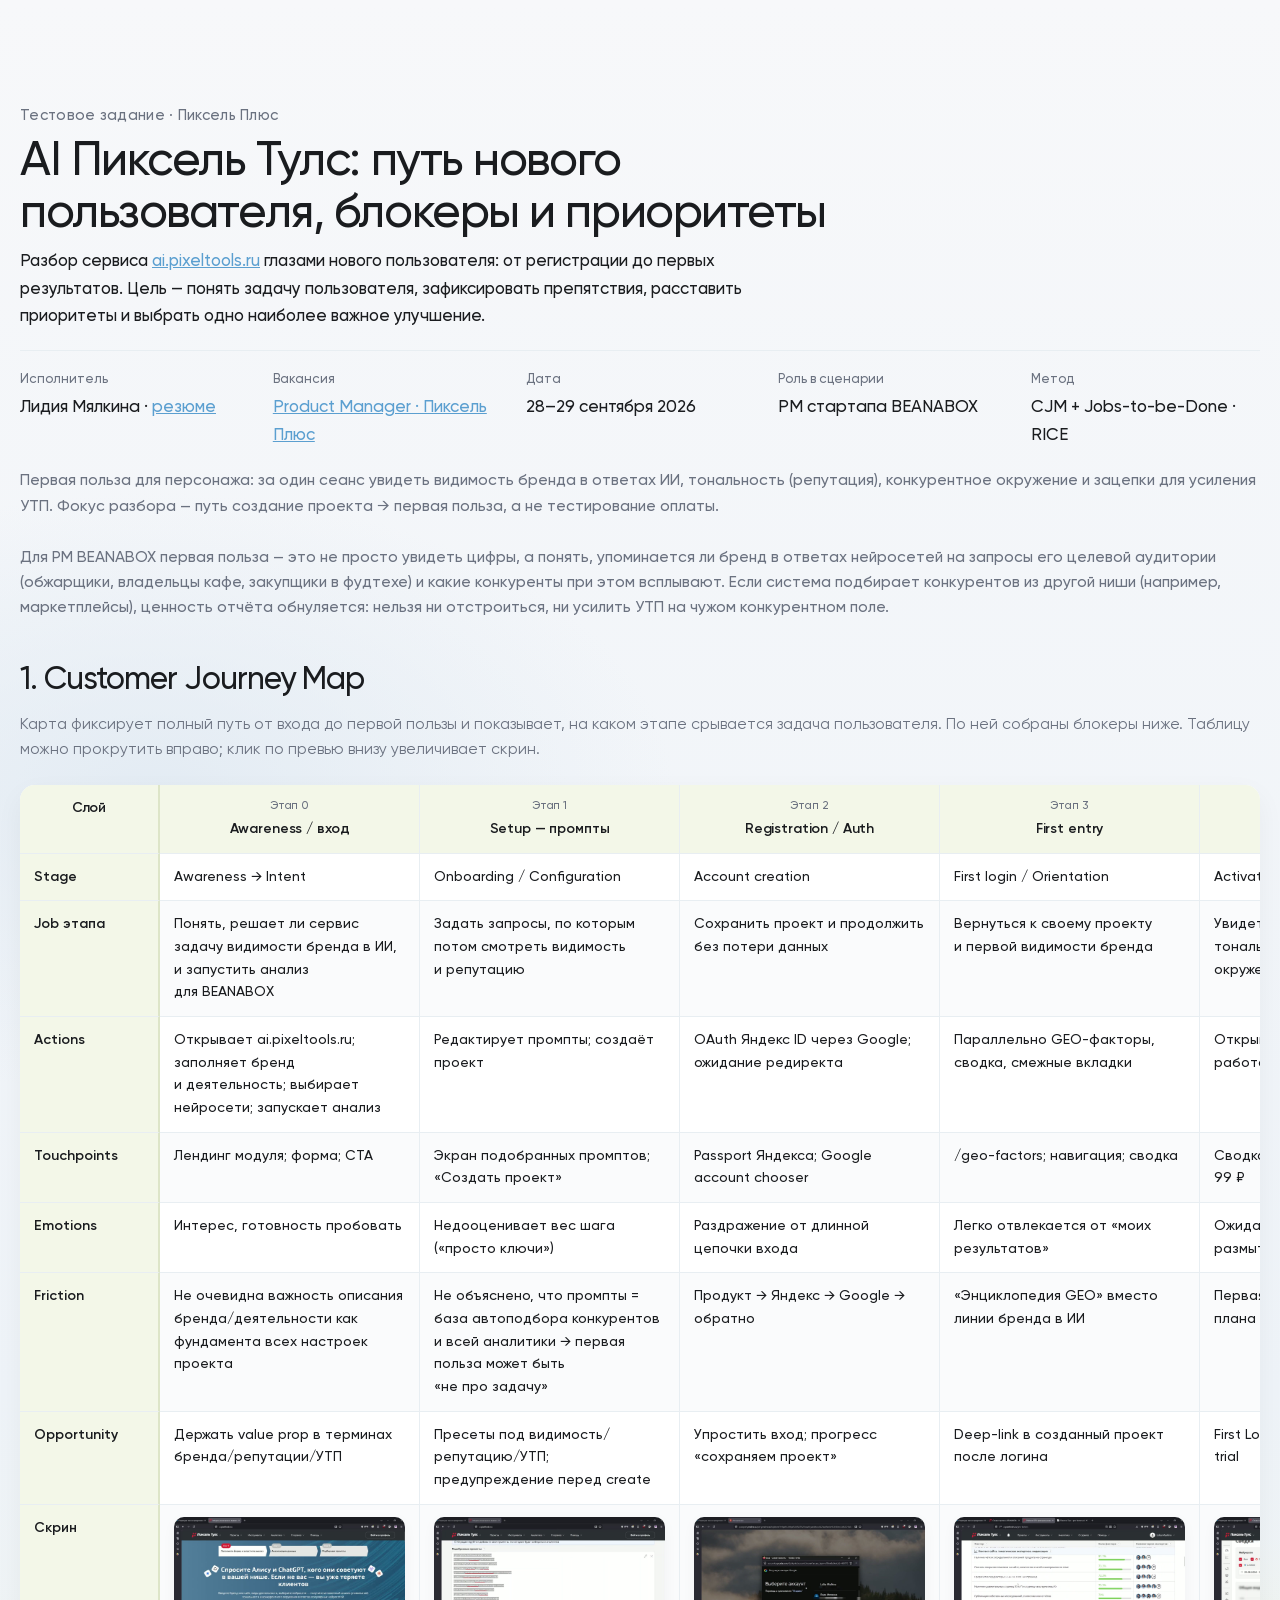
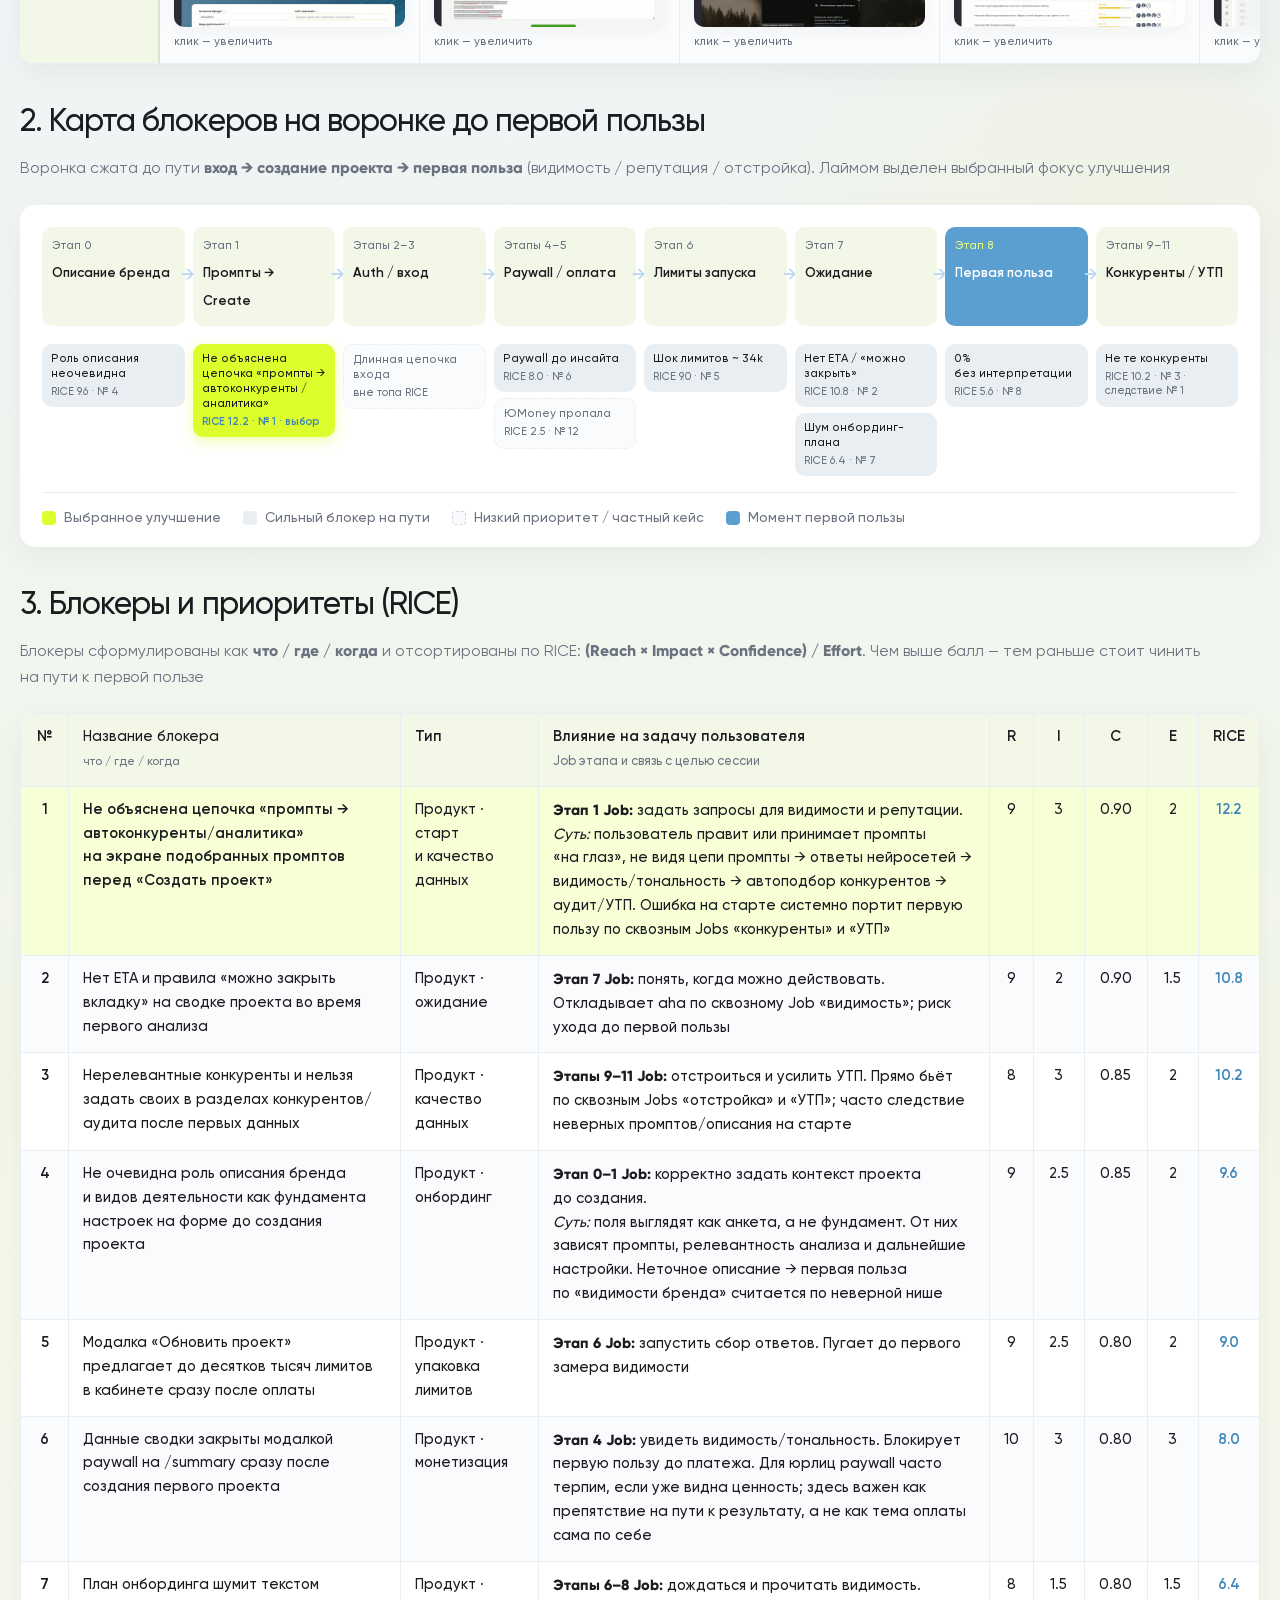
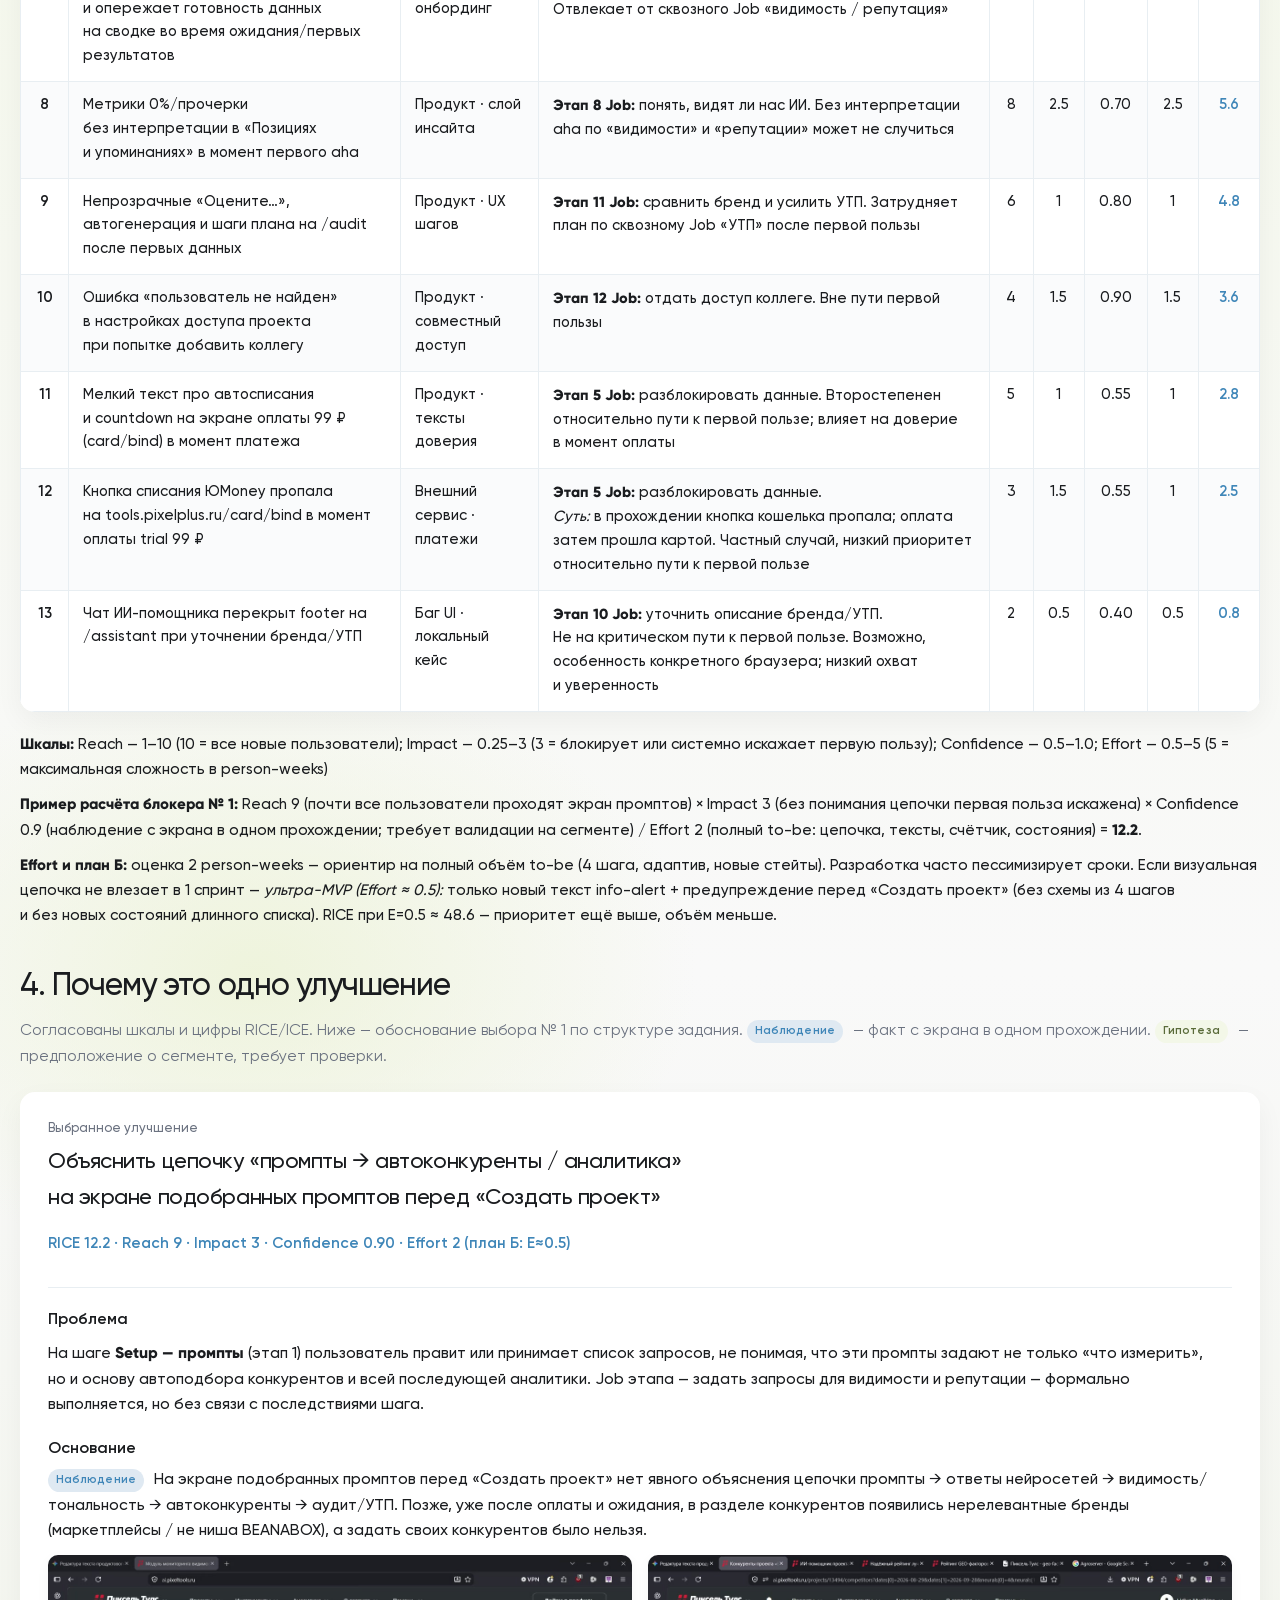
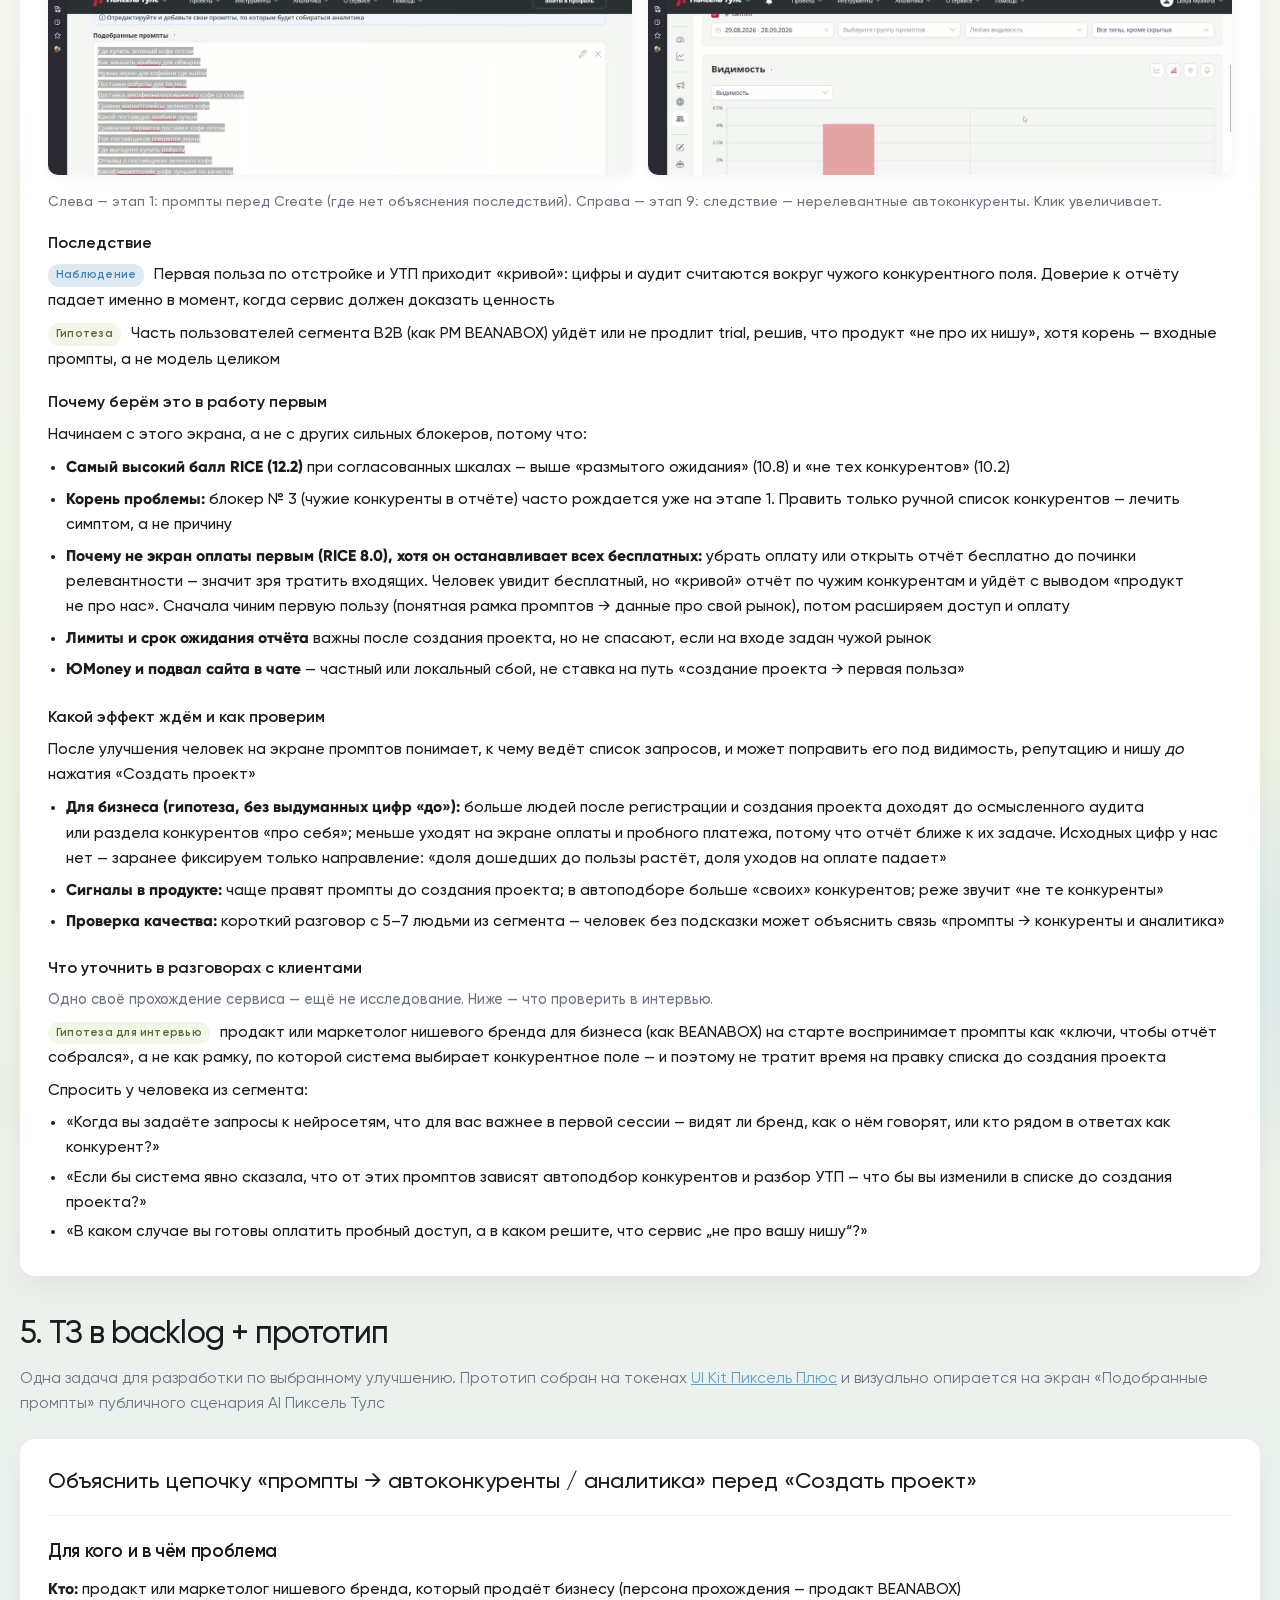
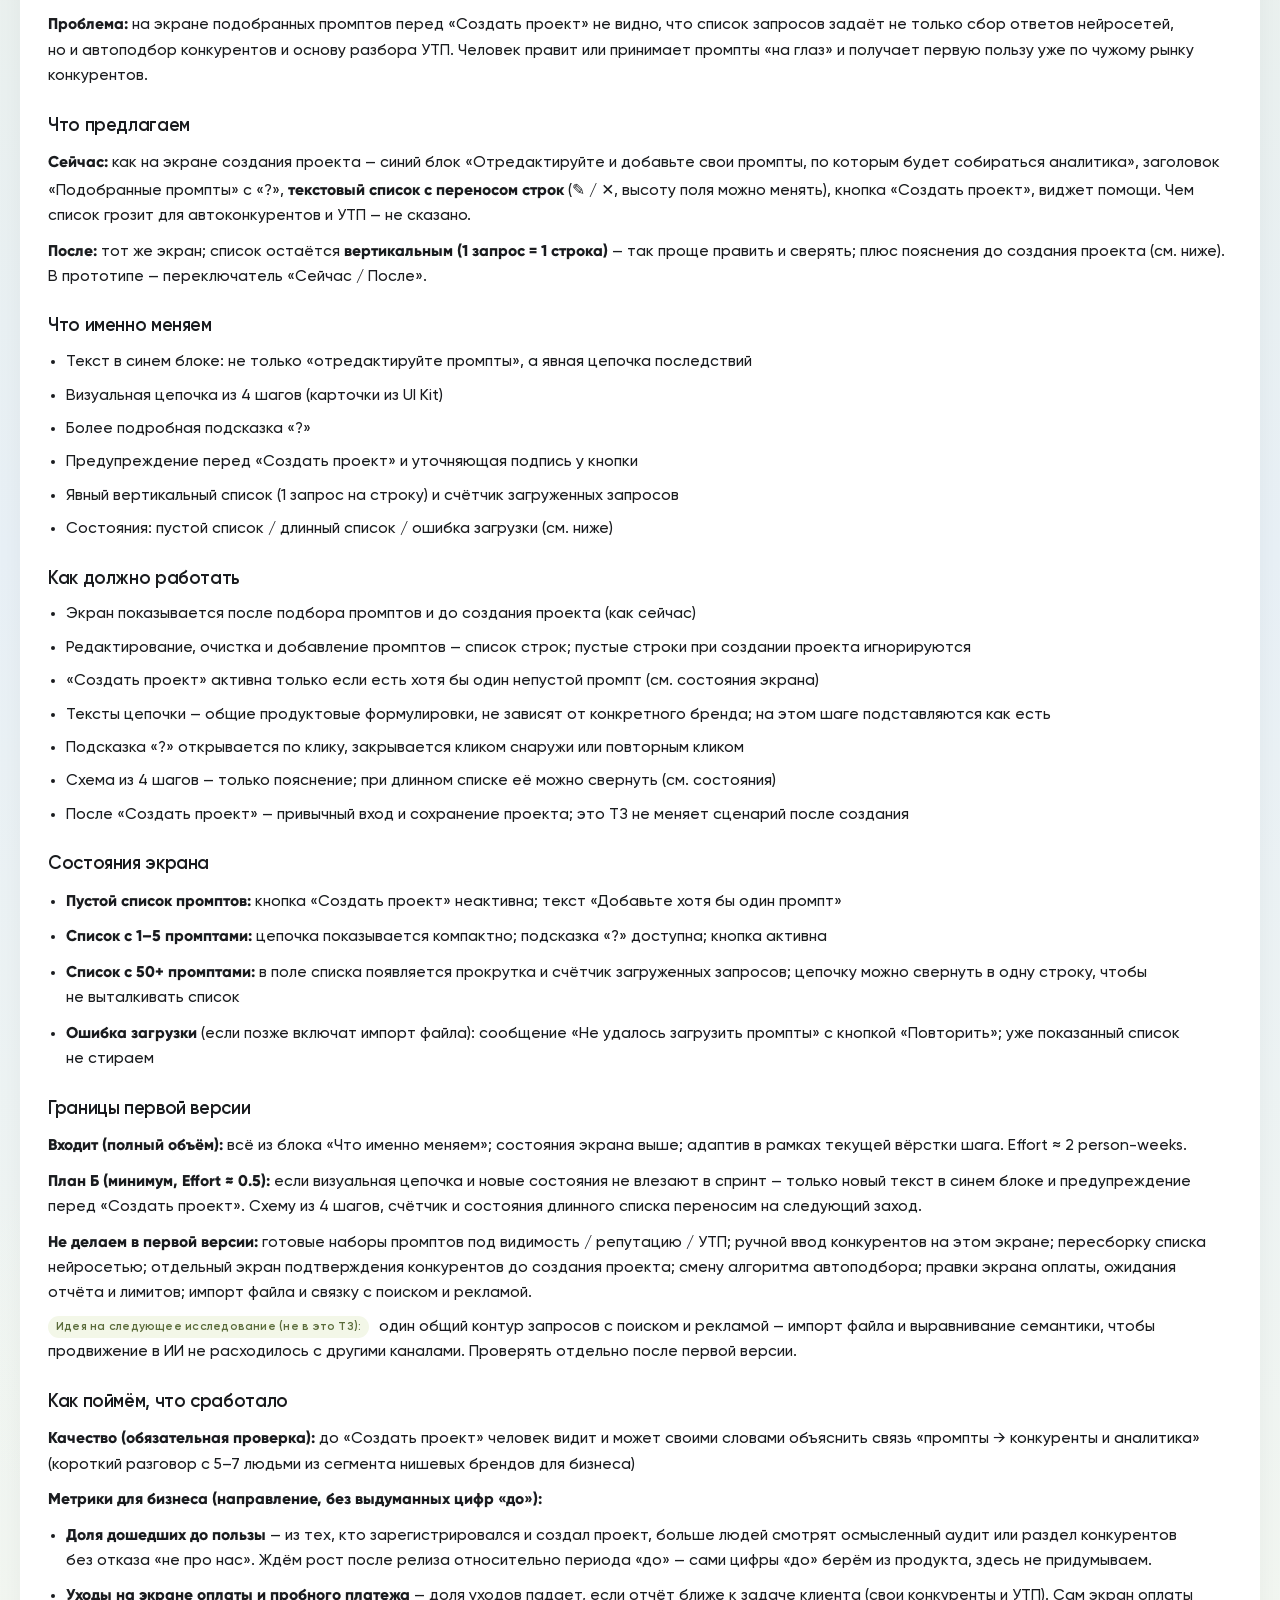
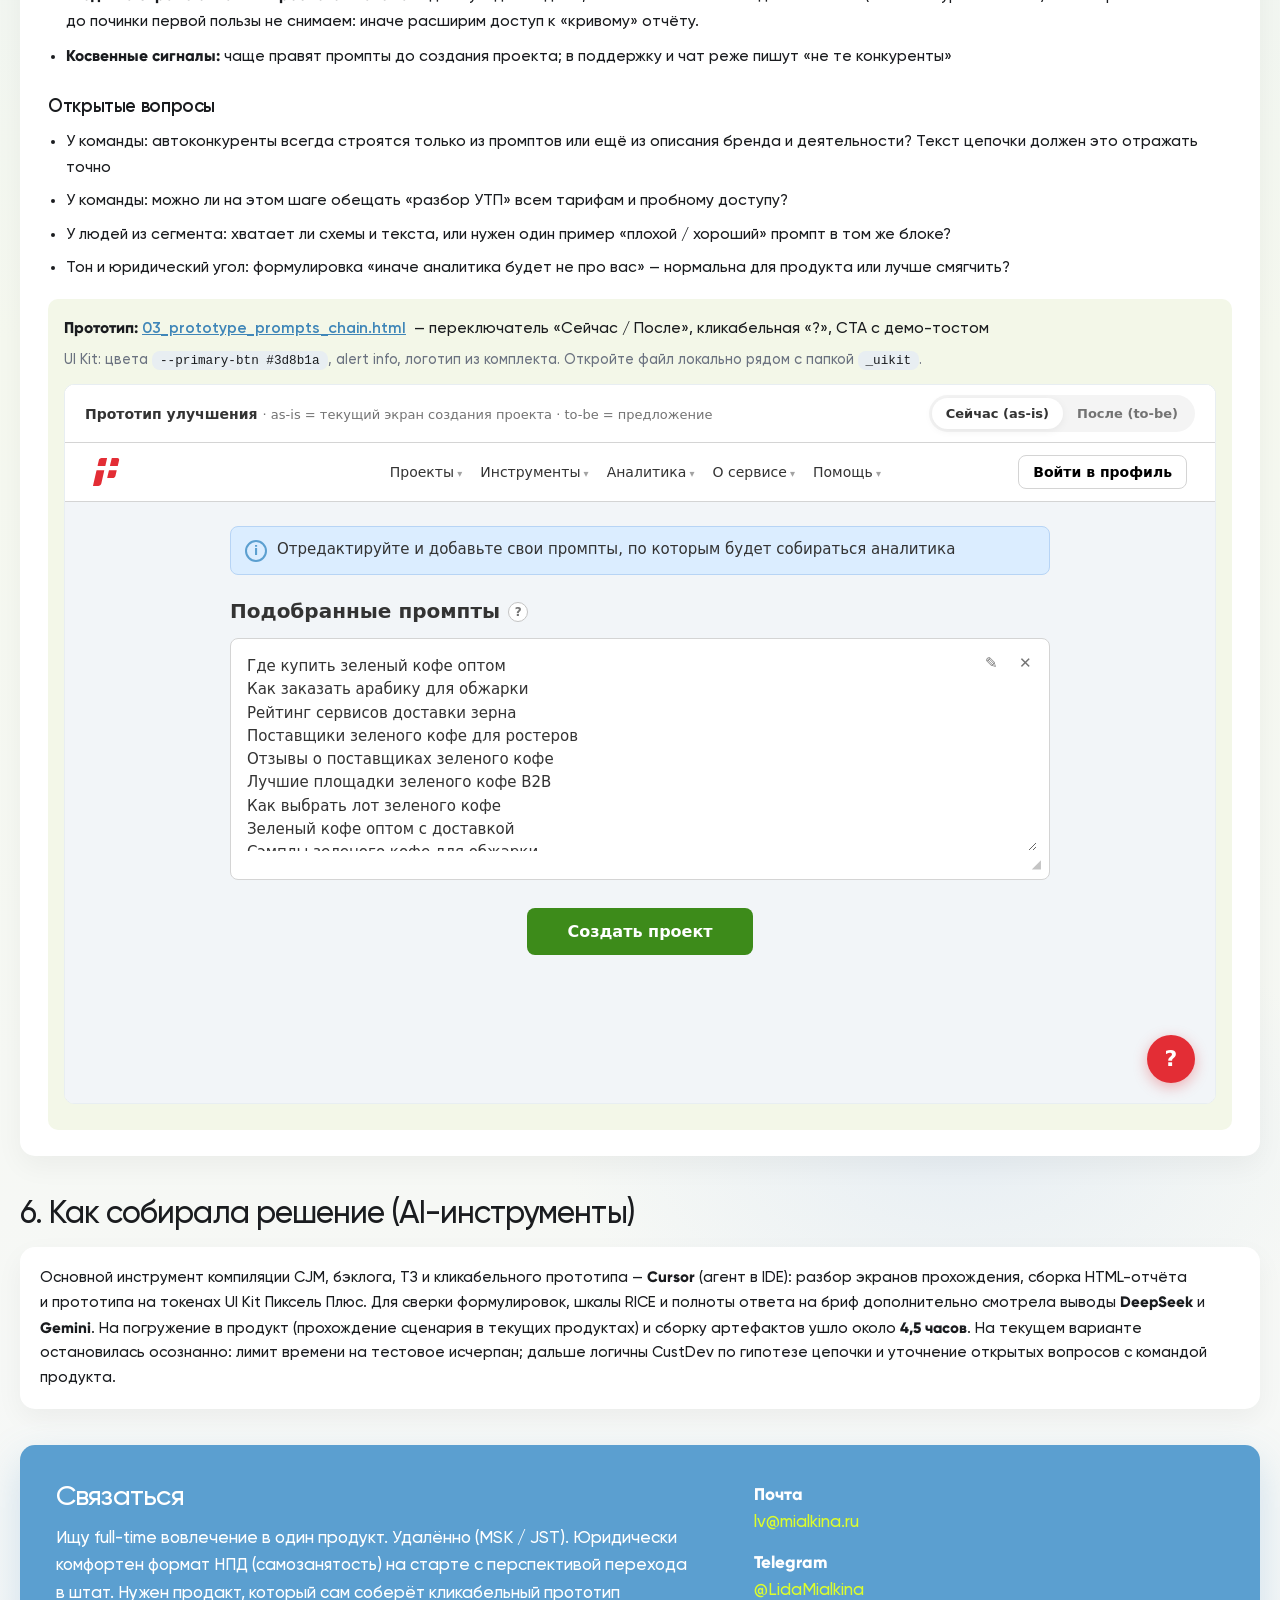
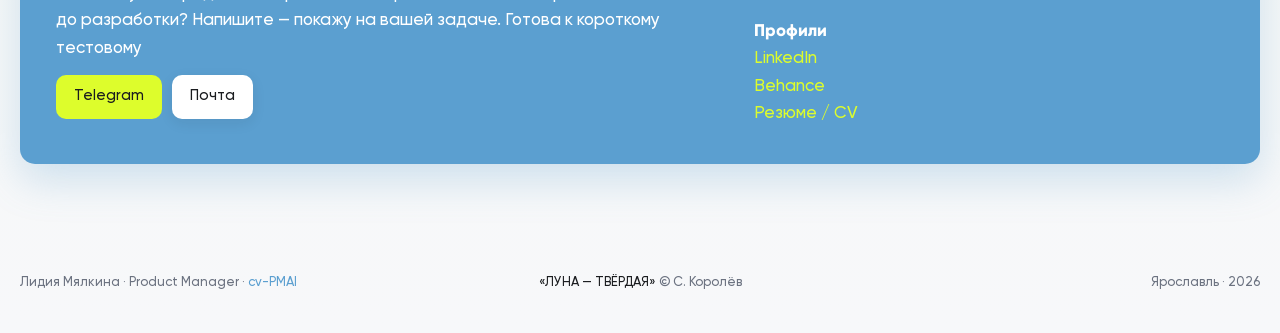
<file: index.html>
<!DOCTYPE html>
<html lang="ru">
<head>
<meta charset="utf-8"/>
<meta name="viewport" content="width=device-width, initial-scale=1"/>
<meta name="theme-color" content="#5b9fd0"/>
<meta name="color-scheme" content="light"/>
<title>Тестовое Пиксель Плюс: CJM и ТЗ AI Пиксель Тулс — Лидия Мялкина</title>
<meta name="description" content="Тестовое на вакансию Product Manager Пиксель Плюс: CJM, блокеры RICE, обоснование и ТЗ с прототипом цепочки промптов. Исполнитель — Лидия Мялкина."/>
<meta name="author" content="Лидия Мялкина"/>
<meta name="robots" content="noindex, nofollow"/>
<meta name="googlebot" content="noindex, nofollow"/>
<link rel="canonical" href="https://lidee4ka.github.io/cv-PMAI/"/>
<link rel="alternate" hreflang="ru-RU" href="https://lidee4ka.github.io/cv-PMAI/"/>
<link rel="alternate" hreflang="x-default" href="https://lidee4ka.github.io/cv-PMAI/"/>

<meta property="og:type" content="article"/>
<meta property="og:locale" content="ru_RU"/>
<meta property="og:site_name" content="Лидия Мялкина · Product Manager"/>
<meta property="og:title" content="Тестовое Пиксель Плюс: CJM и ТЗ AI Пиксель Тулс — Лидия Мялкина"/>
<meta property="og:description" content="CJM, приоритет блокеров RICE и ТЗ с прототипом улучшения экрана промптов для AI Пиксель Тулс. Вакансия Product Manager в B2B SaaS."/>
<meta property="og:url" content="https://lidee4ka.github.io/cv-PMAI/"/>
<meta property="og:image" content="https://lidee4ka.github.io/cv-PMAI/og-cover-ru.jpg?v=6"/>
<meta property="og:image:alt" content="Лидия Мялкина — продакт-менеджер, UX/UI, vibe-coding"/>

<meta name="twitter:card" content="summary_large_image"/>
<meta name="twitter:title" content="Тестовое Пиксель Плюс: CJM и ТЗ — Лидия Мялкина"/>
<meta name="twitter:description" content="CJM, RICE и ТЗ с прототипом для AI Пиксель Тулс. Product Manager, B2B SaaS."/>
<meta name="twitter:image" content="https://lidee4ka.github.io/cv-PMAI/og-cover-ru.jpg?v=6"/>
<meta name="twitter:image:alt" content="Лидия Мялкина — продакт-менеджер, UX/UI, vibe-coding"/>

<script type="application/ld+json">
{
  "@context": "https://schema.org",
  "@type": "Article",
  "inLanguage": "ru-RU",
  "headline": "Тестовое задание Пиксель Плюс: CJM, блокеры RICE и ТЗ с прототипом",
  "description": "Разбор AI Пиксель Тулс глазами нового пользователя: CJM, приоритезация блокеров и ТЗ улучшения экрана промптов.",
  "datePublished": "2026-09-28",
  "dateModified": "2026-09-29",
  "author": {
    "@type": "Person",
    "name": "Лидия Мялкина",
    "url": "https://lidee4ka.github.io/cv-PMAI/",
    "email": "lv@mialkina.ru"
  },
  "about": {
    "@type": "JobPosting",
    "title": "Продуктовый менеджер / Product Manager в B2B SaaS — Discovery и AI-прототипирование",
    "url": "https://hh.ru/vacancy/136839649",
    "hiringOrganization": {
      "@type": "Organization",
      "name": "Пиксель Плюс"
    }
  },
  "isPartOf": {
    "@type": "WebSite",
    "name": "Резюме Лидии Мялкиной",
    "url": "https://lidee4ka.github.io/cv-PMAI/"
  }
}
</script>

<link rel="preconnect" href="https://fonts.googleapis.com"/>
<link rel="preconnect" href="https://fonts.gstatic.com" crossorigin/>
<link href="https://fonts.googleapis.com/css2?family=Plus+Jakarta+Sans:wght@400;500;600;700;800&display=swap" rel="stylesheet"/>
<style>
  @font-face {
    font-family: "Gilroy";
    src: url("fonts/Gilroy-Light.woff") format("woff");
    font-weight: 300;
    font-style: normal;
    font-display: swap;
  }
  @font-face {
    font-family: "Gilroy";
    src: url("fonts/Gilroy-Regular.woff") format("woff");
    font-weight: 400;
    font-style: normal;
    font-display: swap;
  }
  @font-face {
    font-family: "Gilroy";
    src: url("fonts/Gilroy-Medium.woff") format("woff");
    font-weight: 500;
    font-style: normal;
    font-display: swap;
  }
  @font-face {
    font-family: "Gilroy";
    src: url("fonts/Gilroy-Semibold.woff") format("woff");
    font-weight: 600;
    font-style: normal;
    font-display: swap;
  }
  @font-face {
    font-family: "Gilroy";
    src: url("fonts/Gilroy-ExtraBold.woff") format("woff");
    font-weight: 800;
    font-style: normal;
    font-display: swap;
  }

  /* Live theme from https://lidee4ka.github.io/cv-PMAI/ */
  :root {
    --navy: #5b9fd0;
    --navy-ink: #3f86b8;
    --burgundy: #6b7280;
    --gold: #DDFD2C;
    --gold-soft: #e8ff7a;
    --paper: #f9f9f9;
    --paper-2: #f3f7e8;
    --white: #fff;
    --ink: #1a1c1f;
    --muted: #6b7280;
    --line: #e8eef2;
    --blue: #5b9fd0;
    --peach: #bad8f3;
    --lime: #DDFD2C;
    --violet: #5b9fd0;
    --shadow: 0 12px 32px #1a1c1f10;
    --radius: 10px;
    --link: #5b9fd0;
    --cta: #DDFD2C;
    --sans: "Gilroy", "Plus Jakarta Sans", "Segoe UI", system-ui, sans-serif;
    --max: 1400px;
    --th: #f3f7e8;
  }

  * { box-sizing: border-box; }

  body {
    margin: 0;
    color: var(--ink);
    font: 500 17px/1.62 var(--sans);
    letter-spacing: 0;
    text-rendering: optimizeLegibility;
    background-color: #f9f9f9;
    background-image:
      radial-gradient(900px 520px at 12% 8%, #dfe9f2cc 0%, transparent 58%),
      radial-gradient(820px 480px at 88% 18%, #eff2e1cc 0%, transparent 55%),
      radial-gradient(760px 520px at 20% 42%, #ebf2d3c2 0%, transparent 58%),
      radial-gradient(700px 460px at 82% 58%, #bad8f399 0%, transparent 55%),
      radial-gradient(780px 500px at 30% 78%, #f6faedb8 0%, transparent 58%),
      radial-gradient(720px 440px at 75% 92%, #e1eaf3b0 0%, transparent 55%),
      linear-gradient(180deg, #f7f8fa 0%, #eef3f8 14%, #f3f7e8 28%, #f9f9f9 42%, #eef2e4 56%, #e8f0f6 70%, #f5f8ef 84%, #f7f8fa 100%);
  }

  .doc-header {
    background: transparent;
    border-radius: 0;
    padding: 0;
    margin-bottom: 20px;
    box-shadow: none;
  }
  .doc-header .kicker { margin-bottom: 10px; }
  .doc-header h1 { margin-bottom: 8px; }
  .doc-lead {
    color: var(--ink);
    font-size: 1.05rem;
    max-width: 48rem;
    margin: 0 0 20px;
  }
  .doc-facts {
    display: grid;
    grid-template-columns: repeat(auto-fit, minmax(180px, 1fr));
    gap: 14px 24px;
    margin: 0;
    padding: 18px 0 0;
    border-top: 1px solid var(--line);
  }
  .doc-facts dt {
    margin: 0;
    color: var(--muted);
    font-size: 0.82rem;
    font-weight: 500;
  }
  .doc-facts dd {
    margin: 4px 0 0;
    color: var(--ink);
    font-weight: 500;
  }
  .doc-facts a { font-weight: 500; }

  .note {
    background: transparent;
    border: 0;
    border-radius: 0;
    padding: 0;
    font-size: 0.98rem;
    margin: 0 0 28px;
    box-shadow: none;
    color: var(--muted);
    font-weight: 500;
  }
  .note strong {
    color: var(--muted);
    font-weight: 500;
  }

  .wrap {
    width: min(var(--max), calc(100% - 40px));
    margin-inline: auto;
    padding: 40px 0 72px;
  }

  h1, h2, h3 {
    font-family: var(--sans);
    color: #1a1c1f;
    font-weight: 500;
    letter-spacing: -0.03em;
    text-wrap: balance;
    margin: 0;
  }
  h1 {
    font-size: clamp(32px, 5vw, 48px);
    line-height: 1.08;
    margin-bottom: 10px;
  }
  h2 {
    font-size: clamp(24px, 3vw, 32px);
    line-height: 1.15;
    margin: 40px 0 14px;
  }

  .kicker {
    color: #6b7280;
    letter-spacing: 0.02em;
    margin: 0 0 14px;
    font-size: 15px;
    font-weight: 500;
    line-height: 1.45;
  }

  .meta {
    color: var(--muted);
    font-size: 0.98rem;
    margin: 0 0 22px;
    font-weight: 400;
  }

  .card {
    background: var(--white);
    border-radius: 15px;
    padding: 18px;
    border: 0;
    box-shadow: 0 10px 28px #1a1c1f0c;
  }

  .cjm-scroll {
    overflow-x: auto;
    overflow-y: hidden;
    -webkit-overflow-scrolling: touch;
    border: 0;
    border-radius: 15px;
    background: var(--white);
    box-shadow: 0 10px 28px #1a1c1f0c;
  }
  .cjm-scroll::-webkit-scrollbar { height: 10px; }
  .cjm-scroll::-webkit-scrollbar-thumb {
    background: #5b9fd0;
    border-radius: 8px;
  }
  .cjm-scroll::-webkit-scrollbar-track {
    background: #e8eef2;
    border-radius: 8px;
  }

  table.cjm {
    border-collapse: separate;
    border-spacing: 0;
    min-width: max-content;
    font-size: 0.875rem;
  }
  table.cjm th, table.cjm td {
    border-right: 1px solid var(--line);
    border-bottom: 1px solid var(--line);
    padding: 12px 14px;
    vertical-align: top;
    min-width: 220px;
    max-width: 260px;
  }
  table.cjm th.row-label, table.cjm td.row-label {
    position: sticky;
    left: 0;
    z-index: 3;
    background: #f3f7e8;
    min-width: 140px;
    max-width: 160px;
    font-weight: 600;
    color: #1a1c1f;
    border-right: 2px solid #dde5c8;
  }
  table.cjm thead th {
    background: #f3f7e8;
    color: #1a1c1f;
    font-weight: 600;
    position: sticky;
    top: 0;
    z-index: 2;
    letter-spacing: -0.01em;
    white-space: nowrap;
  }
  table.cjm thead th.row-label {
    z-index: 4;
    background: #f3f7e8;
    color: #1a1c1f;
  }
  table.cjm tbody tr:nth-child(even) td:not(.row-label) { background: #fafbfc; }
  table.cjm tbody tr:nth-child(odd) td:not(.row-label) { background: var(--white); }

  .stage-num {
    display: block;
    font-size: 0.72rem;
    font-weight: 500;
    color: var(--muted);
    margin-bottom: 2px;
  }

  .thumb {
    display: block;
    width: 100%;
    height: 110px;
    object-fit: cover;
    object-position: top;
    border-radius: 10px;
    border: 0;
    cursor: zoom-in;
    background: #e8eef2;
    box-shadow: 0 4px 14px #1a1c1f0a;
    transition: transform 0.15s ease, box-shadow 0.15s ease;
  }
  .thumb:hover {
    transform: translateY(-1px);
    box-shadow: 0 8px 20px #1a1c1f14;
  }
  .thumb-hint { color: var(--muted); font-size: 0.72rem; margin-top: 6px; }

  .blockers-wrap {
    overflow-x: auto;
    border-radius: 15px;
    border: 0;
    background: var(--white);
    box-shadow: 0 10px 28px #1a1c1f0c;
  }
  table.blockers {
    width: 100%;
    border-collapse: collapse;
    font-size: 0.92rem;
    background: var(--white);
  }
  table.blockers th, table.blockers td {
    border: 1px solid var(--line);
    padding: 12px 14px;
    vertical-align: top;
    text-align: left;
  }
  table.blockers thead th {
    background: #f3f7e8;
    color: #1a1c1f;
    font-weight: 600;
    white-space: nowrap;
  }
  table.blockers thead th span { color: var(--muted) !important; font-weight: 500; }
  table.blockers tbody tr:nth-child(even) td { background: #fafbfc; }
  table.blockers tbody tr.is-pick td {
    background: #f6ffd6;
  }
  table.blockers tbody tr.is-pick td.name {
    font-weight: 600;
  }
  table.blockers .num {
    width: 48px;
    text-align: center;
    font-weight: 600;
    color: #1a1c1f;
  }
  table.blockers .rice {
    font-weight: 600;
    color: #3f86b8;
    white-space: nowrap;
  }
  table.blockers .metric { text-align: center; white-space: nowrap; }
  table.blockers .name { min-width: 260px; font-weight: 500; }
  table.blockers .jtbd { min-width: 280px; color: var(--ink); }

  .type-tag {
    display: inline;
    padding: 0;
    border-radius: 0;
    background: transparent;
    color: var(--ink);
    border: 0;
    font-size: inherit;
    font-weight: 500;
    box-shadow: none;
  }

  .scales {
    font-size: 0.95rem;
    color: var(--muted);
    margin: 8px 0 16px;
  }
  .scales strong { color: var(--ink); font-weight: 600; }

  code {
    font-family: ui-monospace, "Cascadia Code", Consolas, monospace;
    font-size: 0.88em;
    background: #e8eef2;
    border: 0;
    border-radius: 8px;
    padding: 2px 8px;
    color: #1a1c1f;
  }

  a { color: var(--link); }
  a:hover { color: var(--navy-ink); }

  .lightbox {
    display: none;
    position: fixed;
    inset: 0;
    background: rgba(26, 28, 31, 0.88);
    z-index: 1000;
    align-items: center;
    justify-content: center;
    padding: 24px;
    cursor: zoom-out;
  }
  .lightbox.open { display: flex; }
  .lightbox img {
    max-width: min(96vw, 1400px);
    max-height: 92vh;
    border-radius: 15px;
    box-shadow: 0 16px 40px rgba(0, 0, 0, 0.35);
  }


  /* Funnel map */
  .funnel {
    background: var(--white);
    border-radius: 15px;
    box-shadow: 0 10px 28px #1a1c1f0c;
    padding: 22px 22px 18px;
    margin: 0 0 8px;
  }
  .funnel-track {
    display: grid;
    grid-template-columns: repeat(8, minmax(0, 1fr));
    gap: 8px;
    align-items: stretch;
    margin-bottom: 18px;
  }
  .funnel-stage {
    background: #f3f7e8;
    border-radius: 10px;
    padding: 10px 10px 12px;
    min-height: 72px;
    position: relative;
  }
  .funnel-stage::after {
    content: "→";
    position: absolute;
    right: -10px;
    top: 50%;
    transform: translateY(-50%);
    color: #bad8f3;
    font-weight: 600;
    z-index: 1;
  }
  .funnel-stage:last-child::after { content: none; }
  .funnel-stage .fs-num {
    display: block;
    color: var(--muted);
    font-size: 0.72rem;
    font-weight: 500;
    margin-bottom: 4px;
  }
  .funnel-stage .fs-title {
    color: var(--ink);
    font-size: 0.82rem;
    font-weight: 600;
    line-height: 1.25;
  }
  .funnel-stage.is-aha {
    background: #5b9fd0;
  }
  .funnel-stage.is-aha .fs-num { color: #e8ff7a; }
  .funnel-stage.is-aha .fs-title { color: #fff; }

  .funnel-blockers {
    display: grid;
    grid-template-columns: repeat(8, minmax(0, 1fr));
    gap: 8px;
  }
  .fb-col {
    display: flex;
    flex-direction: column;
    gap: 6px;
    min-height: 1px;
  }
  .fb {
    border-radius: 10px;
    padding: 8px 9px;
    font-size: 0.72rem;
    line-height: 1.3;
    font-weight: 500;
    background: #e8eef2;
    color: var(--ink);
  }
  .fb .fb-rice {
    display: block;
    color: var(--muted);
    font-size: 0.68rem;
    margin-top: 3px;
  }
  .fb.is-pick {
    background: #DDFD2C;
    color: #1a1c1f;
    box-shadow: 0 4px 14px #DDFD2C66;
  }
  .fb.is-pick .fb-rice { color: #3f86b8; font-weight: 600; }
  .fb.is-low {
    background: #fafbfc;
    color: var(--muted);
    border: 1px dashed var(--line);
  }
  .funnel-legend {
    display: flex;
    flex-wrap: wrap;
    gap: 14px 22px;
    margin-top: 16px;
    padding-top: 14px;
    border-top: 1px solid var(--line);
    color: var(--muted);
    font-size: 0.85rem;
  }
  .funnel-legend span {
    display: inline-flex;
    align-items: center;
    gap: 8px;
  }
  .funnel-legend i {
    width: 14px;
    height: 14px;
    border-radius: 4px;
    display: inline-block;
  }
  .lg-pick { background: #DDFD2C; }
  .lg-mid { background: #e8eef2; }
  .lg-low { background: #fafbfc; border: 1px dashed #cfd8e0; }
  .lg-aha { background: #5b9fd0; }

  @media (max-width: 1100px) {
    .funnel-track, .funnel-blockers {
      grid-template-columns: repeat(4, minmax(0, 1fr));
    }
    .funnel-stage:nth-child(4)::after { content: none; }
  }
  @media (max-width: 720px) {
    .funnel-track, .funnel-blockers {
      grid-template-columns: 1fr 1fr;
    }
    .funnel-stage:nth-child(even)::after { content: none; }
  }

  /* Choice / rationale */
  .choice {
    background: var(--white);
    border-radius: 15px;
    box-shadow: 0 10px 28px #1a1c1f0c;
    padding: 26px 28px;
    margin: 8px 0 28px;
  }
  .choice-pick {
    margin: 0 0 20px;
    padding-bottom: 16px;
    border-bottom: 1px solid var(--line);
  }
  .choice-pick .label {
    color: var(--muted);
    font-size: 0.82rem;
    font-weight: 500;
    margin: 0 0 6px;
  }
  .choice-pick h3 {
    font-size: clamp(18px, 2.2vw, 22px);
    font-weight: 500;
    margin: 0 0 8px;
    letter-spacing: -0.02em;
  }
  .choice-pick .rice-line {
    color: #3f86b8;
    font-weight: 600;
    font-size: 0.95rem;
  }
  .choice-grid {
    display: grid;
    gap: 18px;
  }
  .choice-item h4 {
    margin: 0 0 6px;
    font-size: 1rem;
    font-weight: 600;
    color: var(--ink);
  }
  .choice-item p, .choice-item li {
    margin: 0;
    color: var(--ink);
    font-size: 0.98rem;
  }
  .choice-item ul {
    margin: 6px 0 0;
    padding-left: 1.15rem;
  }
  .choice-item li { margin: 4px 0; }
  .tag-obs, .tag-hyp {
    display: inline-block;
    font-size: 0.72rem;
    font-weight: 600;
    letter-spacing: 0.02em;
    border-radius: 999px;
    padding: 2px 8px;
    margin-right: 6px;
    vertical-align: 1px;
  }
  .tag-obs { background: #dfe9f2; color: #3f86b8; }
  .tag-hyp { background: #f3f7e8; color: #5a6b3a; }
  .choice-shot {
    margin-top: 10px;
    display: grid;
    grid-template-columns: 1fr 1fr;
    gap: 16px;
    align-items: start;
  }
  .choice-shot img {
    width: 100%;
    height: auto;
    max-height: 220px;
    object-fit: cover;
    object-position: top;
    border-radius: 10px;
    cursor: zoom-in;
    box-shadow: 0 4px 14px #1a1c1f0a;
  }
  .choice-shot .shot-cap {
    color: var(--muted);
    font-size: 0.88rem;
  }
  @media (max-width: 720px) {
    .choice { padding: 20px 18px; }
    .choice-shot { grid-template-columns: 1fr; }
  }


  /* TZ block */
  .tz {
    background: var(--white);
    border-radius: 15px;
    box-shadow: 0 10px 28px #1a1c1f0c;
    padding: 26px 28px;
    margin: 8px 0 28px;
  }
  .tz h3 {
    font-size: 1.15rem;
    font-weight: 600;
    margin: 22px 0 8px;
    letter-spacing: -0.02em;
  }
  .tz h3:first-child { margin-top: 0; }
  .tz p, .tz li { margin: 0 0 8px; font-size: 0.98rem; }
  .tz ul { margin: 6px 0 10px; padding-left: 1.15rem; }
  .tz .tz-title {
    font-size: clamp(18px, 2.2vw, 22px);
    font-weight: 500;
    margin: 0 0 14px;
    padding-bottom: 14px;
    border-bottom: 1px solid var(--line);
  }
  .tz-proto {
    margin-top: 18px;
    padding: 16px;
    background: #f3f7e8;
    border-radius: 10px;
  }
  .tz-proto a {
    color: #3f86b8;
    font-weight: 600;
  }
  .tz-iframe {
    width: 100%;
    height: 720px;
    border: 1px solid var(--line);
    border-radius: 10px;
    margin-top: 12px;
    background: #fff;
  }
  .rice-box {
    background: transparent;
    border: 0;
    box-shadow: none;
    border-radius: 0;
    padding: 12px 0 0;
    margin: 8px 0 28px;
    font-size: 0.95rem;
  }
  .ai-tools {
    background: var(--white);
    border-radius: 15px;
    box-shadow: 0 10px 28px #1a1c1f0c;
    padding: 18px 20px;
    margin: 0 0 20px;
    font-size: 0.95rem;
  }
  .rice-box p, .ai-tools p { margin: 0 0 10px; }
  .rice-box p:last-child, .ai-tools p:last-child { margin-bottom: 0; }

  .btn {
    display: inline-flex;
    align-items: center;
    justify-content: center;
    min-height: 44px;
    padding: 0 18px;
    border-radius: 10px;
    font-weight: 500;
    font-size: 15px;
    text-decoration: none;
    border: 0;
    cursor: pointer;
  }
  .btn-primary {
    background: #5b9fd0;
    color: #fff;
    box-shadow: 0 6px 18px #5b9fd044;
  }
  .btn-primary:hover, .btn-primary:focus-visible { background: #3f86b8; color: #fff; }
  .btn-ghost {
    background: var(--white);
    color: #1a1c1f;
    box-shadow: 0 4px 14px #1a1c1f12;
  }
  .btn-ghost:hover, .btn-ghost:focus-visible { background: #f3f7e8; color: #1a1c1f; }

  .contacts {
    display: grid;
    grid-template-columns: 1.4fr 1fr;
    gap: 28px 40px;
    background: #5b9fd0;
    color: #fff;
    border-radius: 15px;
    padding: 36px;
    box-shadow: 0 16px 40px #5b9fd044;
    margin: 8px 0 0;
  }
  .contacts h2 {
    color: #fff;
    font-size: clamp(22px, 3vw, 28px);
    margin: 0 0 12px;
  }
  .contacts p, .contacts b { color: #fff; margin: 0 0 12px; }
  .contacts p:last-child { margin-bottom: 0; }
  .contacts a { color: #DDFD2C; text-decoration: none; }
  .contacts a:hover { color: #e8ff7a; }
  .contacts .btn-primary,
  .contacts .btn-primary:hover {
    background: #DDFD2C;
    color: #1a1c1f;
    box-shadow: none;
  }
  .contacts .btn-ghost,
  .contacts .btn-ghost:hover,
  .contacts .btn-ghost:focus-visible {
    background: #fff;
    color: #1a1c1f;
    box-shadow: 0 4px 14px #1a1c1f14;
  }
  .contact-actions {
    display: flex;
    flex-wrap: wrap;
    gap: 10px;
    margin: 18px 0 0;
  }
  .contact-actions .btn { margin: 0; }

  .site-footer {
    margin-top: 8px;
    padding: 28px 0 40px;
    font-size: 13px;
    color: var(--muted);
  }
  .site-footer .wrap {
    padding: 0;
    display: grid;
    grid-template-columns: minmax(0, 1fr) auto minmax(0, 1fr);
    align-items: baseline;
    gap: 12px 24px;
  }
  .site-footer .foot-left {
    justify-self: start;
    text-align: left;
  }
  .site-footer .foot-right {
    justify-self: end;
    text-align: right;
  }
  .site-footer a {
    color: var(--link);
    text-decoration: none;
    font-weight: 500;
  }
  .site-footer a:hover { color: var(--navy-ink); }
  .site-footer .slogan {
    margin: 0;
    justify-self: center;
    text-align: center;
    font-weight: 500;
    color: var(--ink);
  }
  .site-footer .slogan cite {
    font-style: normal;
    color: var(--muted);
    font-weight: 500;
  }

  @media (max-width: 720px) {
    .contacts {
      grid-template-columns: 1fr;
      padding: 20px 16px;
      border-radius: 12px;
      gap: 20px;
    }
    .contact-actions { gap: 8px; }
    .contact-actions .btn {
      min-height: 42px;
      padding: 0 14px;
      font-size: 13px;
      width: 100%;
    }
    .site-footer { padding: 20px 0 36px; font-size: 12px; }
    .site-footer .wrap {
      grid-template-columns: 1fr;
      justify-items: center;
      text-align: center;
      gap: 8px;
    }
    .site-footer .foot-left,
    .site-footer .foot-right,
    .site-footer .slogan {
      justify-self: center;
      text-align: center;
    }
  }

  @media (max-width: 720px) {
    .tz { padding: 20px 18px; }
    .tz-iframe { height: 640px; }
  }


  .site-nav {
    position: sticky;
    top: 0;
    z-index: 50;
    background: #fffffff5;
    -webkit-backdrop-filter: blur(12px);
    backdrop-filter: blur(12px);
    border-bottom: 1px solid var(--line);
    box-shadow: 0 8px 24px #1a1c1f0a;
    transform: translateY(-110%);
    opacity: 0;
    pointer-events: none;
    transition: transform 0.22s ease, opacity 0.22s ease;
  }
  .site-nav.is-visible {
    transform: translateY(0);
    opacity: 1;
    pointer-events: auto;
  }
  .site-nav-inner {
    width: min(var(--max), calc(100% - 40px));
    margin-inline: auto;
    min-height: 64px;
    display: flex;
    align-items: center;
    justify-content: space-between;
    gap: 16px;
  }
  .site-nav-brand {
    display: flex;
    flex-direction: column;
    text-decoration: none;
    color: var(--ink);
    flex-shrink: 0;
  }
  .site-nav-brand b { font-size: 15px; font-weight: 600; line-height: 1.2; }
  .site-nav-brand span { font-size: 12px; color: var(--muted); font-weight: 500; }
  .site-nav-links {
    display: flex;
    flex-wrap: wrap;
    gap: 4px 2px;
    font-size: 14px;
    font-weight: 500;
  }
  .site-nav-links a {
    color: var(--ink);
    text-decoration: none;
    padding: 8px 10px;
    border-radius: 10px;
  }
  .site-nav-links a:hover,
  .site-nav-links a:focus-visible,
  .site-nav-links a.is-active {
    background: var(--white);
    box-shadow: 0 4px 14px #1a1c1f12;
    color: #1a1c1f;
  }
  .nav-toggle {
    display: none;
    width: 44px;
    height: 44px;
    border: 1px solid var(--line);
    border-radius: 10px;
    background: var(--white);
    cursor: pointer;
    position: relative;
    flex-shrink: 0;
    padding: 0;
  }
  .nav-toggle span {
    position: absolute;
    left: 12px;
    right: 12px;
    height: 2px;
    background: var(--ink);
    border-radius: 1px;
    transition: transform .2s, opacity .2s, top .2s;
  }
  .nav-toggle span:nth-child(1) { top: 15px; }
  .nav-toggle span:nth-child(2) { top: 21px; }
  .nav-toggle span:nth-child(3) { top: 27px; }
  .nav-toggle[aria-expanded="true"] span:nth-child(1) {
    top: 21px;
    transform: rotate(45deg);
  }
  .nav-toggle[aria-expanded="true"] span:nth-child(2) { opacity: 0; }
  .nav-toggle[aria-expanded="true"] span:nth-child(3) {
    top: 21px;
    transform: rotate(-45deg);
  }
  @media (max-width: 900px) {
    .nav-toggle { display: block; }
    .site-nav-inner { position: relative; }
    .site-nav-links {
      display: none;
      position: absolute;
      top: calc(100% + 8px);
      left: 0;
      right: 0;
      flex-direction: column;
      gap: 4px;
      padding: 10px;
      background: #fff;
      border: 1px solid var(--line);
      border-radius: 12px;
      box-shadow: 0 12px 32px #1a1c1f14;
    }
    .site-nav.is-open .site-nav-links { display: flex; }
    .site-nav-links a {
      padding: 12px 14px;
      border-radius: 10px;
    }
  }

  @media (max-width: 720px) {
    .wrap { width: calc(100% - 24px); padding-top: 28px; }
    h1 { font-size: 28px; }
    .site-nav-inner { width: calc(100% - 24px); }
  }
</style>
</head>
<body id="top">

<nav class="site-nav" id="site-nav" aria-label="Разделы отчёта">
  <div class="site-nav-inner">
    <a class="site-nav-brand" href="#top">
      <b>Лидия Мялкина</b>
      <span>Тестовое · Пиксель Плюс</span>
    </a>
    <div class="site-nav-links" id="site-nav-links">
      <a href="#cjm">CJM</a>
      <a href="#funnel">Воронка</a>
      <a href="#blockers">Блокеры</a>
      <a href="#choice">Выбор</a>
      <a href="#tz">ТЗ</a>
      <a href="#ai-tools">AI</a>
      <a href="#kontakty">Связаться</a>
    </div>
    <button class="nav-toggle" id="nav-toggle" type="button" aria-label="Открыть меню" aria-controls="site-nav-links" aria-expanded="false">
      <span></span><span></span><span></span>
    </button>
  </div>
</nav>

<div class="wrap">
  <header class="doc-header">
    <p class="kicker">Тестовое задание · Пиксель Плюс</p>
    <h1>AI Пиксель Тулс: путь нового пользователя, блокеры и приоритеты</h1>
    <p class="doc-lead">
      Разбор сервиса <a href="https://ai.pixeltools.ru/" target="_blank" rel="noopener">ai.pixeltools.ru</a>
      глазами нового пользователя: от&nbsp;регистрации до&nbsp;первых результатов.
      Цель&nbsp;— понять задачу пользователя, зафиксировать препятствия, расставить приоритеты
      и&nbsp;выбрать одно наиболее важное улучшение.
    </p>
    <dl class="doc-facts">
      <div>
        <dt>Исполнитель</dt>
        <dd>Лидия Мялкина · <a href="https://lidee4ka.github.io/cv-PMAI/" target="_blank" rel="noopener">резюме</a></dd>
      </div>
      <div>
        <dt>Вакансия</dt>
        <dd><a href="https://hh.ru/vacancy/136839649" target="_blank" rel="noopener">Product Manager · Пиксель Плюс</a></dd>
      </div>
      <div>
        <dt>Дата</dt>
        <dd>28–29 сентября 2026</dd>
      </div>
      <div>
        <dt>Роль в сценарии</dt>
        <dd>PM стартапа BEANABOX</dd>
      </div>
      <div>
        <dt>Метод</dt>
        <dd>CJM + Jobs-to-be-Done · RICE</dd>
      </div>
    </dl>
  </header>

  <div class="note">
    <strong>Первая польза для&nbsp;персонажа:</strong> за&nbsp;один сеанс увидеть видимость бренда в&nbsp;ответах ИИ,
    тональность (репутация), конкурентное окружение и&nbsp;зацепки для&nbsp;усиления УТП.
    Фокус разбора&nbsp;— путь <strong>создание проекта → первая польза</strong>, а&nbsp;не&nbsp;тестирование оплаты.
    <br/><br/>
    Для&nbsp;PM BEANABOX первая польза&nbsp;— это не&nbsp;просто увидеть цифры, а&nbsp;понять, упоминается ли&nbsp;бренд в&nbsp;ответах нейросетей
    на&nbsp;запросы его целевой аудитории (обжарщики, владельцы кафе, закупщики в&nbsp;фудтехе) и&nbsp;какие конкуренты при&nbsp;этом всплывают.
    Если система подбирает конкурентов из&nbsp;другой ниши (например, маркетплейсы), ценность отчёта обнуляется:
    нельзя ни&nbsp;отстроиться, ни&nbsp;усилить УТП на&nbsp;чужом конкурентном поле.
  </div>

  <h2 id="cjm">1. Customer Journey Map</h2>
  <p class="meta">
    Карта фиксирует полный путь от&nbsp;входа до&nbsp;первой пользы и&nbsp;показывает,
    на&nbsp;каком этапе срывается задача пользователя. По&nbsp;ней собраны блокеры ниже.
    Таблицу можно прокрутить вправо; клик по&nbsp;превью внизу увеличивает скрин.
  </p>

  <div class="cjm-scroll card" style="padding:0">
    <table class="cjm">
      <thead>
        <tr>
          <th class="row-label">Слой</th>
          <th><span class="stage-num">Этап 0</span>Awareness / вход</th>
          <th><span class="stage-num">Этап 1</span>Setup — промпты</th>
          <th><span class="stage-num">Этап 2</span>Registration / Auth</th>
          <th><span class="stage-num">Этап 3</span>First entry</th>
          <th><span class="stage-num">Этап 4</span>Paywall / сводка</th>
          <th><span class="stage-num">Этап 5</span>Payment 99 ₽</th>
          <th><span class="stage-num">Этап 6</span>First run / лимиты</th>
          <th><span class="stage-num">Этап 7</span>Waiting</th>
          <th><span class="stage-num">Этап 8</span>First insight</th>
          <th><span class="stage-num">Этап 9</span>Competitors</th>
          <th><span class="stage-num">Этап 10</span>ИИ-помощник</th>
          <th><span class="stage-num">Этап 11</span>Audit / УТП</th>
          <th><span class="stage-num">Этап 12</span>Next / access</th>
        </tr>
      </thead>
      <tbody>
        <tr>
          <td class="row-label">Stage</td>
          <td>Awareness → Intent</td>
          <td>Onboarding / Configuration</td>
          <td>Account creation</td>
          <td>First login / Orientation</td>
          <td>Activation / Paywall</td>
          <td>Conversion / Payment</td>
          <td>First value attempt</td>
          <td>Processing / Waiting</td>
          <td>Aha / First insight</td>
          <td>Analysis / Competitive framing</td>
          <td>Guided interpretation</td>
          <td>Synthesis / Audit</td>
          <td>Retention / Collaboration</td>
        </tr>
        <tr>
          <td class="row-label">Job этапа</td>
          <td>Понять, решает ли&nbsp;сервис задачу видимости бренда в&nbsp;ИИ, и&nbsp;запустить анализ для&nbsp;BEANABOX</td>
          <td>Задать запросы, по&nbsp;которым потом смотреть видимость и&nbsp;репутацию</td>
          <td>Сохранить проект и&nbsp;продолжить без&nbsp;потери данных</td>
          <td>Вернуться к&nbsp;своему проекту и&nbsp;первой видимости бренда</td>
          <td>Увидеть видимость, тональность и&nbsp;конкурентное окружение</td>
          <td>Разблокировать данные и&nbsp;перейти к&nbsp;видимости бренда</td>
          <td>Запустить сбор ответов нейросетей по&nbsp;своим промптам</td>
          <td>Понять, когда можно действовать и&nbsp;можно ли&nbsp;уйти со&nbsp;страницы</td>
          <td>Понять, видят ли&nbsp;нас ИИ и&nbsp;как говорят о&nbsp;бренде</td>
          <td>Понять, с&nbsp;кем нас сравнивают нейросети, и&nbsp;отстроиться</td>
          <td>Уточнить описание бренда/УТП и&nbsp;спросить про&nbsp;видимость</td>
          <td>Сравнить бренд с&nbsp;правильными конкурентами по&nbsp;продуктам, ЦА, ценам, УТП</td>
          <td>Понять «что дальше» и&nbsp;при&nbsp;необходимости отдать доступ коллеге</td>
        </tr>
        <tr>
          <td class="row-label">Actions</td>
          <td>Открывает ai.pixeltools.ru; заполняет бренд и&nbsp;деятельность; выбирает нейросети; запускает анализ</td>
          <td>Редактирует промпты; создаёт проект</td>
          <td>OAuth Яндекс ID через Google; ожидание редиректа</td>
          <td>Параллельно GEO-факторы, сводка, смежные вкладки</td>
          <td>Открывает сводку; пытается работать с&nbsp;фильтрами</td>
          <td>Уходит на&nbsp;tools.pixelplus.ru; пробует ЮMoney; оплачивает картой 99&nbsp;₽</td>
          <td>Нажимает «Обновить весь проект»</td>
          <td>Смотрит прогресс ~&nbsp;48–51%, шапку отчёта, план шагов</td>
          <td>Смотрит позиции/упоминания; читает тональность и&nbsp;ответы</td>
          <td>Смотрит график; сверяет «конкурентов»; пытается сменить набор</td>
          <td>Пишет вопрос про&nbsp;описание бренда; пытается пользоваться чатом</td>
          <td>Выбирает конкурентов; генерирует аудит; пробует автогенерацию</td>
          <td>Рекомендации; гостевые ссылки; добавление доступа; события</td>
        </tr>
        <tr>
          <td class="row-label">Touchpoints</td>
          <td>Лендинг модуля; форма; CTA</td>
          <td>Экран подобранных промптов; «Создать проект»</td>
          <td>Passport Яндекса; Google account chooser</td>
          <td>/geo-factors; навигация; сводка</td>
          <td>Сводка; баннер демо; модалка 99&nbsp;₽</td>
          <td>card/bind; ЮMoney/ЮKassa; форма карты</td>
          <td>Модалка лимитов (~&nbsp;34k)</td>
          <td>Прогресс-бар; онбординг-план</td>
          <td>Таблица позиций и&nbsp;упоминаний</td>
          <td>Раздел конкурентов; барчарт</td>
          <td>/assistant; footer</td>
          <td>/audit; SWOT; степпер</td>
          <td>Настройки доступа; события</td>
        </tr>
        <tr>
          <td class="row-label">Emotions</td>
          <td>Интерес, готовность пробовать</td>
          <td>Недооценивает вес шага («просто ключи»)</td>
          <td>Раздражение от&nbsp;длинной цепочки входа</td>
          <td>Легко отвлекается от&nbsp;«моих результатов»</td>
          <td>Ожидал инсайт&nbsp;— видит размытые данные</td>
          <td>Готов платить; бесит нестабильный UI кошелька</td>
          <td>Sticker shock по&nbsp;лимитам</td>
          <td>Неопределённость, тревога закрыть вкладку</td>
          <td>Интерес; нули без&nbsp;пояснения сбивают</td>
          <td>Потеря доверия к&nbsp;нерелевантному набору</td>
          <td>Ожидал переводчика данных&nbsp;— баг UI</td>
          <td>Текст местами полезен, входной набор подрывает доверие</td>
          <td>Collaboration неочевидна</td>
        </tr>
        <tr>
          <td class="row-label">Friction</td>
          <td>Не&nbsp;очевидна важность описания бренда/деятельности как фундамента всех настроек проекта</td>
          <td>Не&nbsp;объяснено, что промпты = база автоподбора конкурентов и&nbsp;всей аналитики → первая польза может быть «не&nbsp;про&nbsp;задачу»</td>
          <td>Продукт → Яндекс → Google → обратно</td>
          <td>«Энциклопедия GEO» вместо линии бренда в&nbsp;ИИ</td>
          <td>Первая польза не&nbsp;выдана; шаг 1 плана = оплата</td>
          <td>Кнопка ЮMoney пропала (частный случай); оплата картой; автосписания</td>
          <td>Неясна цена первого ответа на&nbsp;Job</td>
          <td>Нет ETA; нет «можно закрыть»; CTA опережает данные</td>
          <td>«Что значит 0%?»; нет моста к&nbsp;действию</td>
          <td>Не&nbsp;те конкуренты; нельзя задать своих</td>
          <td>Footer поверх чата (возможен локальный баг; не&nbsp;first value)</td>
          <td>Неясно «Оцените…»; автогенерация непрозрачна</td>
          <td>«Пользователь не&nbsp;найден» без&nbsp;правила про&nbsp;регистрацию</td>
        </tr>
        <tr>
          <td class="row-label">Opportunity</td>
          <td>Держать value prop в&nbsp;терминах бренда/репутации/УТП</td>
          <td>Пресеты под&nbsp;видимость/репутацию/УТП; предупреждение перед create</td>
          <td>Упростить вход; прогресс «сохраняем проект»</td>
          <td>Deep-link в&nbsp;созданный проект после логина</td>
          <td>First Look / preview до&nbsp;полного trial</td>
          <td>Оплата&nbsp;— вне фокуса тестового; note в&nbsp;бэклоге</td>
          <td>Safe defaults первого прогона</td>
          <td>ETA, «можно закрыть», уведомления</td>
          <td>Insight-слой + 1–2 CTA</td>
          <td>Ручной/подтверждённый список конкурентов</td>
          <td>Низкий приоритет; проверить на&nbsp;других браузерах</td>
          <td>Аудит только по&nbsp;подтверждённым конкурентам</td>
          <td>Invite-flow с&nbsp;копирайтом; явный next step</td>
        </tr>
        <tr>
          <td class="row-label">Скрин</td>
          <td><img class="thumb" src="cjm_screens/00_landing_form.jpg" alt="Этап 0" data-full="cjm_screens/00_landing_form.jpg"/><div class="thumb-hint">клик&nbsp;— увеличить</div></td>
          <td><img class="thumb" src="cjm_screens/01_prompts_create.jpg" alt="Этап 1" data-full="cjm_screens/01_prompts_create.jpg"/><div class="thumb-hint">клик&nbsp;— увеличить</div></td>
          <td><img class="thumb" src="cjm_screens/02_auth_yandex_google.jpg" alt="Этап 2" data-full="cjm_screens/02_auth_yandex_google.jpg"/><div class="thumb-hint">клик&nbsp;— увеличить</div></td>
          <td><img class="thumb" src="cjm_screens/03_geo_after_login.jpg" alt="Этап 3" data-full="cjm_screens/03_geo_after_login.jpg"/><div class="thumb-hint">клик&nbsp;— увеличить</div></td>
          <td><img class="thumb" src="cjm_screens/04_summary_paywall.jpg" alt="Этап 4" data-full="cjm_screens/04_summary_paywall.jpg"/><div class="thumb-hint">клик&nbsp;— увеличить</div></td>
          <td><img class="thumb" src="cjm_screens/05_payment_card_bind.jpg" alt="Этап 5" data-full="cjm_screens/05_payment_card_bind.jpg"/><div class="thumb-hint">клик&nbsp;— увеличить</div></td>
          <td><img class="thumb" src="cjm_screens/06_limits_update_modal.jpg" alt="Этап 6" data-full="cjm_screens/06_limits_update_modal.jpg"/><div class="thumb-hint">клик&nbsp;— увеличить</div></td>
          <td><img class="thumb" src="cjm_screens/07_waiting_progress.jpg" alt="Этап 7" data-full="cjm_screens/07_waiting_progress.jpg"/><div class="thumb-hint">клик&nbsp;— увеличить</div></td>
          <td><img class="thumb" src="cjm_screens/08_positions_mentions.jpg" alt="Этап 8" data-full="cjm_screens/08_positions_mentions.jpg"/><div class="thumb-hint">клик&nbsp;— увеличить</div></td>
          <td><img class="thumb" src="cjm_screens/09_competitors.jpg" alt="Этап 9" data-full="cjm_screens/09_competitors.jpg"/><div class="thumb-hint">клик&nbsp;— увеличить</div></td>
          <td><img class="thumb" src="cjm_screens/10_assistant_footer.jpg" alt="Этап 10" data-full="cjm_screens/10_assistant_footer.jpg"/><div class="thumb-hint">клик&nbsp;— увеличить</div></td>
          <td><img class="thumb" src="cjm_screens/11_audit_swot.jpg" alt="Этап 11" data-full="cjm_screens/11_audit_swot.jpg"/><div class="thumb-hint">клик&nbsp;— увеличить</div></td>
          <td><img class="thumb" src="cjm_screens/12_access_settings.jpg" alt="Этап 12" data-full="cjm_screens/12_access_settings.jpg"/><div class="thumb-hint">клик&nbsp;— увеличить</div></td>
        </tr>
      </tbody>
    </table>
  </div>


  <h2 id="funnel">2. Карта блокеров на воронке до первой пользы</h2>
  <p class="meta">
    Воронка сжата до&nbsp;пути <strong>вход → создание проекта → первая польза</strong>
    (видимость / репутация / отстройка). Лаймом выделен выбранный фокус улучшения
  </p>

  <div class="funnel" aria-label="Карта блокеров на воронке">
    <div class="funnel-track">
      <div class="funnel-stage"><span class="fs-num">Этап 0</span><span class="fs-title">Описание бренда</span></div>
      <div class="funnel-stage"><span class="fs-num">Этап 1</span><span class="fs-title">Промпты → Create</span></div>
      <div class="funnel-stage"><span class="fs-num">Этапы 2–3</span><span class="fs-title">Auth / вход</span></div>
      <div class="funnel-stage"><span class="fs-num">Этапы 4–5</span><span class="fs-title">Paywall / оплата</span></div>
      <div class="funnel-stage"><span class="fs-num">Этап 6</span><span class="fs-title">Лимиты запуска</span></div>
      <div class="funnel-stage"><span class="fs-num">Этап 7</span><span class="fs-title">Ожидание</span></div>
      <div class="funnel-stage is-aha"><span class="fs-num">Этап 8</span><span class="fs-title">Первая польза</span></div>
      <div class="funnel-stage"><span class="fs-num">Этапы 9–11</span><span class="fs-title">Конкуренты / УТП</span></div>
    </div>
    <div class="funnel-blockers">
      <div class="fb-col">
        <div class="fb">Роль описания неочевидна<span class="fb-rice">RICE 9.6 · №&nbsp;4</span></div>
      </div>
      <div class="fb-col">
        <div class="fb is-pick">Не&nbsp;объяснена цепочка «промпты → автоконкуренты / аналитика»<span class="fb-rice">RICE 12.2 · №&nbsp;1 · выбор</span></div>
      </div>
      <div class="fb-col">
        <div class="fb is-low">Длинная цепочка входа<span class="fb-rice">вне топа RICE</span></div>
      </div>
      <div class="fb-col">
        <div class="fb">Paywall до&nbsp;инсайта<span class="fb-rice">RICE 8.0 · №&nbsp;6</span></div>
        <div class="fb is-low">ЮMoney пропала<span class="fb-rice">RICE 2.5 · №&nbsp;12</span></div>
      </div>
      <div class="fb-col">
        <div class="fb">Шок лимитов ~&nbsp;34k<span class="fb-rice">RICE 9.0 · №&nbsp;5</span></div>
      </div>
      <div class="fb-col">
        <div class="fb">Нет ETA / «можно закрыть»<span class="fb-rice">RICE 10.8 · №&nbsp;2</span></div>
        <div class="fb">Шум онбординг-плана<span class="fb-rice">RICE 6.4 · №&nbsp;7</span></div>
      </div>
      <div class="fb-col">
        <div class="fb">0% без&nbsp;интерпретации<span class="fb-rice">RICE 5.6 · №&nbsp;8</span></div>
      </div>
      <div class="fb-col">
        <div class="fb">Не&nbsp;те конкуренты<span class="fb-rice">RICE 10.2 · №&nbsp;3 · следствие №&nbsp;1</span></div>
      </div>
    </div>
    <div class="funnel-legend">
      <span><i class="lg-pick"></i>Выбранное улучшение</span>
      <span><i class="lg-mid"></i>Сильный блокер на пути</span>
      <span><i class="lg-low"></i>Низкий приоритет / частный кейс</span>
      <span><i class="lg-aha"></i>Момент первой пользы</span>
    </div>
  </div>

  <h2 id="blockers">3. Блокеры и приоритеты (RICE)</h2>
  <p class="meta">
    Блокеры сформулированы как <strong>что / где / когда</strong> и&nbsp;отсортированы по&nbsp;RICE:
    <strong>(Reach × Impact × Confidence) / Effort</strong>.
    Чем выше балл&nbsp;— тем раньше стоит чинить на&nbsp;пути к&nbsp;первой пользе
  </p>

  <div class="blockers-wrap card" style="padding:0">
    <table class="blockers" id="blockers">
      <thead>
        <tr>
          <th class="num">№</th>
          <th class="name">Название блокера<br/><span style="font-weight:500;font-size:.75rem">что / где / когда</span></th>
          <th>Тип</th>
          <th class="jtbd">Влияние на задачу пользователя<br/><span style="font-weight:500;font-size:.78rem">Job этапа и связь с целью сессии</span></th>
          <th class="metric">R</th>
          <th class="metric">I</th>
          <th class="metric">C</th>
          <th class="metric">E</th>
          <th class="metric">RICE</th>
        </tr>
      </thead>
                  <tbody>
        <tr class="is-pick">
          <td class="num">1</td>
          <td class="name">Не&nbsp;объяснена цепочка «промпты → автоконкуренты/аналитика» на&nbsp;экране подобранных промптов перед «Создать проект»</td>
          <td><span class="type-tag">Продукт · старт и&nbsp;качество данных</span></td>
          <td class="jtbd"><strong>Этап 1 Job:</strong> задать запросы для&nbsp;видимости и&nbsp;репутации. <br/><em>Суть:</em> пользователь правит или&nbsp;принимает промпты «на&nbsp;глаз», не&nbsp;видя цепи промпты → ответы нейросетей → видимость/тональность → автоподбор конкурентов → аудит/УТП. Ошибка на&nbsp;старте системно портит первую пользу по&nbsp;сквозным Jobs «конкуренты» и&nbsp;«УТП»</td>
          <td class="metric">9</td>
          <td class="metric">3</td>
          <td class="metric">0.90</td>
          <td class="metric">2</td>
          <td class="metric rice">12.2</td>
        </tr>
        <tr>
          <td class="num">2</td>
          <td class="name">Нет ETA и&nbsp;правила «можно закрыть вкладку» на&nbsp;сводке проекта во&nbsp;время первого анализа</td>
          <td><span class="type-tag">Продукт · ожидание</span></td>
          <td class="jtbd"><strong>Этап 7 Job:</strong> понять, когда можно действовать. Откладывает aha по&nbsp;сквозному Job «видимость»; риск ухода до&nbsp;первой пользы</td>
          <td class="metric">9</td>
          <td class="metric">2</td>
          <td class="metric">0.90</td>
          <td class="metric">1.5</td>
          <td class="metric rice">10.8</td>
        </tr>
        <tr>
          <td class="num">3</td>
          <td class="name">Нерелевантные конкуренты и&nbsp;нельзя задать своих в&nbsp;разделах конкурентов/аудита после первых данных</td>
          <td><span class="type-tag">Продукт · качество данных</span></td>
          <td class="jtbd"><strong>Этапы 9–11 Job:</strong> отстроиться и&nbsp;усилить УТП. Прямо бьёт по&nbsp;сквозным Jobs «отстройка» и&nbsp;«УТП»; часто следствие неверных промптов/описания на&nbsp;старте</td>
          <td class="metric">8</td>
          <td class="metric">3</td>
          <td class="metric">0.85</td>
          <td class="metric">2</td>
          <td class="metric rice">10.2</td>
        </tr>
        <tr>
          <td class="num">4</td>
          <td class="name">Не&nbsp;очевидна роль описания бренда и&nbsp;видов деятельности как фундамента настроек на&nbsp;форме до&nbsp;создания проекта</td>
          <td><span class="type-tag">Продукт · онбординг</span></td>
          <td class="jtbd"><strong>Этап 0–1 Job:</strong> корректно задать контекст проекта до&nbsp;создания. <br/><em>Суть:</em> поля выглядят как анкета, а&nbsp;не&nbsp;фундамент. От&nbsp;них зависят промпты, релевантность анализа и&nbsp;дальнейшие настройки. Неточное описание → первая польза по&nbsp;«видимости бренда» считается по&nbsp;неверной нише</td>
          <td class="metric">9</td>
          <td class="metric">2.5</td>
          <td class="metric">0.85</td>
          <td class="metric">2</td>
          <td class="metric rice">9.6</td>
        </tr>
        <tr>
          <td class="num">5</td>
          <td class="name">Модалка «Обновить проект» предлагает до&nbsp;десятков тысяч лимитов в&nbsp;кабинете сразу после оплаты</td>
          <td><span class="type-tag">Продукт · упаковка лимитов</span></td>
          <td class="jtbd"><strong>Этап 6 Job:</strong> запустить сбор ответов. Пугает до&nbsp;первого замера видимости</td>
          <td class="metric">9</td>
          <td class="metric">2.5</td>
          <td class="metric">0.80</td>
          <td class="metric">2</td>
          <td class="metric rice">9.0</td>
        </tr>
        <tr>
          <td class="num">6</td>
          <td class="name">Данные сводки закрыты модалкой paywall на /summary сразу после создания первого проекта</td>
          <td><span class="type-tag">Продукт · монетизация</span></td>
          <td class="jtbd"><strong>Этап 4 Job:</strong> увидеть видимость/тональность. Блокирует первую пользу до&nbsp;платежа. Для&nbsp;юрлиц paywall часто терпим, если уже видна ценность; здесь важен как препятствие на&nbsp;пути к&nbsp;результату, а&nbsp;не&nbsp;как тема оплаты сама по&nbsp;себе</td>
          <td class="metric">10</td>
          <td class="metric">3</td>
          <td class="metric">0.80</td>
          <td class="metric">3</td>
          <td class="metric rice">8.0</td>
        </tr>
        <tr>
          <td class="num">7</td>
          <td class="name">План онбординга шумит текстом и&nbsp;опережает готовность данных на&nbsp;сводке во&nbsp;время ожидания/первых результатов</td>
          <td><span class="type-tag">Продукт · онбординг</span></td>
          <td class="jtbd"><strong>Этапы 6–8 Job:</strong> дождаться и&nbsp;прочитать видимость. Отвлекает от&nbsp;сквозного Job «видимость / репутация»</td>
          <td class="metric">8</td>
          <td class="metric">1.5</td>
          <td class="metric">0.80</td>
          <td class="metric">1.5</td>
          <td class="metric rice">6.4</td>
        </tr>
        <tr>
          <td class="num">8</td>
          <td class="name">Метрики 0%/прочерки без&nbsp;интерпретации в&nbsp;«Позициях и&nbsp;упоминаниях» в&nbsp;момент первого aha</td>
          <td><span class="type-tag">Продукт · слой инсайта</span></td>
          <td class="jtbd"><strong>Этап 8 Job:</strong> понять, видят ли&nbsp;нас ИИ. Без&nbsp;интерпретации aha по&nbsp;«видимости» и&nbsp;«репутации» может не&nbsp;случиться</td>
          <td class="metric">8</td>
          <td class="metric">2.5</td>
          <td class="metric">0.70</td>
          <td class="metric">2.5</td>
          <td class="metric rice">5.6</td>
        </tr>
        <tr>
          <td class="num">9</td>
          <td class="name">Непрозрачные «Оцените…», автогенерация и&nbsp;шаги плана на /audit после первых данных</td>
          <td><span class="type-tag">Продукт · UX шагов</span></td>
          <td class="jtbd"><strong>Этап 11 Job:</strong> сравнить бренд и&nbsp;усилить УТП. Затрудняет план по&nbsp;сквозному Job «УТП» после первой пользы</td>
          <td class="metric">6</td>
          <td class="metric">1</td>
          <td class="metric">0.80</td>
          <td class="metric">1</td>
          <td class="metric rice">4.8</td>
        </tr>
        <tr>
          <td class="num">10</td>
          <td class="name">Ошибка «пользователь не&nbsp;найден» в&nbsp;настройках доступа проекта при&nbsp;попытке добавить коллегу</td>
          <td><span class="type-tag">Продукт · совместный доступ</span></td>
          <td class="jtbd"><strong>Этап 12 Job:</strong> отдать доступ коллеге. Вне пути первой пользы</td>
          <td class="metric">4</td>
          <td class="metric">1.5</td>
          <td class="metric">0.90</td>
          <td class="metric">1.5</td>
          <td class="metric rice">3.6</td>
        </tr>
        <tr>
          <td class="num">11</td>
          <td class="name">Мелкий текст про&nbsp;автосписания и&nbsp;countdown на&nbsp;экране оплаты 99&nbsp;₽ (card/bind) в&nbsp;момент платежа</td>
          <td><span class="type-tag">Продукт · тексты доверия</span></td>
          <td class="jtbd"><strong>Этап 5 Job:</strong> разблокировать данные. Второстепенен относительно пути к&nbsp;первой пользе; влияет на&nbsp;доверие в&nbsp;момент оплаты</td>
          <td class="metric">5</td>
          <td class="metric">1</td>
          <td class="metric">0.55</td>
          <td class="metric">1</td>
          <td class="metric rice">2.8</td>
        </tr>
        <tr>
          <td class="num">12</td>
          <td class="name">Кнопка списания ЮMoney пропала на&nbsp;tools.pixelplus.ru/card/bind в&nbsp;момент оплаты trial 99&nbsp;₽</td>
          <td><span class="type-tag">Внешний сервис · платежи</span></td>
          <td class="jtbd"><strong>Этап 5 Job:</strong> разблокировать данные. <br/><em>Суть:</em> в&nbsp;прохождении кнопка кошелька пропала; оплата затем прошла картой. Частный случай, низкий приоритет относительно пути к&nbsp;первой пользе</td>
          <td class="metric">3</td>
          <td class="metric">1.5</td>
          <td class="metric">0.55</td>
          <td class="metric">1</td>
          <td class="metric rice">2.5</td>
        </tr>
        <tr>
          <td class="num">13</td>
          <td class="name">Чат ИИ-помощника перекрыт footer на /assistant при&nbsp;уточнении бренда/УТП</td>
          <td><span class="type-tag">Баг UI · локальный кейс</span></td>
          <td class="jtbd"><strong>Этап 10 Job:</strong> уточнить описание бренда/УТП. Не&nbsp;на&nbsp;критическом пути к&nbsp;первой пользе. Возможно, особенность конкретного браузера; низкий охват и&nbsp;уверенность</td>
          <td class="metric">2</td>
          <td class="metric">0.5</td>
          <td class="metric">0.40</td>
          <td class="metric">0.5</td>
          <td class="metric rice">0.8</td>
        </tr>
      </tbody>
    </table>
  </div>

  <div class="rice-box">
    <p><strong>Шкалы:</strong>
      Reach&nbsp;— 1–10 (10 = все новые пользователи);
      Impact&nbsp;— 0.25–3 (3 = блокирует или&nbsp;системно искажает первую пользу);
      Confidence&nbsp;— 0.5–1.0;
      Effort&nbsp;— 0.5–5 (5 = максимальная сложность в&nbsp;person-weeks)
    </p>
    <p><strong>Пример расчёта блокера №&nbsp;1:</strong>
      Reach 9 (почти все пользователи проходят экран промптов)
      × Impact 3 (без&nbsp;понимания цепочки первая польза искажена)
      × Confidence 0.9 (наблюдение с&nbsp;экрана в&nbsp;одном прохождении; требует валидации на&nbsp;сегменте)
      / Effort 2 (полный to-be: цепочка, тексты, счётчик, состояния)
      = <strong>12.2</strong>.
    </p>
    <p>
      <strong>Effort и&nbsp;план Б:</strong> оценка 2&nbsp;person-weeks&nbsp;— ориентир на&nbsp;полный объём to-be (4 шага, адаптив, новые стейты).
      Разработка часто пессимизирует сроки. Если визуальная цепочка не&nbsp;влезает в&nbsp;1 спринт —
      <em>ультра-MVP (Effort ≈ 0.5):</em> только новый текст info-alert + предупреждение перед «Создать проект»
      (без&nbsp;схемы из&nbsp;4 шагов и&nbsp;без&nbsp;новых состояний длинного списка). RICE при&nbsp;E=0.5 ≈ 48.6&nbsp;— приоритет ещё выше, объём меньше.
    </p>
  </div>


  <h2 id="choice">4. Почему это одно улучшение</h2>
  <p class="meta">
    Согласованы шкалы и&nbsp;цифры RICE/ICE. Ниже&nbsp;— обоснование выбора №&nbsp;1 по&nbsp;структуре задания.
    <span class="tag-obs">Наблюдение</span>&nbsp;— факт с&nbsp;экрана в&nbsp;одном прохождении.
    <span class="tag-hyp">Гипотеза</span>&nbsp;— предположение о&nbsp;сегменте, требует проверки.
  </p>

  <div class="choice">
    <div class="choice-pick">
      <p class="label">Выбранное улучшение</p>
      <h3>Объяснить цепочку «промпты → автоконкуренты / аналитика» на&nbsp;экране подобранных промптов перед «Создать проект»</h3>
      <p class="rice-line">RICE 12.2 · Reach 9 · Impact 3 · Confidence 0.90 · Effort 2 (план Б: E≈0.5)</p>
    </div>

    <div class="choice-grid">
      <div class="choice-item">
        <h4>Проблема</h4>
        <p>
          На&nbsp;шаге <strong>Setup&nbsp;— промпты</strong> (этап 1) пользователь правит или&nbsp;принимает список запросов,
          не&nbsp;понимая, что эти промпты задают не&nbsp;только «что измерить», но&nbsp;и&nbsp;основу автоподбора конкурентов
          и&nbsp;всей последующей аналитики. Job этапа&nbsp;— задать запросы для&nbsp;видимости и&nbsp;репутации&nbsp;— формально выполняется,
          но&nbsp;без&nbsp;связи с&nbsp;последствиями шага.
        </p>
      </div>

      <div class="choice-item">
        <h4>Основание</h4>
        <p>
          <span class="tag-obs">Наблюдение</span>
          На&nbsp;экране подобранных промптов перед «Создать проект» нет явного объяснения цепочки
          промпты → ответы нейросетей → видимость/тональность → автоконкуренты → аудит/УТП.
          Позже, уже после оплаты и&nbsp;ожидания, в&nbsp;разделе конкурентов появились нерелевантные бренды
          (маркетплейсы / не&nbsp;ниша BEANABOX), а&nbsp;задать своих конкурентов было нельзя.
        </p>
        <div class="choice-shot">
          <img class="thumb" src="cjm_screens/01_prompts_create.jpg" alt="Экран подобранных промптов перед Создать проект" data-full="cjm_screens/01_prompts_create.jpg"/>
          <img class="thumb" src="cjm_screens/09_competitors.jpg" alt="Нерелевантные конкуренты после первого прогона" data-full="cjm_screens/09_competitors.jpg"/>
          <div class="shot-cap" style="grid-column:1/-1">
            Слева — этап 1: промпты перед Create (где нет объяснения последствий).
            Справа — этап 9: следствие — нерелевантные автоконкуренты. Клик увеличивает.
          </div>
        </div>
      </div>

      <div class="choice-item">
        <h4>Последствие</h4>
        <p>
          <span class="tag-obs">Наблюдение</span>
          Первая польза по&nbsp;отстройке и&nbsp;УТП приходит «кривой»: цифры и&nbsp;аудит считаются вокруг чужого конкурентного поля.
          Доверие к&nbsp;отчёту падает именно в&nbsp;момент, когда сервис должен доказать ценность
        </p>
        <p style="margin-top:8px">
          <span class="tag-hyp">Гипотеза</span>
          Часть пользователей сегмента B2B (как PM BEANABOX) уйдёт или&nbsp;не&nbsp;продлит trial, решив, что продукт
          «не&nbsp;про&nbsp;их нишу», хотя корень&nbsp;— входные промпты, а&nbsp;не&nbsp;модель целиком
        </p>
      </div>

      <div class="choice-item">
        <h4>Почему берём это в&nbsp;работу первым</h4>
        <p>Начинаем с&nbsp;этого экрана, а&nbsp;не&nbsp;с&nbsp;других сильных блокеров, потому что:</p>
        <ul>
          <li><strong>Самый высокий балл RICE (12.2)</strong> при&nbsp;согласованных шкалах&nbsp;— выше «размытого ожидания» (10.8) и&nbsp;«не&nbsp;тех конкурентов» (10.2)</li>
          <li><strong>Корень проблемы:</strong> блокер №&nbsp;3 (чужие конкуренты в&nbsp;отчёте) часто рождается уже на&nbsp;этапе&nbsp;1. Править только ручной список конкурентов&nbsp;— лечить симптом, а&nbsp;не&nbsp;причину</li>
          <li><strong>Почему не&nbsp;экран оплаты первым (RICE 8.0), хотя он останавливает всех бесплатных:</strong> убрать оплату или&nbsp;открыть отчёт бесплатно до&nbsp;починки релевантности&nbsp;— значит зря тратить входящих. Человек увидит бесплатный, но&nbsp;«кривой» отчёт по&nbsp;чужим конкурентам и&nbsp;уйдёт с&nbsp;выводом «продукт не&nbsp;про&nbsp;нас». Сначала чиним первую пользу (понятная рамка промптов → данные про&nbsp;свой рынок), потом расширяем доступ и&nbsp;оплату</li>
          <li><strong>Лимиты и&nbsp;срок ожидания отчёта</strong> важны после создания проекта, но&nbsp;не&nbsp;спасают, если на&nbsp;входе задан чужой рынок</li>
          <li><strong>ЮMoney и&nbsp;подвал сайта в&nbsp;чате</strong>&nbsp;— частный или&nbsp;локальный сбой, не&nbsp;ставка на&nbsp;путь «создание проекта → первая польза»</li>
        </ul>
      </div>

      <div class="choice-item">
        <h4>Какой эффект ждём и&nbsp;как проверим</h4>
        <p>После улучшения человек на&nbsp;экране промптов понимает, к&nbsp;чему ведёт список запросов, и&nbsp;может поправить его под&nbsp;видимость, репутацию и&nbsp;нишу <em>до</em> нажатия «Создать проект»</p>
        <ul>
          <li><strong>Для бизнеса (гипотеза, без&nbsp;выдуманных цифр «до»):</strong> больше людей после регистрации и&nbsp;создания проекта доходят до&nbsp;осмысленного аудита или&nbsp;раздела конкурентов «про&nbsp;себя»; меньше уходят на&nbsp;экране оплаты и&nbsp;пробного платежа, потому что отчёт ближе к&nbsp;их задаче. Исходных цифр у&nbsp;нас нет&nbsp;— заранее фиксируем только направление: «доля дошедших до&nbsp;пользы растёт, доля уходов на&nbsp;оплате падает»</li>
          <li><strong>Сигналы в&nbsp;продукте:</strong> чаще правят промпты до&nbsp;создания проекта; в&nbsp;автоподборе больше «своих» конкурентов; реже звучит «не&nbsp;те конкуренты»</li>
          <li><strong>Проверка качества:</strong> короткий разговор с&nbsp;5–7&nbsp;людьми из&nbsp;сегмента&nbsp;— человек без&nbsp;подсказки может объяснить связь «промпты → конкуренты и&nbsp;аналитика»</li>
        </ul>
      </div>

      <div class="choice-item">
        <h4>Что уточнить в&nbsp;разговорах с&nbsp;клиентами</h4>
        <p style="margin:0 0 8px;color:var(--muted);font-size:.9rem">Одно своё прохождение сервиса&nbsp;— ещё не&nbsp;исследование. Ниже&nbsp;— что проверить в&nbsp;интервью.</p>
        <p>
          <span class="tag-hyp">Гипотеза для&nbsp;интервью</span>
          продакт или&nbsp;маркетолог нишевого бренда для&nbsp;бизнеса (как BEANABOX) на&nbsp;старте воспринимает промпты как «ключи, чтобы отчёт собрался»,
          а&nbsp;не&nbsp;как рамку, по&nbsp;которой система выбирает конкурентное поле&nbsp;— и&nbsp;поэтому не&nbsp;тратит время на&nbsp;правку списка до&nbsp;создания проекта
        </p>
        <p style="margin-top:8px">Спросить у&nbsp;человека из&nbsp;сегмента:</p>
        <ul>
          <li>«Когда вы задаёте запросы к&nbsp;нейросетям, что для&nbsp;вас важнее в&nbsp;первой сессии&nbsp;— видят&nbsp;ли бренд, как о&nbsp;нём говорят, или&nbsp;кто рядом в&nbsp;ответах как конкурент?»</li>
          <li>«Если&nbsp;бы система явно сказала, что от&nbsp;этих промптов зависят автоподбор конкурентов и&nbsp;разбор УТП&nbsp;— что&nbsp;бы вы изменили в&nbsp;списке до&nbsp;создания проекта?»</li>
          <li>«В&nbsp;каком случае вы готовы оплатить пробный доступ, а&nbsp;в&nbsp;каком решите, что сервис „не&nbsp;про&nbsp;вашу нишу“?»</li>
        </ul>
      </div>
    </div>
  </div>


  <h2 id="tz">5. ТЗ в backlog + прототип</h2>
  <p class="meta">
    Одна задача для&nbsp;разработки по&nbsp;выбранному улучшению.
    Прототип собран на&nbsp;токенах <a href="https://disk.yandex.ru/d/x5dlITdq4gUQMw" target="_blank" rel="noopener">UI Kit Пиксель Плюс</a>
    и&nbsp;визуально опирается на&nbsp;экран «Подобранные промпты» публичного сценария AI Пиксель Тулс
  </p>

  <div class="tz">
    <p class="tz-title">Объяснить цепочку «промпты → автоконкуренты / аналитика» перед «Создать проект»</p>

    <h3>Для кого и&nbsp;в&nbsp;чём проблема</h3>
    <p><strong>Кто:</strong> продакт или&nbsp;маркетолог нишевого бренда, который продаёт бизнесу (персона прохождения&nbsp;— продакт BEANABOX)</p>
    <p><strong>Проблема:</strong> на&nbsp;экране подобранных промптов перед «Создать проект» не&nbsp;видно, что список запросов задаёт не&nbsp;только сбор ответов нейросетей, но&nbsp;и&nbsp;автоподбор конкурентов и&nbsp;основу разбора УТП. Человек правит или&nbsp;принимает промпты «на&nbsp;глаз» и&nbsp;получает первую пользу уже по&nbsp;чужому рынку конкурентов.</p>

    <h3>Что предлагаем</h3>
    <p><strong>Сейчас:</strong> как на&nbsp;экране создания проекта&nbsp;— синий блок «Отредактируйте и&nbsp;добавьте свои промпты, по&nbsp;которым будет собираться аналитика», заголовок «Подобранные промпты» с&nbsp;«?», <strong>текстовый список с&nbsp;переносом строк</strong> (✎ / ✕, высоту поля можно менять), кнопка «Создать проект», виджет помощи. Чем список грозит для&nbsp;автоконкурентов и&nbsp;УТП&nbsp;— не&nbsp;сказано.</p>
    <p><strong>После:</strong> тот&nbsp;же экран; список остаётся <strong>вертикальным (1 запрос = 1 строка)</strong>&nbsp;— так проще править и&nbsp;сверять; плюс пояснения до&nbsp;создания проекта (см.&nbsp;ниже). В&nbsp;прототипе&nbsp;— переключатель «Сейчас / После».</p>

    <h3>Что именно меняем</h3>
    <ul>
      <li>Текст в&nbsp;синем блоке: не&nbsp;только «отредактируйте промпты», а&nbsp;явная цепочка последствий</li>
      <li>Визуальная цепочка из&nbsp;4 шагов (карточки из&nbsp;UI Kit)</li>
      <li>Более подробная подсказка «?»</li>
      <li>Предупреждение перед «Создать проект» и&nbsp;уточняющая подпись у&nbsp;кнопки</li>
      <li>Явный вертикальный список (1 запрос на&nbsp;строку) и&nbsp;счётчик загруженных запросов</li>
      <li>Состояния: пустой список / длинный список / ошибка загрузки (см.&nbsp;ниже)</li>
    </ul>

    <h3>Как должно работать</h3>
    <ul>
      <li>Экран показывается после подбора промптов и&nbsp;до&nbsp;создания проекта (как сейчас)</li>
      <li>Редактирование, очистка и&nbsp;добавление промптов&nbsp;— список строк; пустые строки при&nbsp;создании проекта игнорируются</li>
      <li>«Создать проект» активна только если есть хотя&nbsp;бы один непустой промпт (см.&nbsp;состояния экрана)</li>
      <li>Тексты цепочки&nbsp;— общие продуктовые формулировки, не&nbsp;зависят от&nbsp;конкретного бренда; на&nbsp;этом шаге подставляются как есть</li>
      <li>Подсказка «?» открывается по&nbsp;клику, закрывается кликом снаружи или&nbsp;повторным кликом</li>
      <li>Схема из&nbsp;4 шагов&nbsp;— только пояснение; при&nbsp;длинном списке её можно свернуть (см.&nbsp;состояния)</li>
      <li>После «Создать проект»&nbsp;— привычный вход и&nbsp;сохранение проекта; это ТЗ не&nbsp;меняет сценарий после создания</li>
    </ul>

    <h3>Состояния экрана</h3>
    <ul>
      <li><strong>Пустой список промптов:</strong> кнопка «Создать проект» неактивна; текст «Добавьте хотя бы&nbsp;один промпт»</li>
      <li><strong>Список с&nbsp;1–5 промптами:</strong> цепочка показывается компактно; подсказка «?» доступна; кнопка активна</li>
      <li><strong>Список с&nbsp;50+ промптами:</strong> в&nbsp;поле списка появляется прокрутка и&nbsp;счётчик загруженных запросов; цепочку можно свернуть в&nbsp;одну строку, чтобы не&nbsp;выталкивать список</li>
      <li><strong>Ошибка загрузки</strong> (если позже включат импорт файла): сообщение «Не&nbsp;удалось загрузить промпты» с&nbsp;кнопкой «Повторить»; уже показанный список не&nbsp;стираем</li>
    </ul>

    <h3>Границы первой версии</h3>
    <p><strong>Входит (полный объём):</strong> всё из&nbsp;блока «Что именно меняем»; состояния экрана выше; адаптив в&nbsp;рамках текущей вёрстки шага. Effort ≈ 2 person-weeks.</p>
    <p><strong>План Б (минимум, Effort ≈ 0.5):</strong> если визуальная цепочка и&nbsp;новые состояния не&nbsp;влезают в&nbsp;спринт&nbsp;— только новый текст в&nbsp;синем блоке и&nbsp;предупреждение перед «Создать проект». Схему из&nbsp;4 шагов, счётчик и&nbsp;состояния длинного списка переносим на&nbsp;следующий заход.</p>
    <p><strong>Не&nbsp;делаем в&nbsp;первой версии:</strong> готовые наборы промптов под&nbsp;видимость / репутацию / УТП; ручной ввод конкурентов на&nbsp;этом экране; пересборку списка нейросетью; отдельный экран подтверждения конкурентов до&nbsp;создания проекта; смену алгоритма автоподбора; правки экрана оплаты, ожидания отчёта и&nbsp;лимитов; импорт файла и&nbsp;связку с&nbsp;поиском и&nbsp;рекламой.</p>
    <p><span class="tag-hyp">Идея на&nbsp;следующее исследование (не&nbsp;в&nbsp;это ТЗ):</span> один общий контур запросов с&nbsp;поиском и&nbsp;рекламой&nbsp;— импорт файла и&nbsp;выравнивание семантики, чтобы продвижение в&nbsp;ИИ не&nbsp;расходилось с&nbsp;другими каналами. Проверять отдельно после первой версии.</p>

    <h3>Как поймём, что сработало</h3>
    <p><strong>Качество (обязательная проверка):</strong> до&nbsp;«Создать проект» человек видит и&nbsp;может своими словами объяснить связь «промпты → конкуренты и&nbsp;аналитика» (короткий разговор с&nbsp;5–7 людьми из&nbsp;сегмента нишевых брендов для&nbsp;бизнеса)</p>
    <p><strong>Метрики для&nbsp;бизнеса (направление, без&nbsp;выдуманных цифр «до»):</strong></p>
    <ul>
      <li><strong>Доля дошедших до&nbsp;пользы</strong>&nbsp;— из&nbsp;тех, кто зарегистрировался и&nbsp;создал проект, больше людей смотрят осмысленный аудит или&nbsp;раздел конкурентов без&nbsp;отказа «не&nbsp;про&nbsp;нас». Ждём рост после релиза относительно периода «до»&nbsp;— сами цифры «до» берём из&nbsp;продукта, здесь не&nbsp;придумываем.</li>
      <li><strong>Уходы на&nbsp;экране оплаты и&nbsp;пробного платежа</strong>&nbsp;— доля уходов падает, если отчёт ближе к&nbsp;задаче клиента (свои конкуренты и&nbsp;УТП). Сам экран оплаты до&nbsp;починки первой пользы не&nbsp;снимаем: иначе расширим доступ к&nbsp;«кривому» отчёту.</li>
      <li><strong>Косвенные сигналы:</strong> чаще правят промпты до&nbsp;создания проекта; в&nbsp;поддержку и&nbsp;чат реже пишут «не&nbsp;те конкуренты»</li>
    </ul>

    <h3>Открытые вопросы</h3>
    <ul>
      <li>У&nbsp;команды: автоконкуренты всегда строятся только из&nbsp;промптов или&nbsp;ещё из&nbsp;описания бренда и&nbsp;деятельности? Текст цепочки должен это отражать точно</li>
      <li>У&nbsp;команды: можно&nbsp;ли на&nbsp;этом шаге обещать «разбор УТП» всем тарифам и&nbsp;пробному доступу?</li>
      <li>У&nbsp;людей из&nbsp;сегмента: хватает&nbsp;ли схемы и&nbsp;текста, или&nbsp;нужен один пример «плохой / хороший» промпт в&nbsp;том&nbsp;же блоке?</li>
      <li>Тон и&nbsp;юридический угол: формулировка «иначе аналитика будет не&nbsp;про&nbsp;вас»&nbsp;— нормальна для&nbsp;продукта или&nbsp;лучше смягчить?</li>
    </ul>

    <div class="tz-proto">
      <p style="margin:0 0 6px"><strong>Прототип:</strong>
        <a href="03_prototype_prompts_chain.html" target="_blank" rel="noopener">03_prototype_prompts_chain.html</a>
&nbsp;— переключатель «Сейчас / После», кликабельная «?», CTA с&nbsp;демо-тостом
      </p>
      <p style="margin:0;color:var(--muted);font-size:.9rem">UI Kit: цвета <code>--primary-btn #3d8b1a</code>, alert info, логотип из комплекта. Откройте файл локально рядом с папкой <code>_uikit</code>.</p>
      <iframe class="tz-iframe" title="Прототип экрана промптов" src="03_prototype_prompts_chain.html" loading="lazy"></iframe>
    </div>
  </div>


  <h2 id="ai-tools">6. Как собирала решение (AI-инструменты)</h2>
  <div class="ai-tools">
    <p>
      Основной инструмент компиляции CJM, бэклога, ТЗ и&nbsp;кликабельного прототипа&nbsp;— <strong>Cursor</strong> (агент в&nbsp;IDE):
      разбор экранов прохождения, сборка HTML-отчёта и&nbsp;прототипа на&nbsp;токенах UI Kit Пиксель Плюс.
      Для&nbsp;сверки формулировок, шкалы RICE и&nbsp;полноты ответа на&nbsp;бриф дополнительно смотрела выводы <strong>DeepSeek</strong> и <strong>Gemini</strong>.
      На&nbsp;погружение в&nbsp;продукт (прохождение сценария в&nbsp;текущих продуктах) и&nbsp;сборку артефактов ушло около <strong>4,5&nbsp;часов</strong>.
      На&nbsp;текущем варианте остановилась осознанно: лимит времени на&nbsp;тестовое исчерпан; дальше логичны CustDev по&nbsp;гипотезе цепочки и&nbsp;уточнение открытых вопросов с&nbsp;командой продукта.
    </p>
  </div>

  <section id="kontakty" style="margin-top:36px">
    <div class="contacts">
      <div>
        <h2>Связаться</h2>
        <p>
          Ищу full-time вовлечение в&nbsp;один продукт. Удалённо (MSK&nbsp;/ JST). Юридически комфортен формат
          НПД (самозанятость) на&nbsp;старте с&nbsp;перспективой перехода в&nbsp;штат. Нужен продакт, который
          сам соберёт кликабельный прототип до&nbsp;разработки? Напишите&nbsp;— покажу на&nbsp;вашей задаче.
          Готова к&nbsp;короткому тестовому
        </p>
        <p class="contact-actions">
          <a class="btn btn-primary" href="https://t.me/LidaMialkina" target="_blank" rel="noreferrer">Telegram</a>
          <a class="btn btn-ghost" href="mailto:lv@mialkina.ru">Почта</a>
        </p>
      </div>
      <div>
        <p><b>Почта</b><br /><a href="mailto:lv@mialkina.ru">lv@mialkina.ru</a></p>
        <p>
          <b>Telegram</b><br />
          <a href="https://t.me/LidaMialkina">@LidaMialkina</a>
        </p>
        <p>
          <b>Профили</b><br />
          <a href="https://www.linkedin.com/in/lidiia-mialkina/" target="_blank" rel="noreferrer">LinkedIn</a><br />
          <a href="https://www.behance.net/lidee4ka" target="_blank" rel="noreferrer">Behance</a><br />
          <a href="https://lidee4ka.github.io/cv-PMAI/" target="_blank" rel="noreferrer">Резюме / CV</a>
        </p>
      </div>
    </div>
  </section>

</div>

<footer class="site-footer">
  <div class="wrap">
    <span class="foot-left">Лидия Мялкина · Product Manager · <a href="https://lidee4ka.github.io/cv-PMAI/" target="_blank" rel="noopener">cv-PMAI</a></span>
    <p class="slogan">«ЛУНА&nbsp;— ТВЁРДАЯ» <cite>©&nbsp;С.&nbsp;Королёв</cite></p>
    <span class="foot-right">Ярославль · 2026</span>
  </div>
</footer>

<div class="lightbox" id="lightbox" role="dialog" aria-modal="true">
  <img id="lightbox-img" alt="Увеличенный скрин этапа"/>
</div>

<script>
  const lb = document.getElementById('lightbox');
  const lbImg = document.getElementById('lightbox-img');
  document.querySelectorAll('img.thumb').forEach(img => {
    img.addEventListener('click', () => {
      lbImg.src = img.dataset.full || img.src;
      lbImg.alt = img.alt;
      lb.classList.add('open');
    });
  });
  lb.addEventListener('click', () => lb.classList.remove('open'));
  document.addEventListener('keydown', e => {
    if (e.key === 'Escape') lb.classList.remove('open');
  });
</script>

<script>
  (function () {
    const nav = document.getElementById('site-nav');
    const toggle = document.getElementById('nav-toggle');
    const links = [...document.querySelectorAll('.site-nav-links a')];
    const sections = links.map(a => document.querySelector(a.getAttribute('href'))).filter(Boolean);

    const closeMenu = () => {
      if (!nav || !toggle) return;
      nav.classList.remove('is-open');
      toggle.setAttribute('aria-expanded', 'false');
      toggle.setAttribute('aria-label', 'Открыть меню');
    };

    const onScroll = () => {
      if (nav) nav.classList.toggle('is-visible', window.scrollY > 500);
      if (window.scrollY <= 500) closeMenu();
      let current = sections[0];
      for (const s of sections) {
        if (s.getBoundingClientRect().top <= 96) current = s;
      }
      links.forEach(a => a.classList.toggle('is-active', current && a.getAttribute('href') === '#' + current.id));
    };

    if (toggle) {
      toggle.addEventListener('click', () => {
        const open = nav.classList.toggle('is-open');
        toggle.setAttribute('aria-expanded', String(open));
        toggle.setAttribute('aria-label', open ? 'Закрыть меню' : 'Открыть меню');
      });
    }
    links.forEach(a => a.addEventListener('click', closeMenu));
    window.addEventListener('scroll', onScroll, { passive: true });
    onScroll();
  })();
</script>

</body>
</html>
</file>
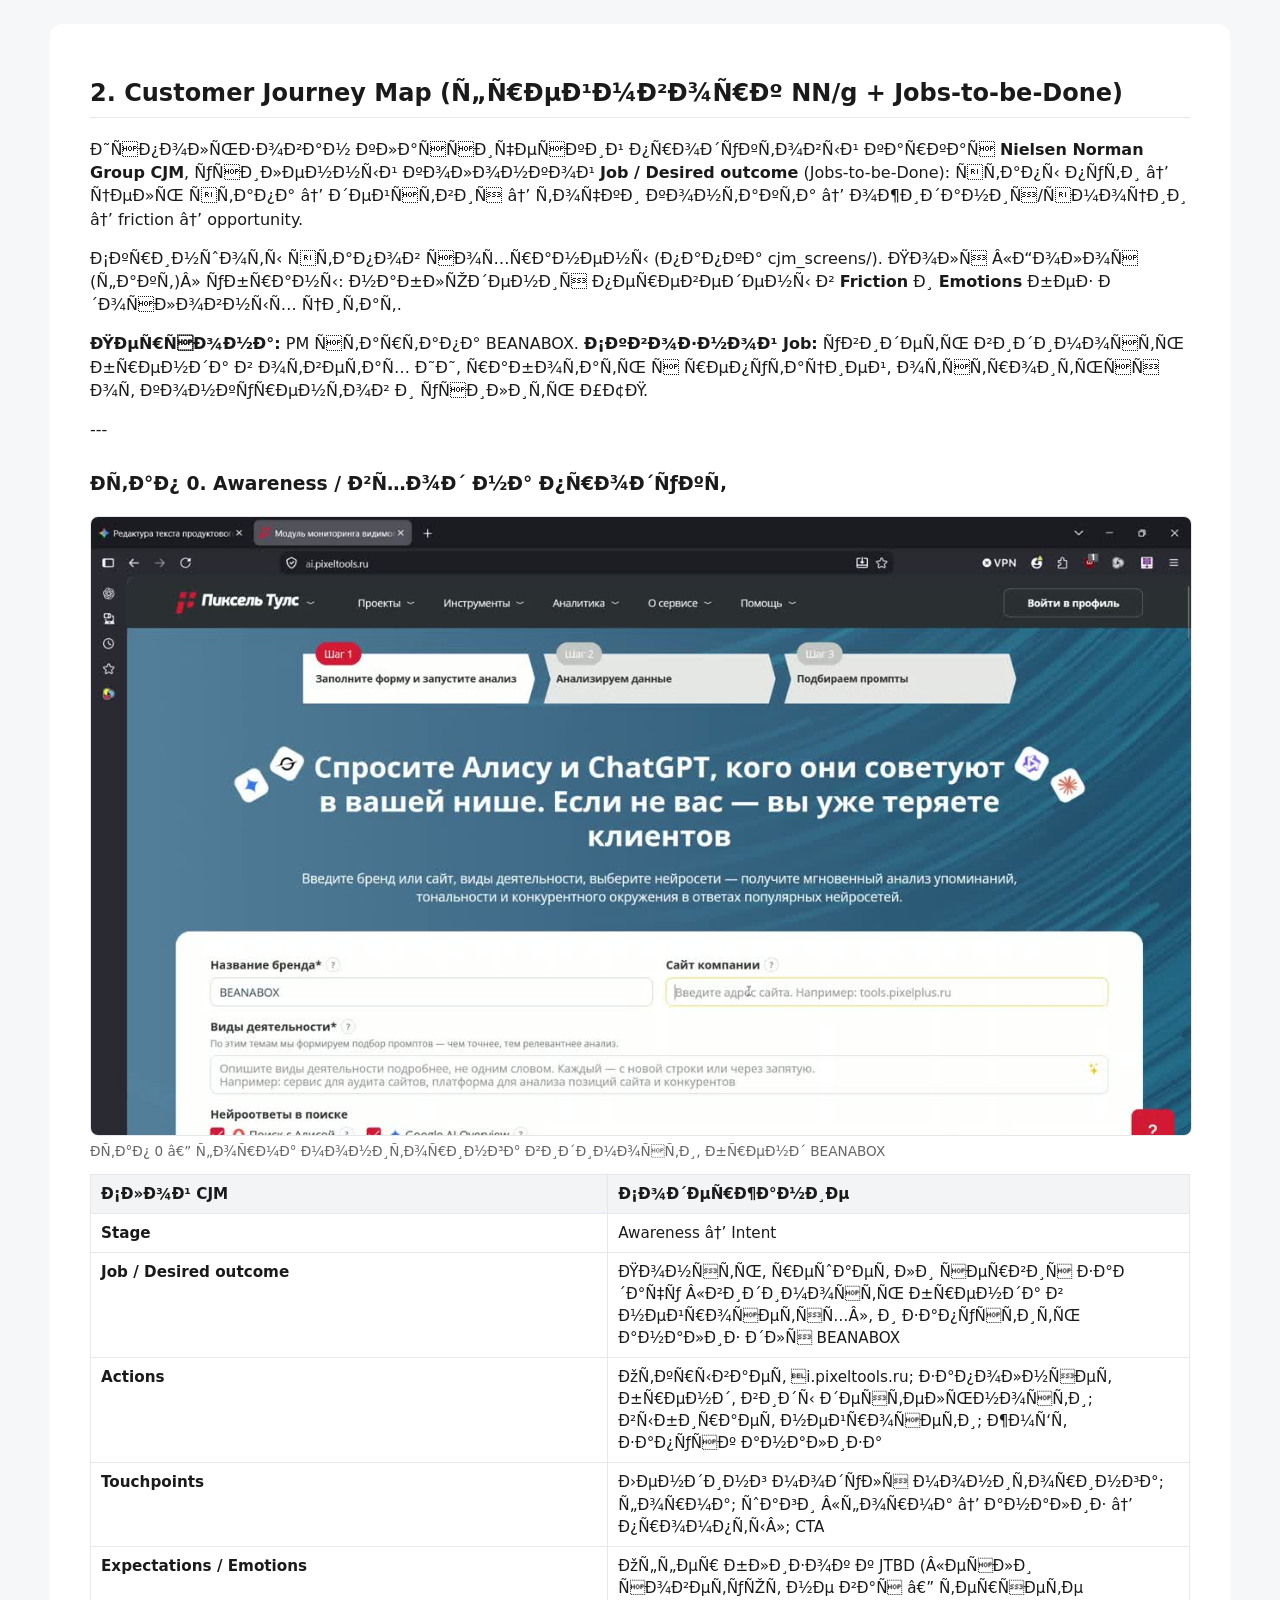
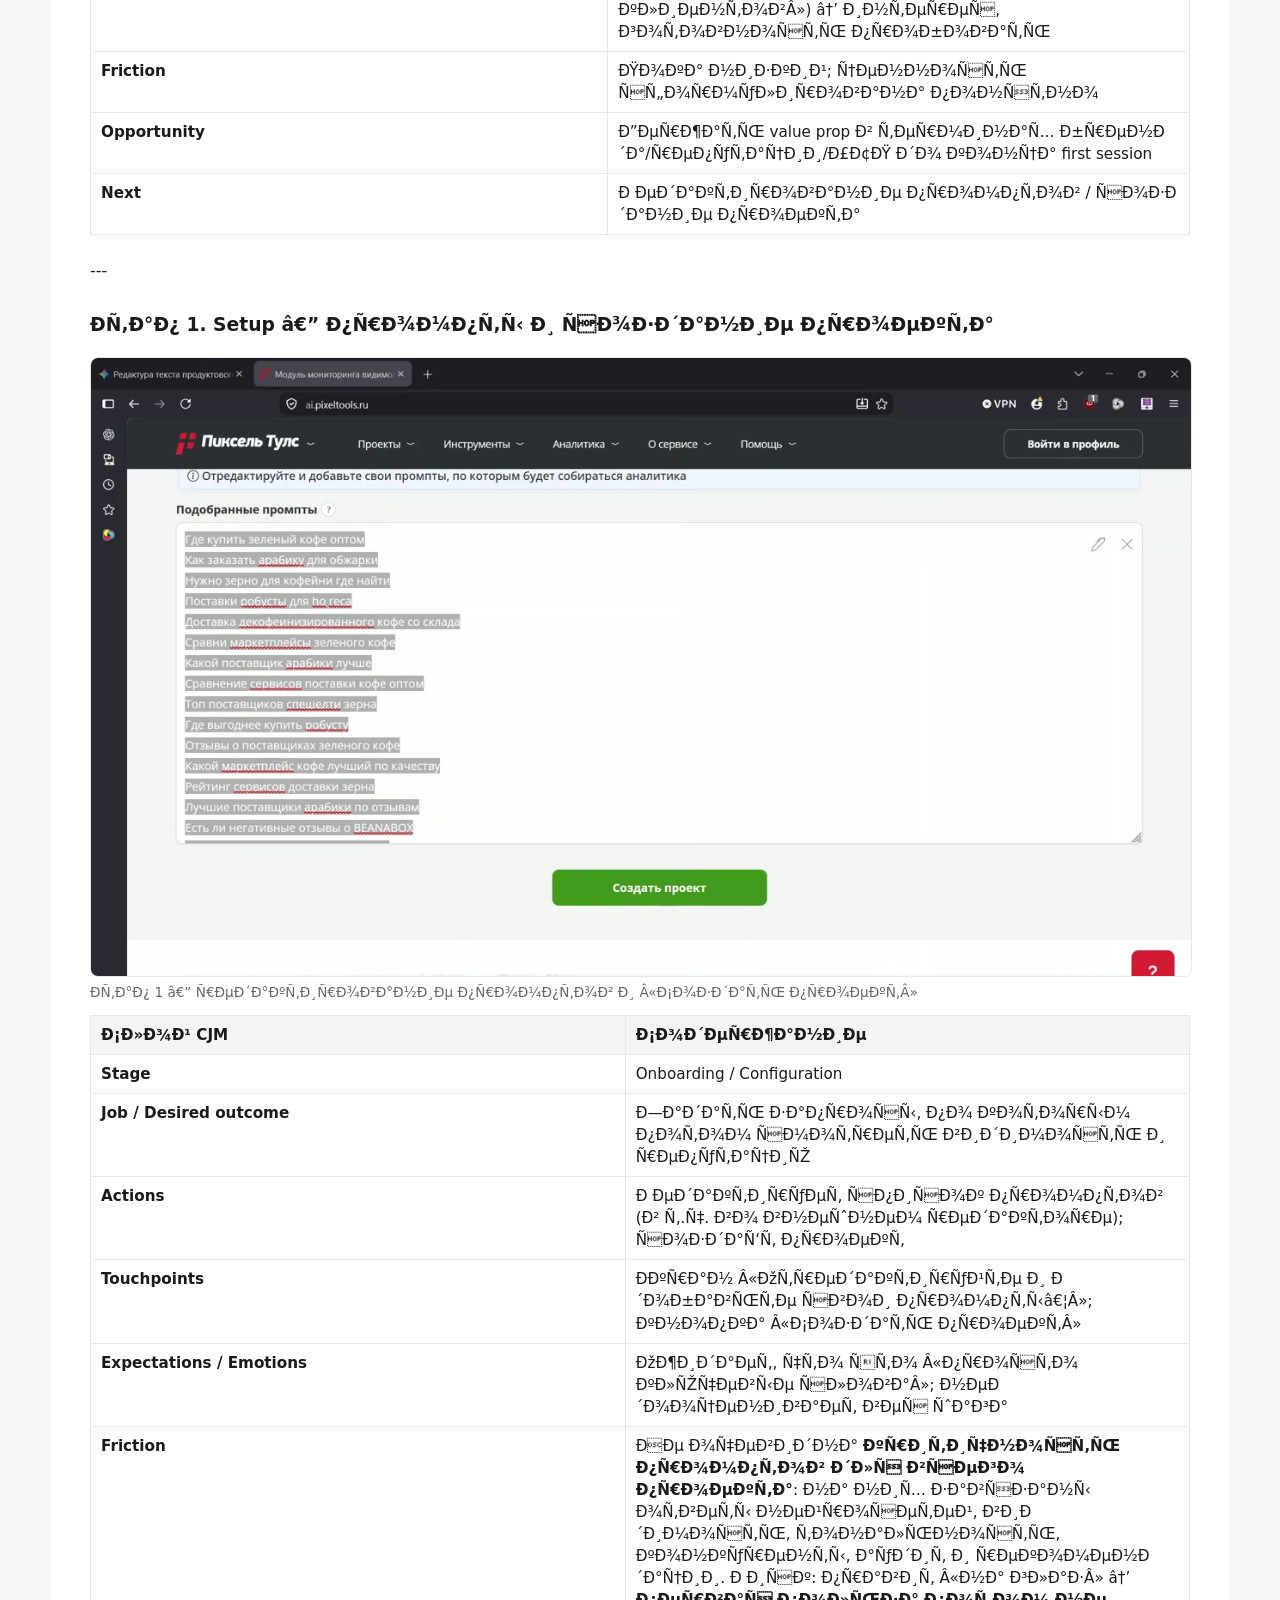
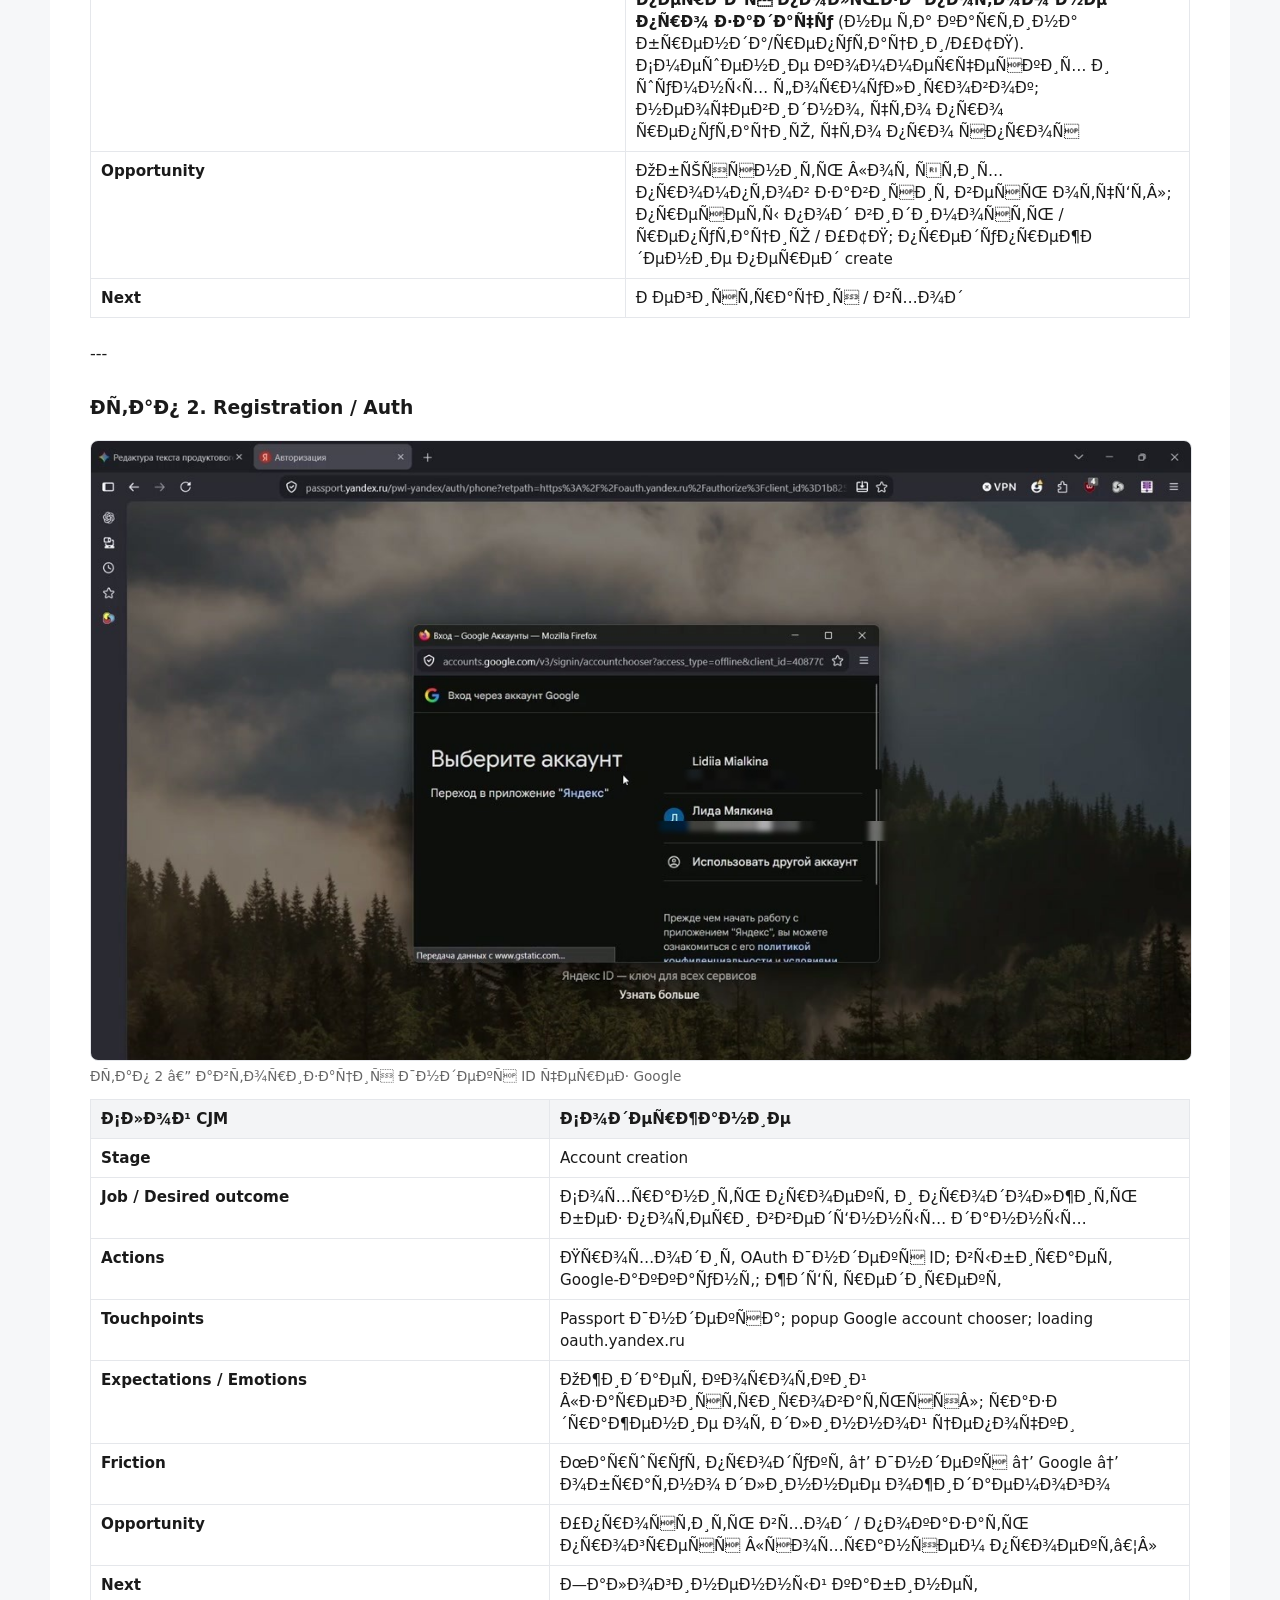
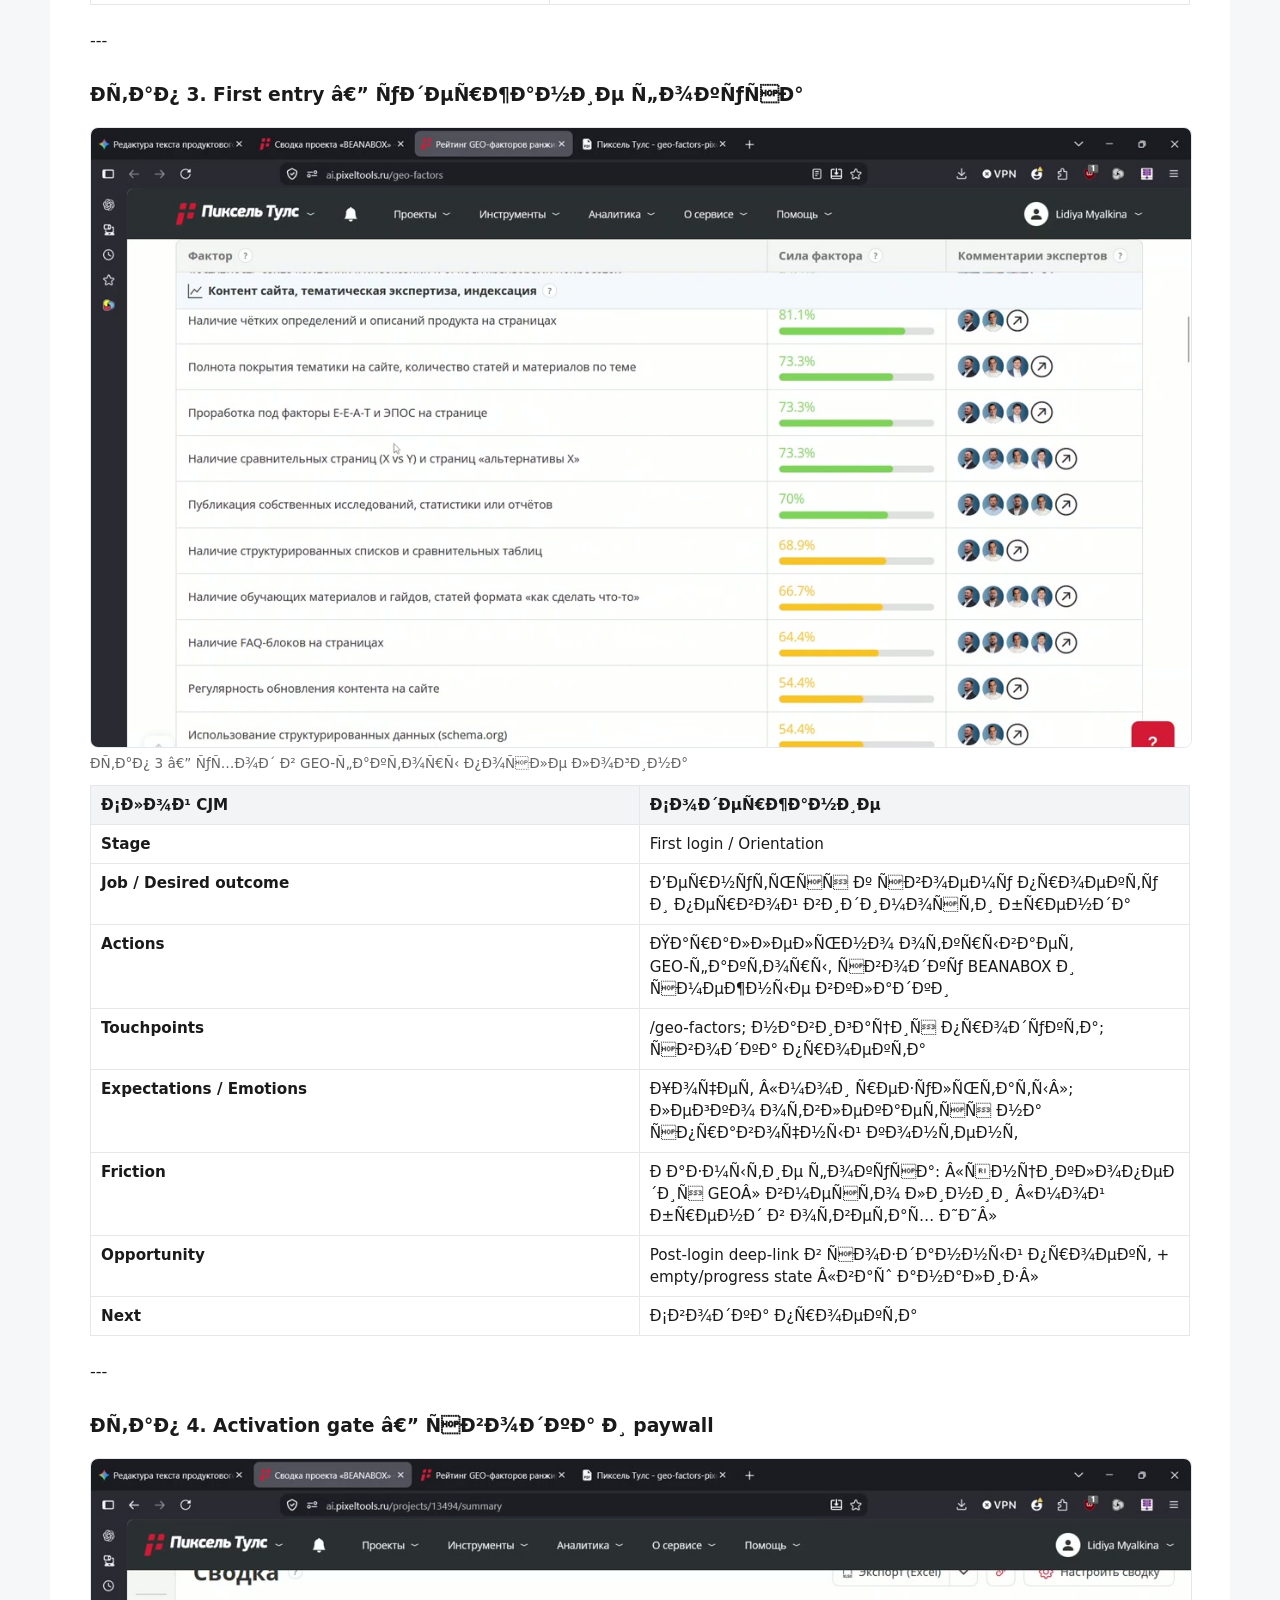
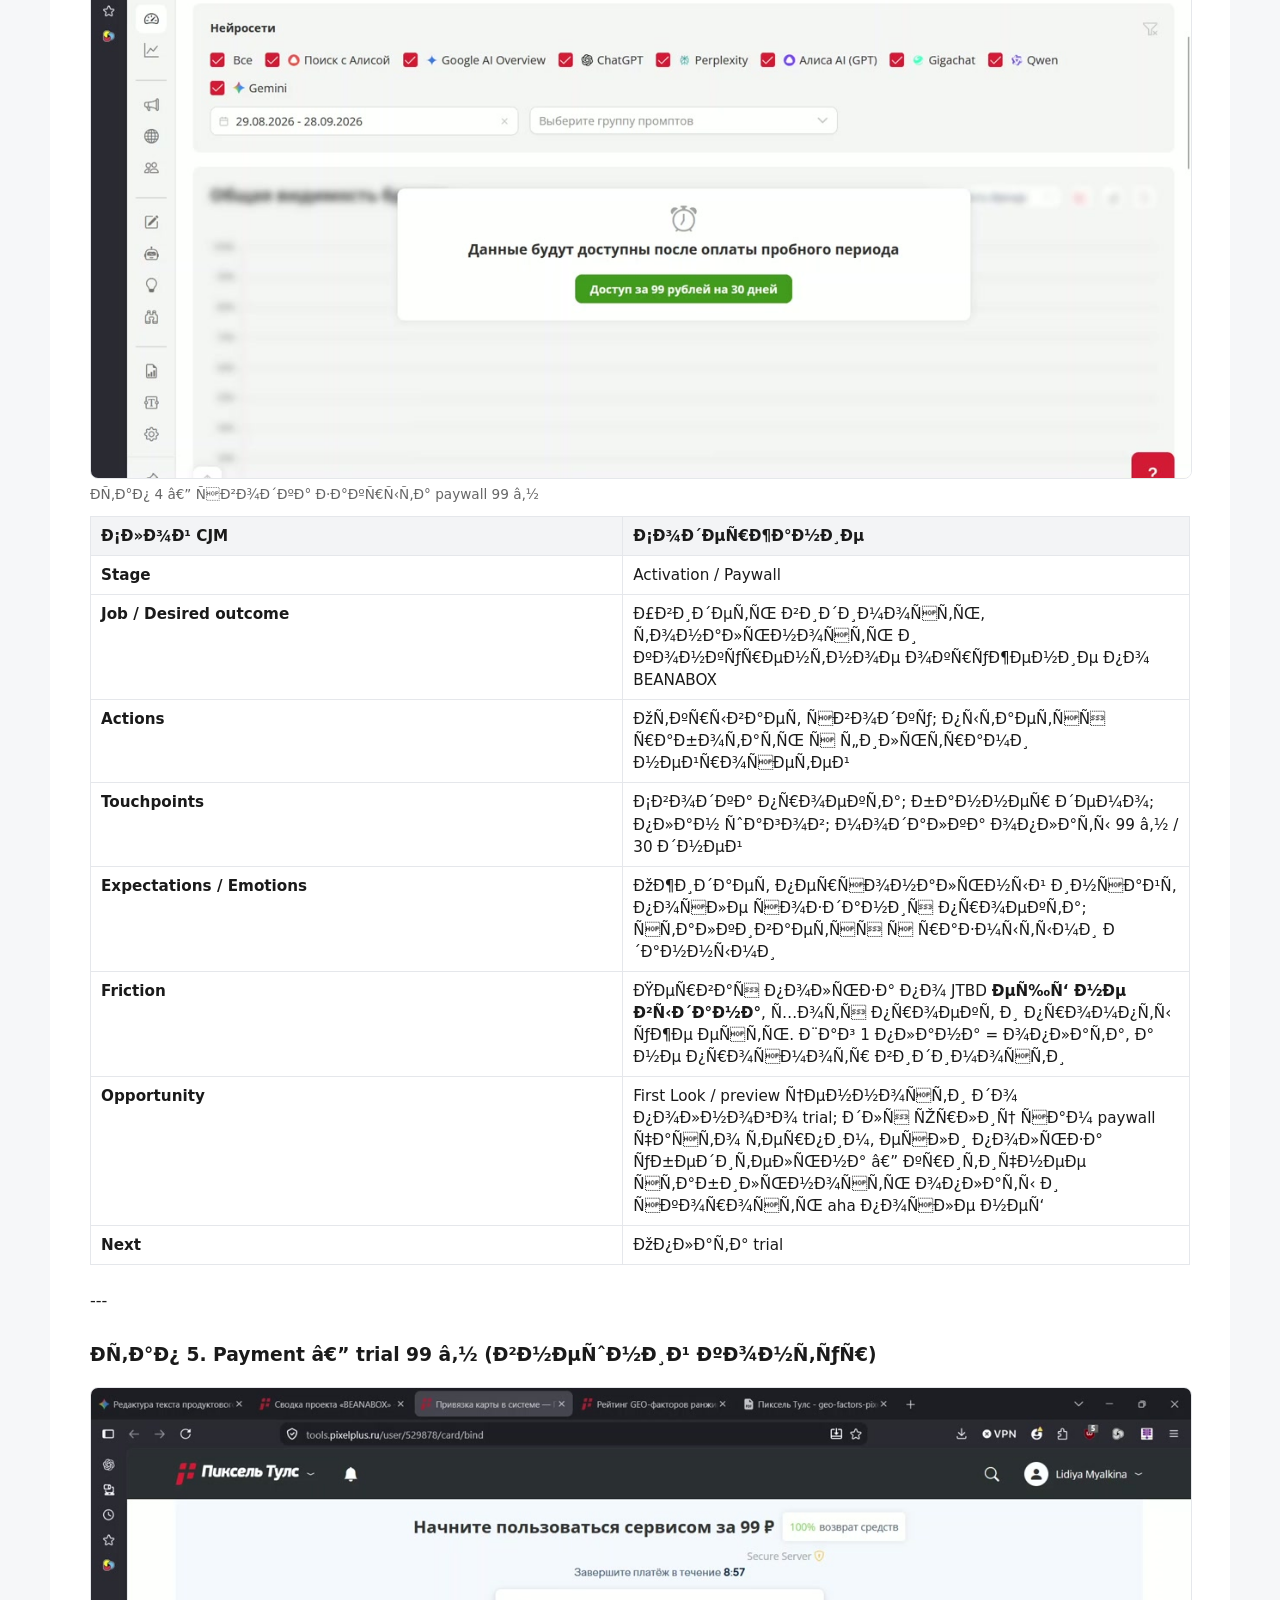
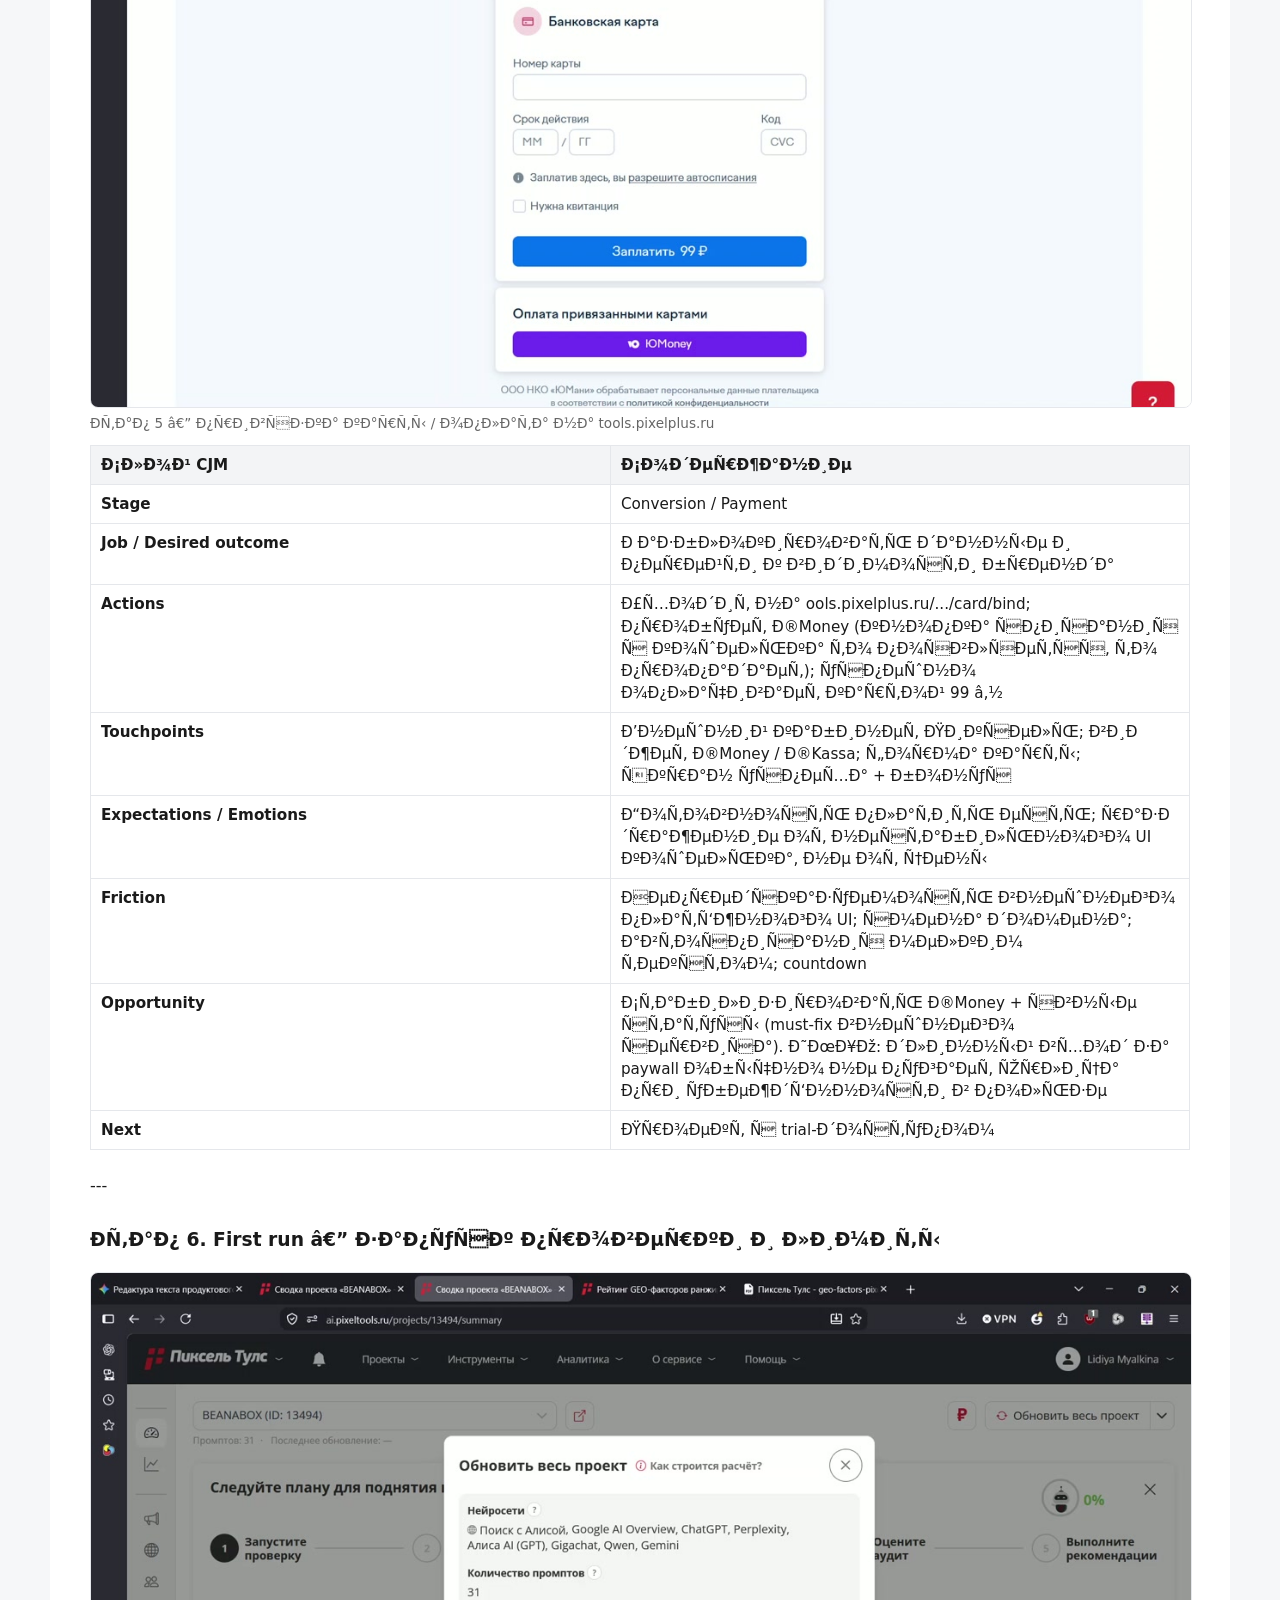
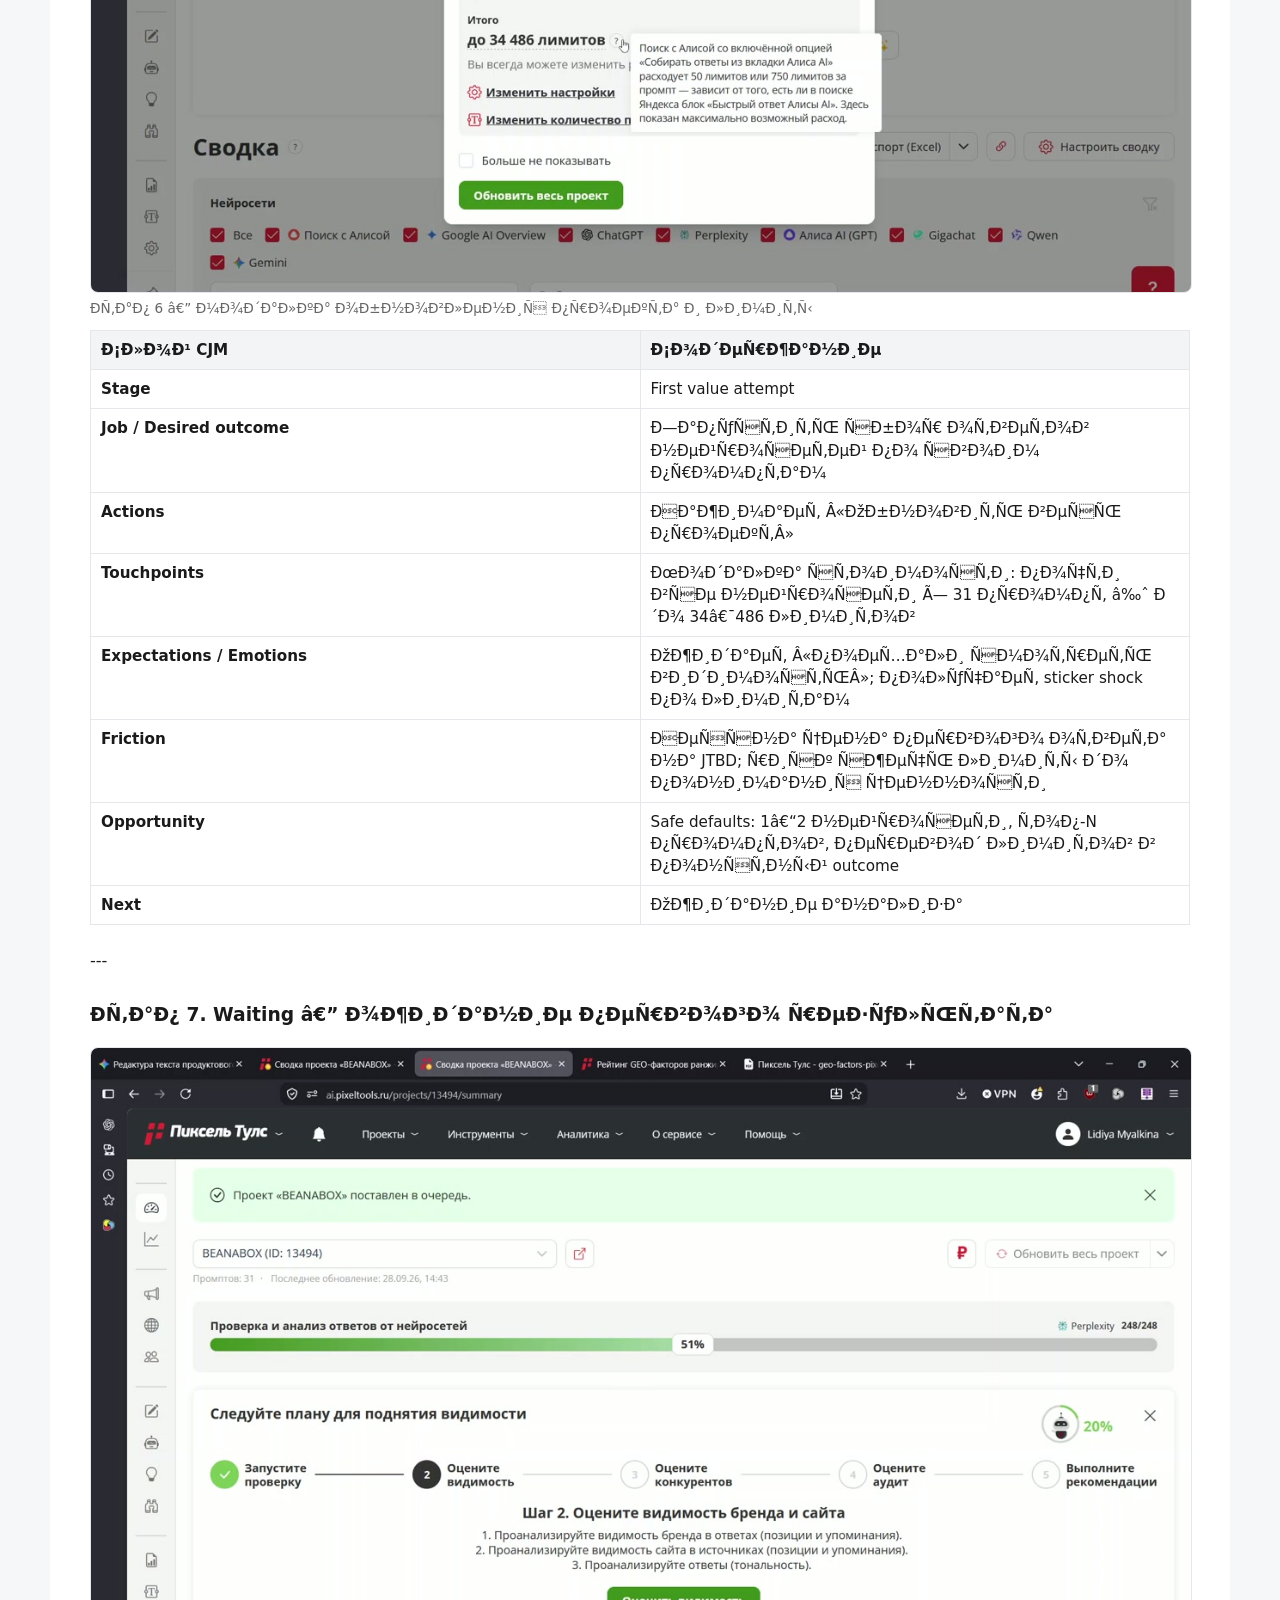
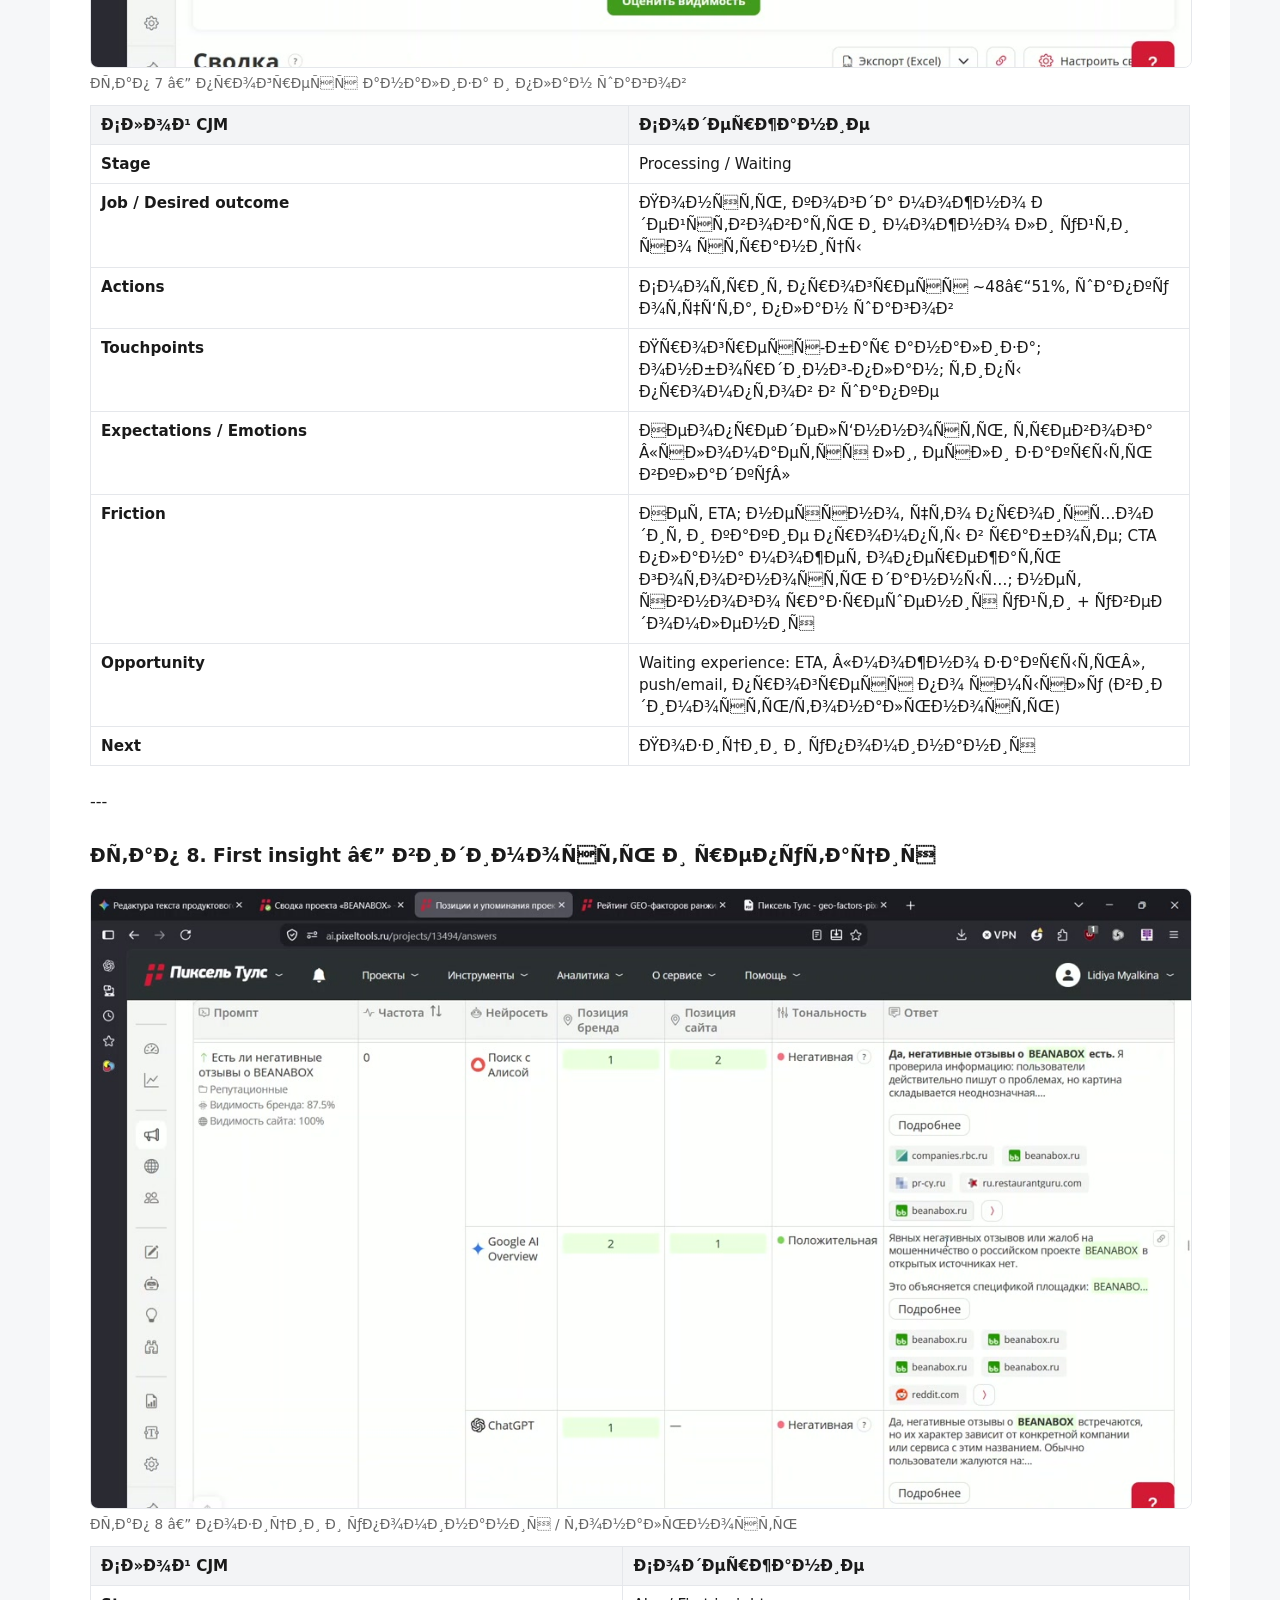
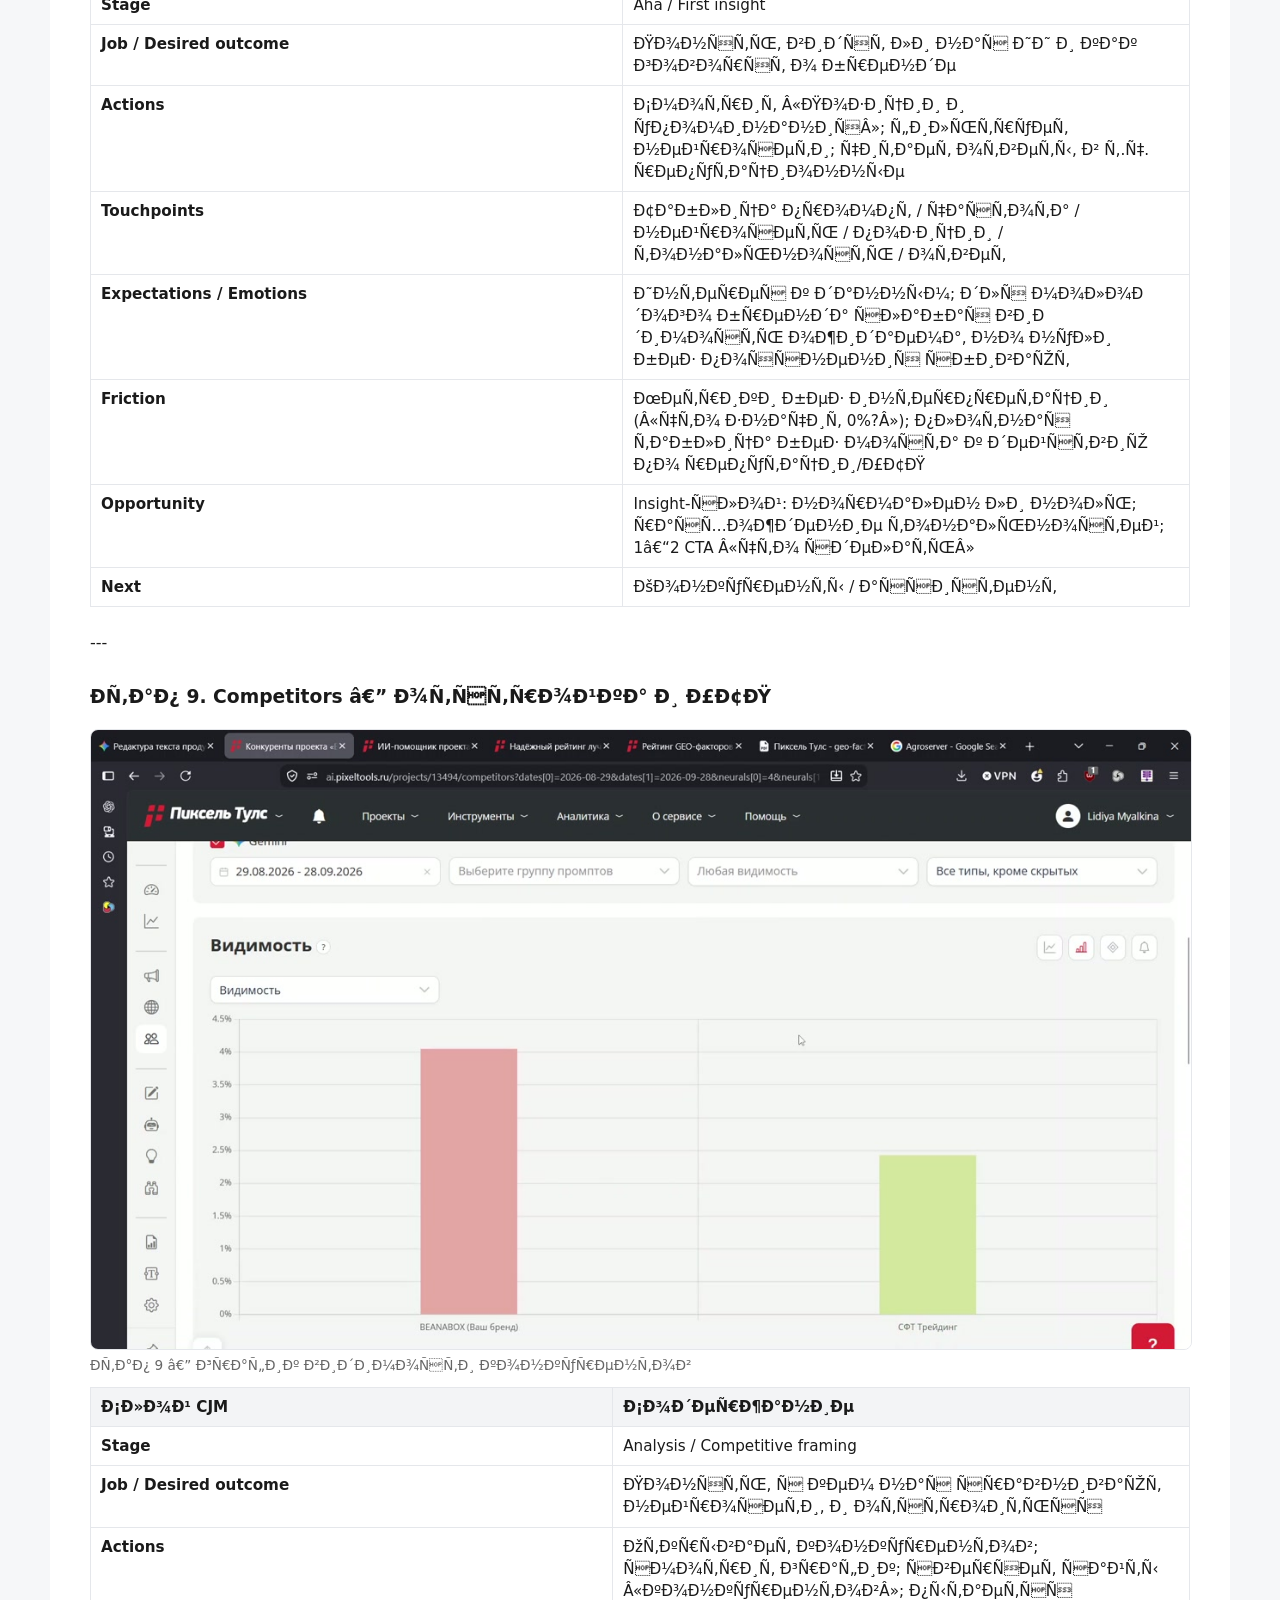
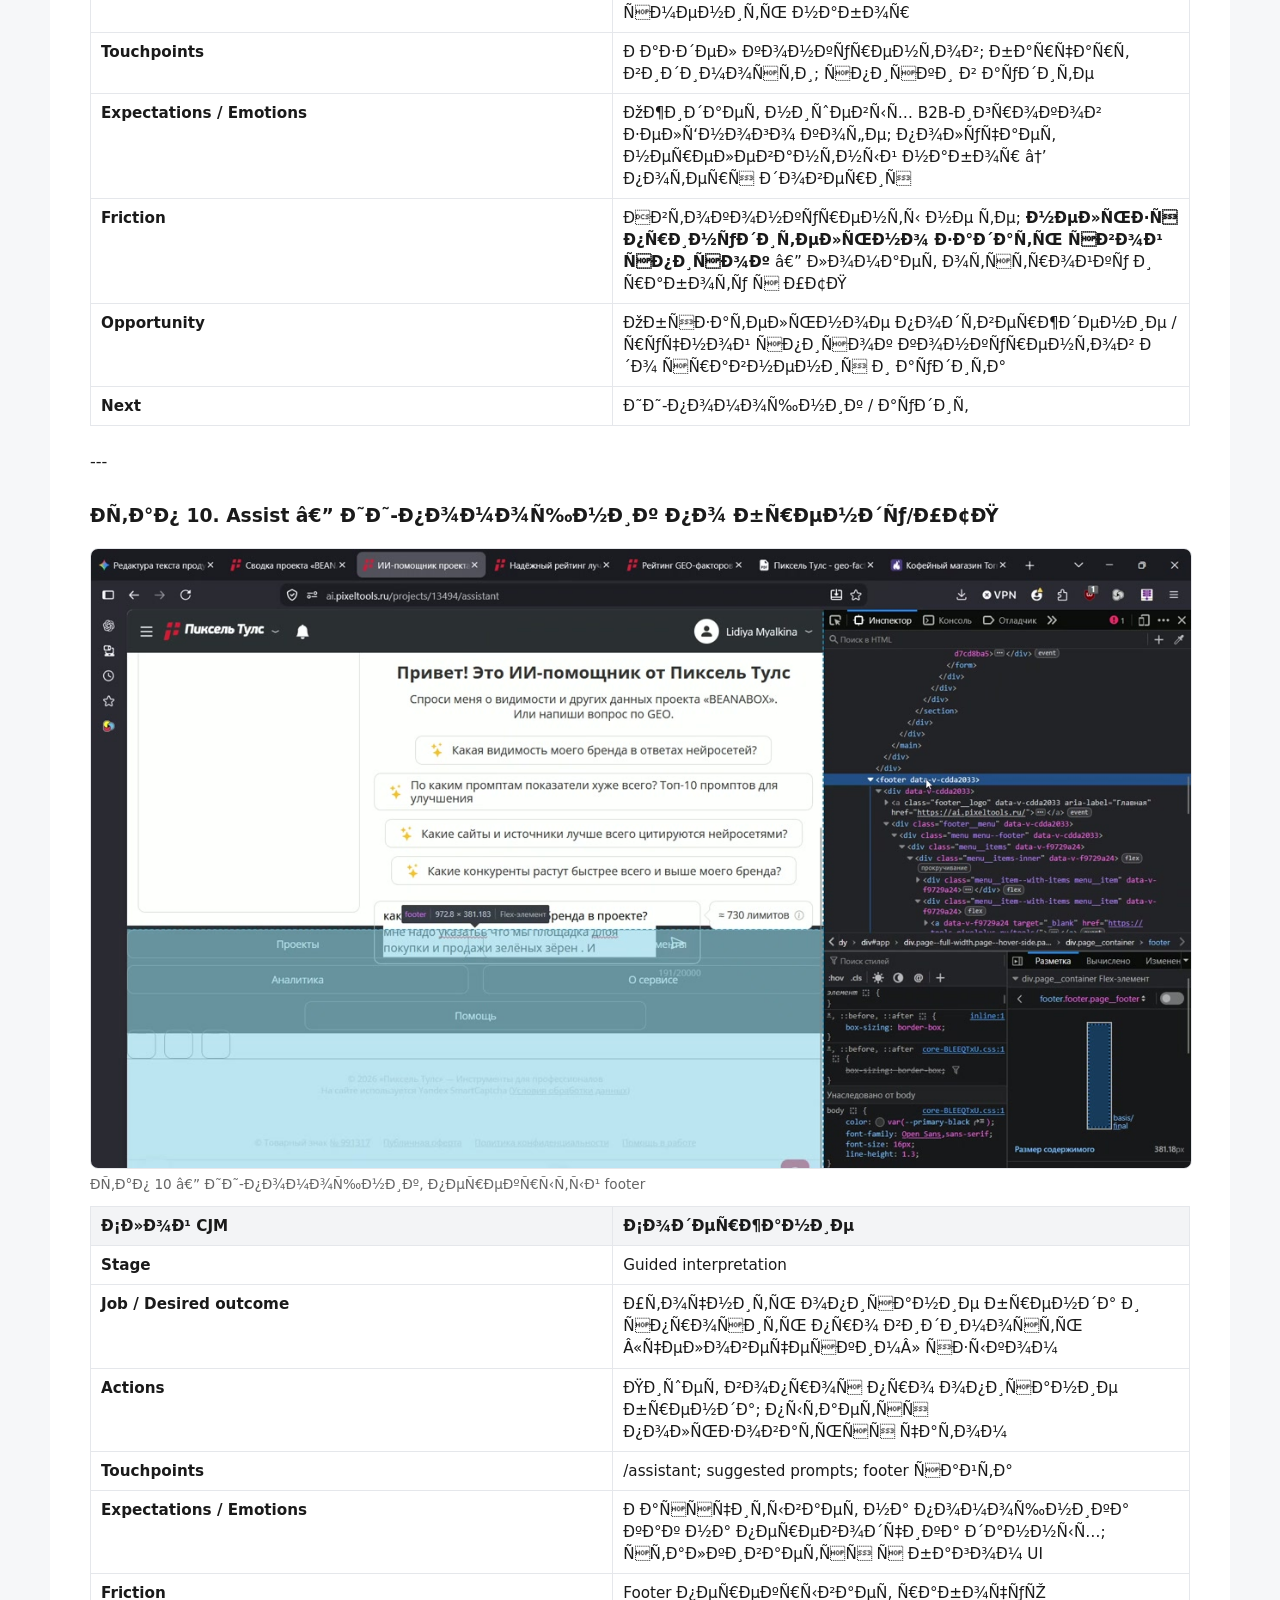
<file: 01_CJM_with_screens.html>
<!DOCTYPE html><html lang=ru><head><meta charset=utf-8/><title>CJM</title><style>body{font-family:Segoe UI,system-ui,sans-serif;background:#f6f7f9;margin:0;padding:24px;line-height:1.45;color:#1a1a1a}
main{max-width:1100px;margin:0 auto;background:#fff;padding:32px 40px;border-radius:12px}
h2{border-bottom:1px solid #e5e7eb;padding-bottom:.4rem} h3{margin-top:1.8rem}
table{border-collapse:collapse;width:100%;margin:12px 0 24px;font-size:.95rem}
th,td{border:1px solid #e5e7eb;padding:8px 10px;vertical-align:top;text-align:left}
th{background:#f3f4f6;width:24%}
figure.shot{margin:12px 0} figure.shot img{max-width:100%;border:1px solid #e5e7eb;border-radius:8px;display:block}
figure.shot figcaption{color:#666;font-size:.85rem;margin-top:6px}</style></head><body><main>
<h2>2. Customer Journey Map (фреймворк NN/g + Jobs-to-be-Done)</h2>
<p>Использован классический продуктовый каркас <strong>Nielsen Norman Group CJM</strong>, усиленный колонкой <strong>Job / Desired outcome</strong> (Jobs-to-be-Done): этапы пути → цель этапа → действия → точки контакта → ожидания/эмоции → friction → opportunity.  </p>
<p>Скриншоты этапов сохранены (папка cjm_screens/). Поля «Голос (факт)» убраны: наблюдения переведены в <strong>Friction</strong> и <strong>Emotions</strong> без дословных цитат.</p>
<strong>Персона:</strong> PM стартапа BEANABOX.  
<strong>Сквозной Job:</strong> увидеть видимость бренда в ответах ИИ, работать с репутацией, отстроиться от конкурентов и усилить УТП.
<p>---</p>
<h3>Этап 0. Awareness / вход на продукт</h3>
<figure class=shot><img src=cjm_screens/00_landing_form.jpg alt=Этап 0 — форма мониторинга видимости, бренд BEANABOX/><figcaption>Этап 0 — форма мониторинга видимости, бренд BEANABOX</figcaption></figure>
<table>
<tr><th>Слой CJM</th><th>Содержание</th></tr>
<tr><td><strong>Stage</strong></td><td>Awareness → Intent</td></tr>
<tr><td><strong>Job / Desired outcome</strong></td><td>Понять, решает ли сервис задачу «видимость бренда в нейросетях», и запустить анализ для BEANABOX</td></tr>
<tr><td><strong>Actions</strong></td><td>Открывает i.pixeltools.ru; заполняет бренд, виды деятельности; выбирает нейросети; жмёт запуск анализа</td></tr>
<tr><td><strong>Touchpoints</strong></td><td>Лендинг модуля мониторинга; форма; шаги «форма → анализ → промпты»; CTA</td></tr>
<tr><td><strong>Expectations / Emotions</strong></td><td>Оффер близок к JTBD («если советуют не вас — теряете клиентов») → интерес, готовность пробовать</td></tr>
<tr><td><strong>Friction</strong></td><td>Пока низкий; ценность сформулирована понятно</td></tr>
<tr><td><strong>Opportunity</strong></td><td>Держать value prop в терминах бренда/репутации/УТП до конца first session</td></tr>
<tr><td><strong>Next</strong></td><td>Редактирование промптов / создание проекта</td></tr>
</table>
<p>---</p>
<h3>Этап 1. Setup — промпты и создание проекта</h3>
<figure class=shot><img src=cjm_screens/01_prompts_create.jpg alt=Этап 1 — редактирование промптов и «Создать проект»/><figcaption>Этап 1 — редактирование промптов и «Создать проект»</figcaption></figure>
<table>
<tr><th>Слой CJM</th><th>Содержание</th></tr>
<tr><td><strong>Stage</strong></td><td>Onboarding / Configuration</td></tr>
<tr><td><strong>Job / Desired outcome</strong></td><td>Задать запросы, по которым потом смотреть видимость и репутацию</td></tr>
<tr><td><strong>Actions</strong></td><td>Редактирует список промптов (в т.ч. во внешнем редакторе); создаёт проект</td></tr>
<tr><td><strong>Touchpoints</strong></td><td>Экран «Отредактируйте и добавьте свои промпты…»; кнопка «Создать проект»</td></tr>
<tr><td><strong>Expectations / Emotions</strong></td><td>Ожидает, что это «просто ключевые слова»; недооценивает вес шага</td></tr>
<tr><td><strong>Friction</strong></td><td>Не очевидна <strong>критичность промптов для всего проекта</strong>: на них завязаны ответы нейросетей, видимость, тональность, конкуренты, аудит и рекомендации. Риск: правит «на глаз» → <strong>первая польза потом не про задачу</strong> (не та картина бренда/репутации/УТП). Смешение коммерческих и шумных формулировок; неочевидно, что про репутацию, что про спрос</td></tr>
<tr><td><strong>Opportunity</strong></td><td>Объяснить «от этих промптов зависит весь отчёт»; пресеты под видимость / репутацию / УТП; предупреждение перед create</td></tr>
<tr><td><strong>Next</strong></td><td>Регистрация / вход</td></tr>
</table>
<p>---</p>
<h3>Этап 2. Registration / Auth</h3>
<figure class=shot><img src=cjm_screens/02_auth_yandex_google.jpg alt=Этап 2 — авторизация Яндекс ID через Google/><figcaption>Этап 2 — авторизация Яндекс ID через Google</figcaption></figure>
<table>
<tr><th>Слой CJM</th><th>Содержание</th></tr>
<tr><td><strong>Stage</strong></td><td>Account creation</td></tr>
<tr><td><strong>Job / Desired outcome</strong></td><td>Сохранить проект и продолжить без потери введённых данных</td></tr>
<tr><td><strong>Actions</strong></td><td>Проходит OAuth Яндекс ID; выбирает Google-аккаунт; ждёт редирект</td></tr>
<tr><td><strong>Touchpoints</strong></td><td>Passport Яндекса; popup Google account chooser; loading oauth.yandex.ru</td></tr>
<tr><td><strong>Expectations / Emotions</strong></td><td>Ожидает короткий «зарегистрироваться»; раздражение от длинной цепочки</td></tr>
<tr><td><strong>Friction</strong></td><td>Маршрут продукт → Яндекс → Google → обратно длиннее ожидаемого</td></tr>
<tr><td><strong>Opportunity</strong></td><td>Упростить вход / показать прогресс «сохраняем проект…»</td></tr>
<tr><td><strong>Next</strong></td><td>Залогиненный кабинет</td></tr>
</table>
<p>---</p>
<h3>Этап 3. First entry — удержание фокуса</h3>
<figure class=shot><img src=cjm_screens/03_geo_after_login.jpg alt=Этап 3 — уход в GEO-факторы после логина/><figcaption>Этап 3 — уход в GEO-факторы после логина</figcaption></figure>
<table>
<tr><th>Слой CJM</th><th>Содержание</th></tr>
<tr><td><strong>Stage</strong></td><td>First login / Orientation</td></tr>
<tr><td><strong>Job / Desired outcome</strong></td><td>Вернуться к своему проекту и первой видимости бренда</td></tr>
<tr><td><strong>Actions</strong></td><td>Параллельно открывает GEO-факторы, сводку BEANABOX и смежные вкладки</td></tr>
<tr><td><strong>Touchpoints</strong></td><td>/geo-factors; навигация продукта; сводка проекта</td></tr>
<tr><td><strong>Expectations / Emotions</strong></td><td>Хочет «мои результаты»; легко отвлекается на справочный контент</td></tr>
<tr><td><strong>Friction</strong></td><td>Размытие фокуса: «энциклопедия GEO» вместо линии «мой бренд в ответах ИИ»</td></tr>
<tr><td><strong>Opportunity</strong></td><td>Post-login deep-link в созданный проект + empty/progress state «ваш анализ»</td></tr>
<tr><td><strong>Next</strong></td><td>Сводка проекта</td></tr>
</table>
<p>---</p>
<h3>Этап 4. Activation gate — сводка и paywall</h3>
<figure class=shot><img src=cjm_screens/04_summary_paywall.jpg alt=Этап 4 — сводка закрыта paywall 99 ₽/><figcaption>Этап 4 — сводка закрыта paywall 99 ₽</figcaption></figure>
<table>
<tr><th>Слой CJM</th><th>Содержание</th></tr>
<tr><td><strong>Stage</strong></td><td>Activation / Paywall</td></tr>
<tr><td><strong>Job / Desired outcome</strong></td><td>Увидеть видимость, тональность и конкурентное окружение по BEANABOX</td></tr>
<tr><td><strong>Actions</strong></td><td>Открывает сводку; пытается работать с фильтрами нейросетей</td></tr>
<tr><td><strong>Touchpoints</strong></td><td>Сводка проекта; баннер демо; план шагов; модалка оплаты 99 ₽ / 30 дней</td></tr>
<tr><td><strong>Expectations / Emotions</strong></td><td>Ожидает персональный инсайт после создания проекта; сталкивается с размытыми данными</td></tr>
<tr><td><strong>Friction</strong></td><td>Первая польза по JTBD <strong>ещё не выдана</strong>, хотя проект и промпты уже есть. Шаг 1 плана = оплата, а не просмотр видимости</td></tr>
<tr><td><strong>Opportunity</strong></td><td>First Look / preview ценности до полного trial; для юрлиц сам paywall часто терпим, если польза убедительна — критичнее стабильность оплаты и скорость aha после неё</td></tr>
<tr><td><strong>Next</strong></td><td>Оплата trial</td></tr>
</table>
<p>---</p>
<h3>Этап 5. Payment — trial 99 ₽ (внешний контур)</h3>
<figure class=shot><img src=cjm_screens/05_payment_card_bind.jpg alt=Этап 5 — привязка карты / оплата на tools.pixelplus.ru/><figcaption>Этап 5 — привязка карты / оплата на tools.pixelplus.ru</figcaption></figure>
<table>
<tr><th>Слой CJM</th><th>Содержание</th></tr>
<tr><td><strong>Stage</strong></td><td>Conversion / Payment</td></tr>
<tr><td><strong>Job / Desired outcome</strong></td><td>Разблокировать данные и перейти к видимости бренда</td></tr>
<tr><td><strong>Actions</strong></td><td>Уходит на 	ools.pixelplus.ru/.../card/bind; пробует ЮMoney (кнопка списания с кошелька то появляется, то пропадает); успешно оплачивает картой 99 ₽</td></tr>
<tr><td><strong>Touchpoints</strong></td><td>Внешний кабинет Пиксель; виджет ЮMoney / ЮKassa; форма карты; экран успеха + бонус</td></tr>
<tr><td><strong>Expectations / Emotions</strong></td><td>Готовность платить есть; раздражение от нестабильного UI кошелька, не от цены</td></tr>
<tr><td><strong>Friction</strong></td><td>Непредсказуемость внешнего платёжного UI; смена домена; автосписания мелким текстом; countdown</td></tr>
<tr><td><strong>Opportunity</strong></td><td>Стабилизировать ЮMoney + явные статусы (must-fix внешнего сервиса). ИМХО: длинный вход за paywall обычно не пугает юрлица при убеждённости в пользе</td></tr>
<tr><td><strong>Next</strong></td><td>Проект с trial-доступом</td></tr>
</table>
<p>---</p>
<h3>Этап 6. First run — запуск проверки и лимиты</h3>
<figure class=shot><img src=cjm_screens/06_limits_update_modal.jpg alt=Этап 6 — модалка обновления проекта и лимиты/><figcaption>Этап 6 — модалка обновления проекта и лимиты</figcaption></figure>
<table>
<tr><th>Слой CJM</th><th>Содержание</th></tr>
<tr><td><strong>Stage</strong></td><td>First value attempt</td></tr>
<tr><td><strong>Job / Desired outcome</strong></td><td>Запустить сбор ответов нейросетей по своим промптам</td></tr>
<tr><td><strong>Actions</strong></td><td>Нажимает «Обновить весь проект»</td></tr>
<tr><td><strong>Touchpoints</strong></td><td>Модалка стоимости: почти все нейросети × 31 промпт ≈ до 34 486 лимитов</td></tr>
<tr><td><strong>Expectations / Emotions</strong></td><td>Ожидает «поехали смотреть видимость»; получает sticker shock по лимитам</td></tr>
<tr><td><strong>Friction</strong></td><td>Неясна цена первого ответа на JTBD; риск сжечь лимиты до понимания ценности</td></tr>
<tr><td><strong>Opportunity</strong></td><td>Safe defaults: 1–2 нейросети, топ-N промптов, перевод лимитов в понятный outcome</td></tr>
<tr><td><strong>Next</strong></td><td>Ожидание анализа</td></tr>
</table>
<p>---</p>
<h3>Этап 7. Waiting — ожидание первого результата</h3>
<figure class=shot><img src=cjm_screens/07_waiting_progress.jpg alt=Этап 7 — прогресс анализа и план шагов/><figcaption>Этап 7 — прогресс анализа и план шагов</figcaption></figure>
<table>
<tr><th>Слой CJM</th><th>Содержание</th></tr>
<tr><td><strong>Stage</strong></td><td>Processing / Waiting</td></tr>
<tr><td><strong>Job / Desired outcome</strong></td><td>Понять, когда можно действовать и можно ли уйти со страницы</td></tr>
<tr><td><strong>Actions</strong></td><td>Смотрит прогресс ~48–51%, шапку отчёта, план шагов</td></tr>
<tr><td><strong>Touchpoints</strong></td><td>Прогресс-бар анализа; онбординг-план; типы промптов в шапке</td></tr>
<tr><td><strong>Expectations / Emotions</strong></td><td>Неопределённость, тревога «сломается ли, если закрыть вкладку»</td></tr>
<tr><td><strong>Friction</strong></td><td>Нет ETA; неясно, что происходит и какие промпты в работе; CTA плана может опережать готовность данных; нет явного разрешения уйти + уведомления</td></tr>
<tr><td><strong>Opportunity</strong></td><td>Waiting experience: ETA, «можно закрыть», push/email, прогресс по смыслу (видимость/тональность)</td></tr>
<tr><td><strong>Next</strong></td><td>Позиции и упоминания</td></tr>
</table>
<p>---</p>
<h3>Этап 8. First insight — видимость и репутация</h3>
<figure class=shot><img src=cjm_screens/08_positions_mentions.jpg alt=Этап 8 — позиции и упоминания / тональность/><figcaption>Этап 8 — позиции и упоминания / тональность</figcaption></figure>
<table>
<tr><th>Слой CJM</th><th>Содержание</th></tr>
<tr><td><strong>Stage</strong></td><td>Aha / First insight</td></tr>
<tr><td><strong>Job / Desired outcome</strong></td><td>Понять, видят ли нас ИИ и как говорят о бренде</td></tr>
<tr><td><strong>Actions</strong></td><td>Смотрит «Позиции и упоминания»; фильтрует нейросети; читает ответы, в т.ч. репутационные</td></tr>
<tr><td><strong>Touchpoints</strong></td><td>Таблица промпт / частота / нейросеть / позиции / тональность / ответ</td></tr>
<tr><td><strong>Expectations / Emotions</strong></td><td>Интерес к данным; для молодого бренда слабая видимость ожидаема, но нули без пояснения сбивают</td></tr>
<tr><td><strong>Friction</strong></td><td>Метрики без интерпретации («что значит 0%?»); плотная таблица без моста к действию по репутации/УТП</td></tr>
<tr><td><strong>Opportunity</strong></td><td>Insight-слой: нормален ли ноль; расхождение тональностей; 1–2 CTA «что сделать»</td></tr>
<tr><td><strong>Next</strong></td><td>Конкуренты / ассистент</td></tr>
</table>
<p>---</p>
<h3>Этап 9. Competitors — отстройка и УТП</h3>
<figure class=shot><img src=cjm_screens/09_competitors.jpg alt=Этап 9 — график видимости конкурентов/><figcaption>Этап 9 — график видимости конкурентов</figcaption></figure>
<table>
<tr><th>Слой CJM</th><th>Содержание</th></tr>
<tr><td><strong>Stage</strong></td><td>Analysis / Competitive framing</td></tr>
<tr><td><strong>Job / Desired outcome</strong></td><td>Понять, с кем нас сравнивают нейросети, и отстроиться</td></tr>
<tr><td><strong>Actions</strong></td><td>Открывает конкурентов; смотрит график; сверяет сайты «конкурентов»; пытается сменить набор</td></tr>
<tr><td><strong>Touchpoints</strong></td><td>Раздел конкурентов; барчарт видимости; списки в аудите</td></tr>
<tr><td><strong>Expectations / Emotions</strong></td><td>Ожидает нишевых B2B-игроков зелёного кофе; получает нерелевантный набор → потеря доверия</td></tr>
<tr><td><strong>Friction</strong></td><td>Автоконкуренты не те; <strong>нельзя принудительно задать свой список</strong> — ломает отстройку и работу с УТП</td></tr>
<tr><td><strong>Opportunity</strong></td><td>Обязательное подтверждение / ручной список конкурентов до сравнения и аудита</td></tr>
<tr><td><strong>Next</strong></td><td>ИИ-помощник / аудит</td></tr>
</table>
<p>---</p>
<h3>Этап 10. Assist — ИИ-помощник по бренду/УТП</h3>
<figure class=shot><img src=cjm_screens/10_assistant_footer.jpg alt=Этап 10 — ИИ-помощник, перекрытый footer/><figcaption>Этап 10 — ИИ-помощник, перекрытый footer</figcaption></figure>
<table>
<tr><th>Слой CJM</th><th>Содержание</th></tr>
<tr><td><strong>Stage</strong></td><td>Guided interpretation</td></tr>
<tr><td><strong>Job / Desired outcome</strong></td><td>Уточнить описание бренда и спросить про видимость «человеческим» языком</td></tr>
<tr><td><strong>Actions</strong></td><td>Пишет вопрос про описание бренда; пытается пользоваться чатом</td></tr>
<tr><td><strong>Touchpoints</strong></td><td>/assistant; suggested prompts; footer сайта</td></tr>
<tr><td><strong>Expectations / Emotions</strong></td><td>Рассчитывает на помощника как на переводчика данных; сталкивается с багом UI</td></tr>
<tr><td><strong>Friction</strong></td><td>Footer перекрывает рабочую область чата</td></tr>
<tr><td><strong>Opportunity</strong></td><td>Hotfix layout ассистента (быстрый reliability-fix)</td></tr>
<tr><td><strong>Next</strong></td><td>Аудит</td></tr>
</table>
<p>---</p>
<h3>Этап 11. Audit — УТП / SWOT</h3>
<figure class=shot><img src=cjm_screens/11_audit_swot.jpg alt=Этап 11 — результаты аудита / SWOT/><figcaption>Этап 11 — результаты аудита / SWOT</figcaption></figure>
<table>
<tr><th>Слой CJM</th><th>Содержание</th></tr>
<tr><td><strong>Stage</strong></td><td>Synthesis / Recommendations input</td></tr>
<tr><td><strong>Job / Desired outcome</strong></td><td>Сравнить бренд с правильными конкурентами по продуктам, ЦА, ценам, УТП</td></tr>
<tr><td><strong>Actions</strong></td><td>Проходит шаг плана «оцените аудит»; выбирает конкурентов из списка; генерирует аудит; пробует автогенерацию</td></tr>
<tr><td><strong>Touchpoints</strong></td><td>Степпер плана; форма аудита; SWOT-блоки; расписание</td></tr>
<tr><td><strong>Expectations / Emotions</strong></td><td>Хочет усилить позиционирование; часть текста полезна, но входной набор конкурентов подрывает доверие</td></tr>
<tr><td><strong>Friction</strong></td><td>Неясно значение «Оцените…»; нельзя уверенно зафиксировать своих конкурентов; автогенерация ведёт себя непрозрачно; читаемость/выравнивание</td></tr>
<tr><td><strong>Opportunity</strong></td><td>Аудит только по подтверждённому списку; ясные CTA и состояния шагов</td></tr>
<tr><td><strong>Next</strong></td><td>Рекомендации / доступы</td></tr>
</table>
<p>---</p>
<h3>Этап 12. Next actions — рекомендации и collaboration</h3>
<figure class=shot><img src=cjm_screens/12_access_settings.jpg alt=Этап 12 — доступ к проекту, ошибка пользователя/><figcaption>Этап 12 — доступ к проекту, ошибка пользователя</figcaption></figure>
<table>
<tr><th>Слой CJM</th><th>Содержание</th></tr>
<tr><td><strong>Stage</strong></td><td>Retention / Collaboration</td></tr>
<tr><td><strong>Job / Desired outcome</strong></td><td>Понять «что делать дальше» и при необходимости отдать доступ коллеге</td></tr>
<tr><td><strong>Actions</strong></td><td>Смотрит рекомендации; гостевые ссылки; добавляет доступ; заглядывает в события</td></tr>
<tr><td><strong>Touchpoints</strong></td><td>Рекомендации; настройки доступа; события проекта</td></tr>
<tr><td><strong>Expectations / Emotions</strong></td><td>Для аналитика картина местами понятна; для PM-сценария collaboration неочевидна</td></tr>
<tr><td><strong>Friction</strong></td><td>«Пользователь не найден» без правила «сначала регистрация»; пустые события; путаница с почтой владельца</td></tr>
<tr><td><strong>Opportunity</strong></td><td>Invite-flow с копирайтом; явный next step после first insight</td></tr>
<tr><td><strong>Outcome прохождения</strong></td><td>First session завершена: данные получены, но с разрывами TTV и доверия на конкурентах/интерпретации</td></tr>
</table>
<p>---</p>
<h3>Границы исследования (не заявляем как проверенное)</h3>
<p>- Полный путь без оплаты 99 ₽ (в записи оплата была).</p>
<p>- Стабильность ЮMoney на всех браузерах / без VPN.</p>
<p>- Демо-проект «из коробки» как отдельный трек.</p>
</main></body></html>
</file>
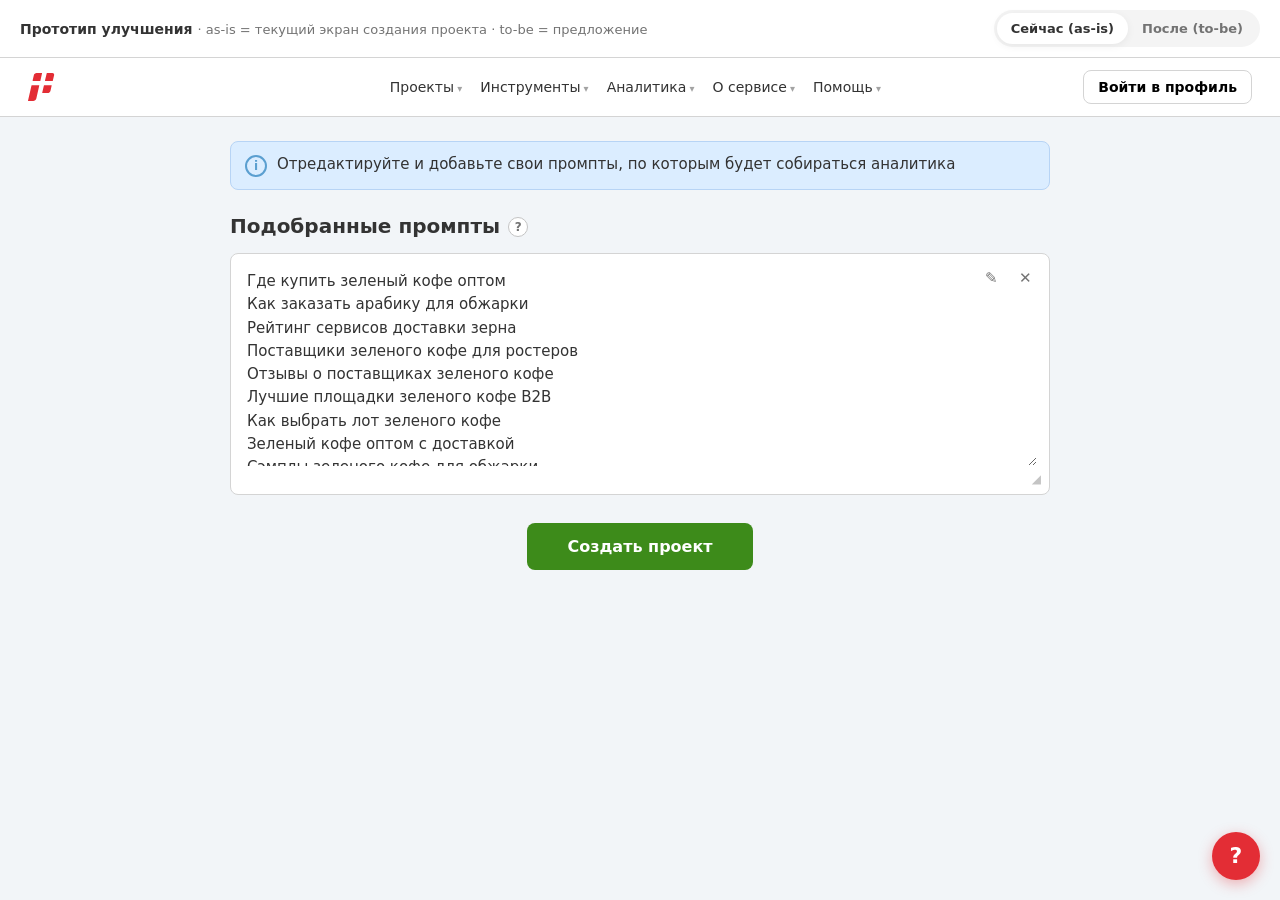
<file: 03_prototype_prompts_chain.html>
<!DOCTYPE html>
<html lang="ru">
<head>
<meta charset="utf-8"/>
<meta name="viewport" content="width=device-width, initial-scale=1"/>
<title>Прототип · Цепочка промптов перед Create — AI Пиксель Тулс</title>
<style>
  /* Tokens: Pixel Plus UI Kit + экран as-is с ai.pixeltools.ru */
  :root {
    --primary-fixed: #e32d35;
    --primary-white: #fff;
    --background-light-gray: #f4f4f4;
    --secondary: #c4c4c4;
    --secondary-text: #a3a3a3;
    --secondary-dark: #737373;
    --primary-black: #333;
    --status-green: #78c556;
    --primary-btn: #3d8b1a;
    --primary-btn-hover: #306d15;
    --line: #d4d4d4;
    --background-light-new: #f2f5f8;
    --background-blue: #dbedff;
    --background-blue-ai: #f4f9ff;
    --info-accent: #9bc3ff;
    --box-shadow: 0 2px 8px rgba(0,0,0,.06);
    --font: "Open Sans", "YS Text", "Segoe UI", system-ui, sans-serif;
  }
  * { box-sizing: border-box; }
  body {
    margin: 0;
    font: 16px/1.45 var(--font);
    color: var(--primary-black);
    background: var(--background-light-new);
  }
  a { color: var(--primary-black); }

  .proto-bar {
    position: sticky; top: 0; z-index: 20;
    background: var(--primary-white);
    border-bottom: 1px solid var(--line);
    padding: 10px 20px;
    display: flex; flex-wrap: wrap; gap: 10px 16px;
    align-items: center; justify-content: space-between;
  }
  .proto-bar b { font-weight: 600; font-size: 14px; }
  .proto-bar .hint { color: var(--secondary-dark); font-size: 13px; }
  .seg {
    display: inline-flex; background: var(--background-light-gray);
    border-radius: 999px; padding: 3px;
  }
  .seg button {
    border: 0; background: transparent; cursor: pointer;
    font: 600 13px var(--font); color: var(--secondary-dark);
    padding: 8px 14px; border-radius: 999px;
  }
  .seg button.is-on {
    background: var(--primary-white);
    color: var(--primary-black);
    box-shadow: var(--box-shadow);
  }

  .site-header {
    display: flex; align-items: center; justify-content: space-between;
    gap: 24px; padding: 12px 28px;
    background: var(--primary-white);
    border-bottom: 1px solid var(--line);
  }
  .brand { display: flex; align-items: center; gap: 10px; text-decoration: none; }
  .brand img { height: 28px; width: auto; display: block; }
  .nav { display: flex; gap: 6px 18px; flex-wrap: wrap; font-size: 14px; }
  .nav a { text-decoration: none; color: var(--primary-black); }
  .nav a::after { content: " ▾"; color: var(--secondary-text); font-size: 10px; }
  .login {
    border: 1px solid var(--line); border-radius: 8px;
    padding: 8px 14px; background: #fff; font: 600 14px var(--font);
    cursor: pointer; white-space: nowrap;
  }

  .page { max-width: 860px; margin: 0 auto; padding: 24px 20px 96px; }

  /* As-is alert ≈ текущий info-блок продукта; to-be — объединённый блок с цепочкой */
  .info-panel {
    background: var(--background-blue);
    border: 1px solid #b7d4f5;
    border-radius: 8px;
    padding: 12px 14px;
    margin-bottom: 22px;
  }
  body.is-after .info-panel {
    background: var(--background-blue-ai);
    border: 0;
    border-left: 3px solid var(--info-accent);
    border-radius: 0 10px 10px 0;
    box-shadow: var(--box-shadow);
    padding: 14px 16px 16px;
  }
  .alert {
    display: flex; align-items: flex-start; gap: 10px;
    background: transparent; border: 0; padding: 0; margin: 0; box-shadow: none;
  }
  .alert__icon {
    color: #5b9fd0; flex-shrink: 0; width: 22px; height: 22px;
    border-radius: 50%; border: 2px solid currentColor;
    display: grid; place-items: center; font: 700 12px/1 var(--font); margin-top: 1px;
  }
  .alert__content { min-width: 0; font-size: 15px; }
  .alert__content strong { font-weight: 600; }

  .chain {
    display: none;
    grid-template-columns: repeat(4, minmax(0, 1fr));
    gap: 8px;
    margin: 14px 0 0;
  }
  body.is-after .chain { display: grid; }
  .chain-step {
    background: var(--primary-white);
    border: 1px solid var(--line);
    border-radius: 10px; padding: 10px 12px; position: relative;
  }
  .chain-step:not(:last-child)::after {
    content: "→"; position: absolute; right: -11px; top: 50%;
    transform: translateY(-50%); color: var(--secondary-text); z-index: 1;
  }
  .chain-step .n {
    display: block;
    color: var(--secondary-dark);
    font-size: 11px;
    font-weight: 600;
    margin-bottom: 4px;
  }
  .chain-step .t {
    font-size: 13px;
    font-weight: 600;
    line-height: 1.3;
  }
  .chain-step.is-focus {
    background: #fff8e6;
    border-color: #f0d78a;
    box-shadow: var(--box-shadow);
  }

  #line-count b { font-weight: 700; color: var(--primary-black); }

  .block-title {
    display: flex; align-items: center; gap: 8px;
    font-size: 20px; font-weight: 600; margin: 0 0 12px;
  }
  .help {
    position: relative; width: 20px; height: 20px; border-radius: 50%;
    border: 1px solid var(--secondary); color: var(--secondary-dark);
    background: #fff; font: 700 12px/1 var(--font); cursor: pointer;
    display: grid; place-items: center; padding: 0;
  }
  .help-pop {
    display: none; position: absolute; left: 28px; top: -6px; width: 280px;
    background: #fff; border: 1px solid var(--line); border-radius: 10px;
    box-shadow: 0 8px 24px rgba(0,0,0,.12); padding: 12px; z-index: 5;
    font-size: 13px; font-weight: 400; color: var(--primary-black); line-height: 1.4;
    text-align: left;
  }
  .help.is-open .help-pop { display: block; }
  body:not(.is-after) .help-pop .only-after { display: none; }

  .prompts {
    border: 1px solid var(--line); border-radius: 8px; background: #fff;
    padding: 12px 12px 28px; min-height: 220px; position: relative;
  }
  .prompts-tools {
    position: absolute; top: 10px; right: 10px; display: flex; gap: 6px; z-index: 2;
  }
  .icon-btn {
    width: 28px; height: 28px; border: 0; border-radius: 6px;
    background: transparent; color: var(--secondary-dark);
    cursor: pointer; font-size: 15px;
  }
  .prompts-list {
    display: block; width: 100%; min-height: 200px; resize: vertical;
    border: 0; outline: none; background: transparent;
    font: 15px/1.55 var(--font); color: var(--primary-black);
    padding: 4px 40px 8px 4px; white-space: pre-wrap;
  }
  body.is-after .prompts-list {
    line-height: 1.7;
    background: linear-gradient(to bottom, transparent 0, transparent calc(1.7em - 1px), #f0f0f0 calc(1.7em - 1px), #f0f0f0 1.7em);
    background-size: 100% 1.7em;
    background-attachment: local;
  }
  .prompts-meta {
    display: none; margin-top: 8px; font-size: 13px; color: var(--secondary-dark);
  }
  body.is-after .prompts-meta {
    display: flex; flex-direction: column; gap: 6px; align-items: flex-start;
  }
  .prompts-meta-row {
    display: flex; flex-wrap: wrap; gap: 8px 14px; align-items: center;
  }
  .prompts-meta .linkish {
    border: 0; background: none; padding: 0; color: #3d8b1a; font: 600 13px var(--font);
    cursor: pointer; text-decoration: underline; text-underline-offset: 2px;
  }
  .prompts-meta-row.import-row {
    margin-top: 4px;
  }
  .prompts-meta .import-hint {
    margin: 0;
    font-size: 12px;
    line-height: 1.45;
    color: var(--secondary-dark);
    max-width: 560px;
  }
  .resize {
    position: absolute; right: 8px; bottom: 6px; color: var(--secondary);
    font-size: 12px; user-select: none; pointer-events: none;
  }

  .consequence {
    display: none;
    margin-top: 14px;
    padding: 12px 14px 12px 12px;
    background: #fff8e6;
    border-radius: 8px;
    border: 1px solid #f0d78a;
    border-left: 3px solid var(--status-yellow);
    font-size: 14px;
    color: var(--primary-black);
    box-shadow: var(--box-shadow);
  }
  body.is-after .consequence { display: flex; align-items: flex-start; gap: 10px; }
  .consequence__icon {
    flex-shrink: 0;
    width: 22px;
    height: 22px;
    border-radius: 50%;
    background: var(--status-yellow);
    color: #333;
    font: 700 13px/22px var(--font);
    text-align: center;
  }
  .consequence__text { min-width: 0; }
  .consequence b { font-weight: 700; }

  .cta-wrap { display: flex; flex-direction: column; align-items: center; gap: 10px; margin-top: 28px; }
  .site-btn {
    appearance: none; border: 0; cursor: pointer;
    background: var(--primary-btn); color: #fff;
    font: 600 16px var(--font); padding: 14px 40px; border-radius: 8px;
    min-width: 220px; text-align: center;
  }
  .site-btn:hover { background: var(--primary-btn-hover); }
  .cta-note {
    display: none; color: var(--secondary-dark); font-size: 13px; text-align: center; max-width: 420px;
  }
  body.is-after .cta-note { display: block; }

  .fab-help {
    position: fixed; right: 20px; bottom: 20px; z-index: 15;
    width: 48px; height: 48px; border-radius: 50%;
    background: var(--primary-fixed); color: #fff; border: 0;
    font: 700 22px/1 var(--font); cursor: default;
    box-shadow: 0 4px 14px rgba(227,45,53,.35);
  }

  .toast {
    display: none; position: fixed; bottom: 24px; left: 50%; transform: translateX(-50%);
    background: var(--primary-black); color: #fff; padding: 12px 18px; border-radius: 10px;
    font-size: 14px; z-index: 30; box-shadow: 0 8px 24px rgba(0,0,0,.2);
  }
  .toast.show { display: block; }

  @media (max-width: 720px) {
    .chain { grid-template-columns: 1fr 1fr; }
    .chain-step:nth-child(2)::after { content: none; }
    .nav { display: none; }
  }
</style>
</head>
<body>
  <div class="proto-bar">
    <div>
      <b>Прототип улучшения</b>
      <span class="hint"> · as-is = текущий экран создания проекта · to-be = предложение</span>
    </div>
    <div class="seg" role="group" aria-label="Состояние прототипа">
      <button type="button" id="btn-before" class="is-on" aria-pressed="true">Сейчас (as-is)</button>
      <button type="button" id="btn-after" aria-pressed="false">После (to-be)</button>
    </div>
  </div>

  <header class="site-header">
    <a class="brand" href="https://ai.pixeltools.ru/" target="_blank" rel="noopener">
      <img src="_uikit/logo.svg" alt="Пиксель Тулс"/>
    </a>
    <nav class="nav" aria-label="Разделы">
      <a href="#">Проекты</a>
      <a href="#">Инструменты</a>
      <a href="#">Аналитика</a>
      <a href="#">О сервисе</a>
      <a href="#">Помощь</a>
    </nav>
    <button class="login" type="button">Войти в профиль</button>
  </header>

  <main class="page">
    <div class="info-panel">
      <div class="alert" id="alert">
        <div class="alert__icon" aria-hidden="true">i</div>
        <div class="alert__content" id="alert-text"></div>
      </div>
      <div class="chain" aria-label="Цепочка влияния промптов">
        <div class="chain-step is-focus"><span class="n">1</span><span class="t">Промпты</span></div>
        <div class="chain-step"><span class="n">2</span><span class="t">Ответы нейросетей</span></div>
        <div class="chain-step"><span class="n">3</span><span class="t">Видимость и тональность</span></div>
        <div class="chain-step"><span class="n">4</span><span class="t">Автоконкуренты и аудит УТП</span></div>
      </div>
    </div>

    <h1 class="block-title">
      Подобранные промпты
      <button class="help" id="help" type="button" aria-label="Подсказка" aria-expanded="false">?
        <span class="help-pop" role="tooltip">
          <span class="only-before">Промпты — запросы, по которым собирается аналитика.</span>
          <span class="only-after">Промпты — запросы, по которым сервис спросит нейросети о вашей нише<br/><br/>От них зависят не только позиции и упоминания, но и автоподбор конкурентов и дальнейший аудит УТП. Лучше поправить список здесь, до создания проекта</span>
        </span>
      </button>
    </h1>

    <div class="prompts">
      <div class="prompts-tools">
        <button class="icon-btn" type="button" title="Редактировать" aria-label="Редактировать">✎</button>
        <button class="icon-btn" type="button" id="btn-clear" title="Очистить" aria-label="Очистить">✕</button>
      </div>
      <textarea class="prompts-list" id="prompts" spellcheck="false" aria-label="Список промптов, по одному на строку">Где купить зеленый кофе оптом
Как заказать арабику для обжарки
Рейтинг сервисов доставки зерна
Поставщики зеленого кофе для ростеров
Отзывы о поставщиках зеленого кофе
Лучшие площадки зеленого кофе B2B
Как выбрать лот зеленого кофе
Зеленый кофе оптом с доставкой
Сэмплы зеленого кофе для обжарки
Сравнение поставщиков зеленого кофе
Где найти лоты арабики для ростерии
BEANABOX отзывы обжарщиков</textarea>
      <div class="resize" aria-hidden="true">◢</div>
    </div>
    <div class="prompts-meta">
      <div class="prompts-meta-row">
        <span id="line-count">Счётчик загруженных запросов: <b>12</b></span>
      </div>
      <div class="prompts-meta-row import-row">
        <button type="button" class="linkish" id="btn-import" title="Загрузить список промптов из файла">Загрузить из файла</button>
      </div>
      <p class="import-hint">
        Вы можете загрузить список промптов файлом — они подставятся в поле выше и сразу попадут в аналитику проекта.
        Подходят <strong>.txt</strong> и <strong>.csv</strong> (UTF-8): по одному запросу на строку, в CSV берётся первый столбец.
        Пустые строки пропускаются. За один раз удобно загружать до 200 запросов, остальное можно дописать вручную
      </p>
    </div>

    <div class="consequence">
      <div class="consequence__icon" aria-hidden="true">!</div>
      <div class="consequence__text">
        <b>Перед созданием проекта:</b> убедитесь, что запросы отражают вашу нишу и ЦА.
        Иначе автоконкуренты и аудит могут построиться «не про вас»
      </div>
    </div>

    <div class="cta-wrap">
      <button class="site-btn" id="create" type="button">Создать проект</button>
      <div class="cta-note">После создания по этим запросам соберём аналитику, подберём конкурентов и подготовим основу для аудита УТП</div>
    </div>
  </main>

  <button class="fab-help" type="button" aria-label="Помощь" title="Виджет помощи (как на продукте)">?</button>
  <div class="toast" id="toast" role="status">Проект создан (демо). В продукте здесь начнётся сохранение и auth.</div>

<script>
  const afterText = `<strong>Эти промпты задают всю аналитику проекта.</strong>
    По ним нейросети ответят на вопросы о нише → мы посчитаем видимость и тональность бренда →
    подберём автоконкурентов и подготовим основу для аудита УТП.
    Отредактируйте список под вашу задачу до «Создать проект»`;
  /* Точный текст с экрана создания проекта (as-is) */
  const beforeText = `Отредактируйте и добавьте свои промпты, по которым будет собираться аналитика`;

  const body = document.body;
  const alertText = document.getElementById('alert-text');
  const btnBefore = document.getElementById('btn-before');
  const btnAfter = document.getElementById('btn-after');
  const help = document.getElementById('help');
  const toast = document.getElementById('toast');

  function setMode(after) {
    body.classList.toggle('is-after', after);
    btnAfter.classList.toggle('is-on', after);
    btnBefore.classList.toggle('is-on', !after);
    btnAfter.setAttribute('aria-pressed', String(after));
    btnBefore.setAttribute('aria-pressed', String(!after));
    alertText.innerHTML = after ? afterText : beforeText;
    help.classList.remove('is-open');
    help.setAttribute('aria-expanded', 'false');
    const beforeTip = help.querySelector('.only-before');
    const afterTip = help.querySelector('.only-after');
    if (beforeTip) beforeTip.style.display = after ? 'none' : '';
    if (afterTip) afterTip.style.display = after ? '' : 'none';
  }
  setMode(false);
  btnAfter.addEventListener('click', () => setMode(true));
  btnBefore.addEventListener('click', () => setMode(false));
  help.addEventListener('click', (e) => {
    e.stopPropagation();
    const open = help.classList.toggle('is-open');
    help.setAttribute('aria-expanded', String(open));
  });
  document.addEventListener('click', () => {
    help.classList.remove('is-open');
    help.setAttribute('aria-expanded', 'false');
  });
  document.getElementById('create').addEventListener('click', () => {
    toast.classList.add('show');
    toast.textContent = 'Проект создан (демо). В продукте здесь начнётся сохранение и auth.';
    setTimeout(() => toast.classList.remove('show'), 2800);
  });

  const prompts = document.getElementById('prompts');
  const lineCount = document.getElementById('line-count');
  function updateCount() {
    const n = prompts.value.split(/\n/).map(s => s.trim()).filter(Boolean).length;
    lineCount.innerHTML = 'Счётчик загруженных запросов: <b>' + n + '</b>';
  }
  prompts.addEventListener('input', updateCount);
  updateCount();
  document.getElementById('btn-clear').addEventListener('click', () => {
    prompts.value = '';
    updateCount();
    prompts.focus();
  });
  document.getElementById('btn-import').addEventListener('click', () => {
    toast.textContent = 'Идея next: импорт .txt/.csv. Не входит в v1 пояснения цепочки — см. ТЗ.';
    toast.classList.add('show');
    setTimeout(() => toast.classList.remove('show'), 3200);
  });
</script>
</body>
</html>
</file>
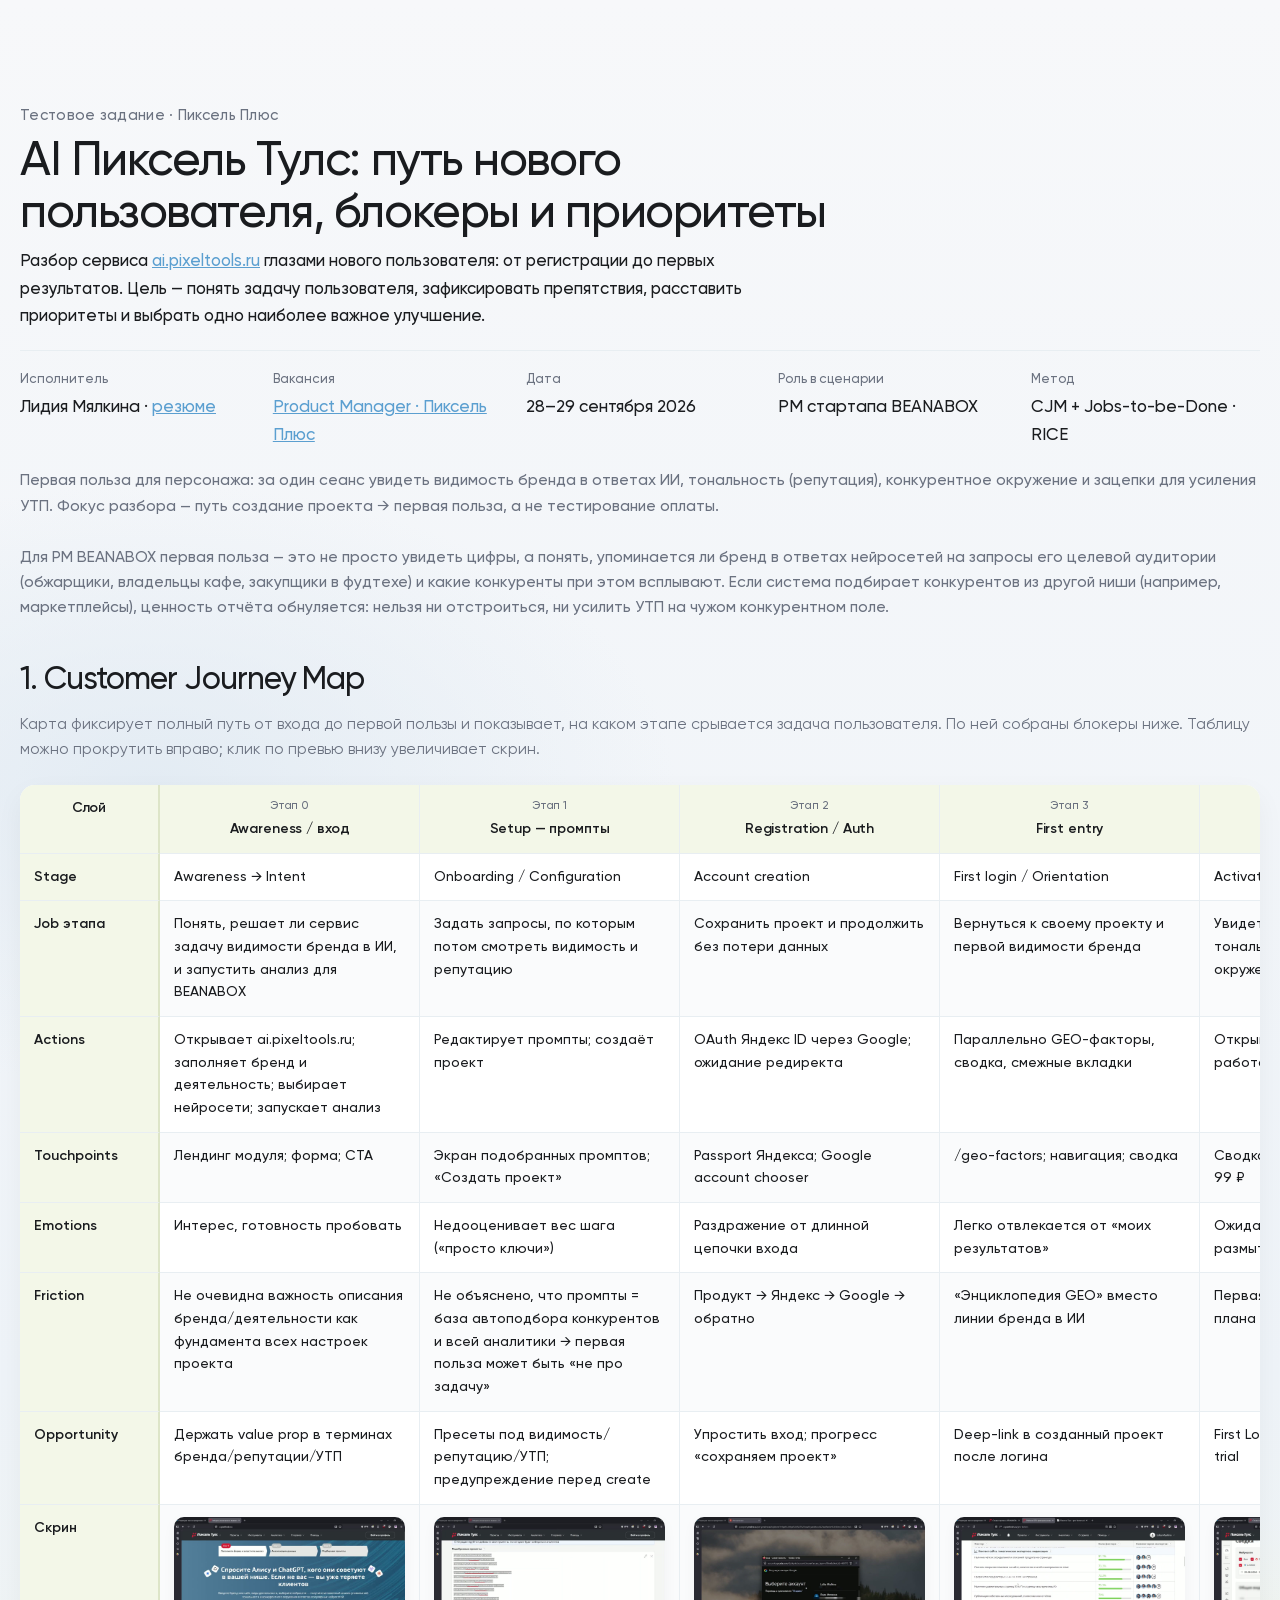
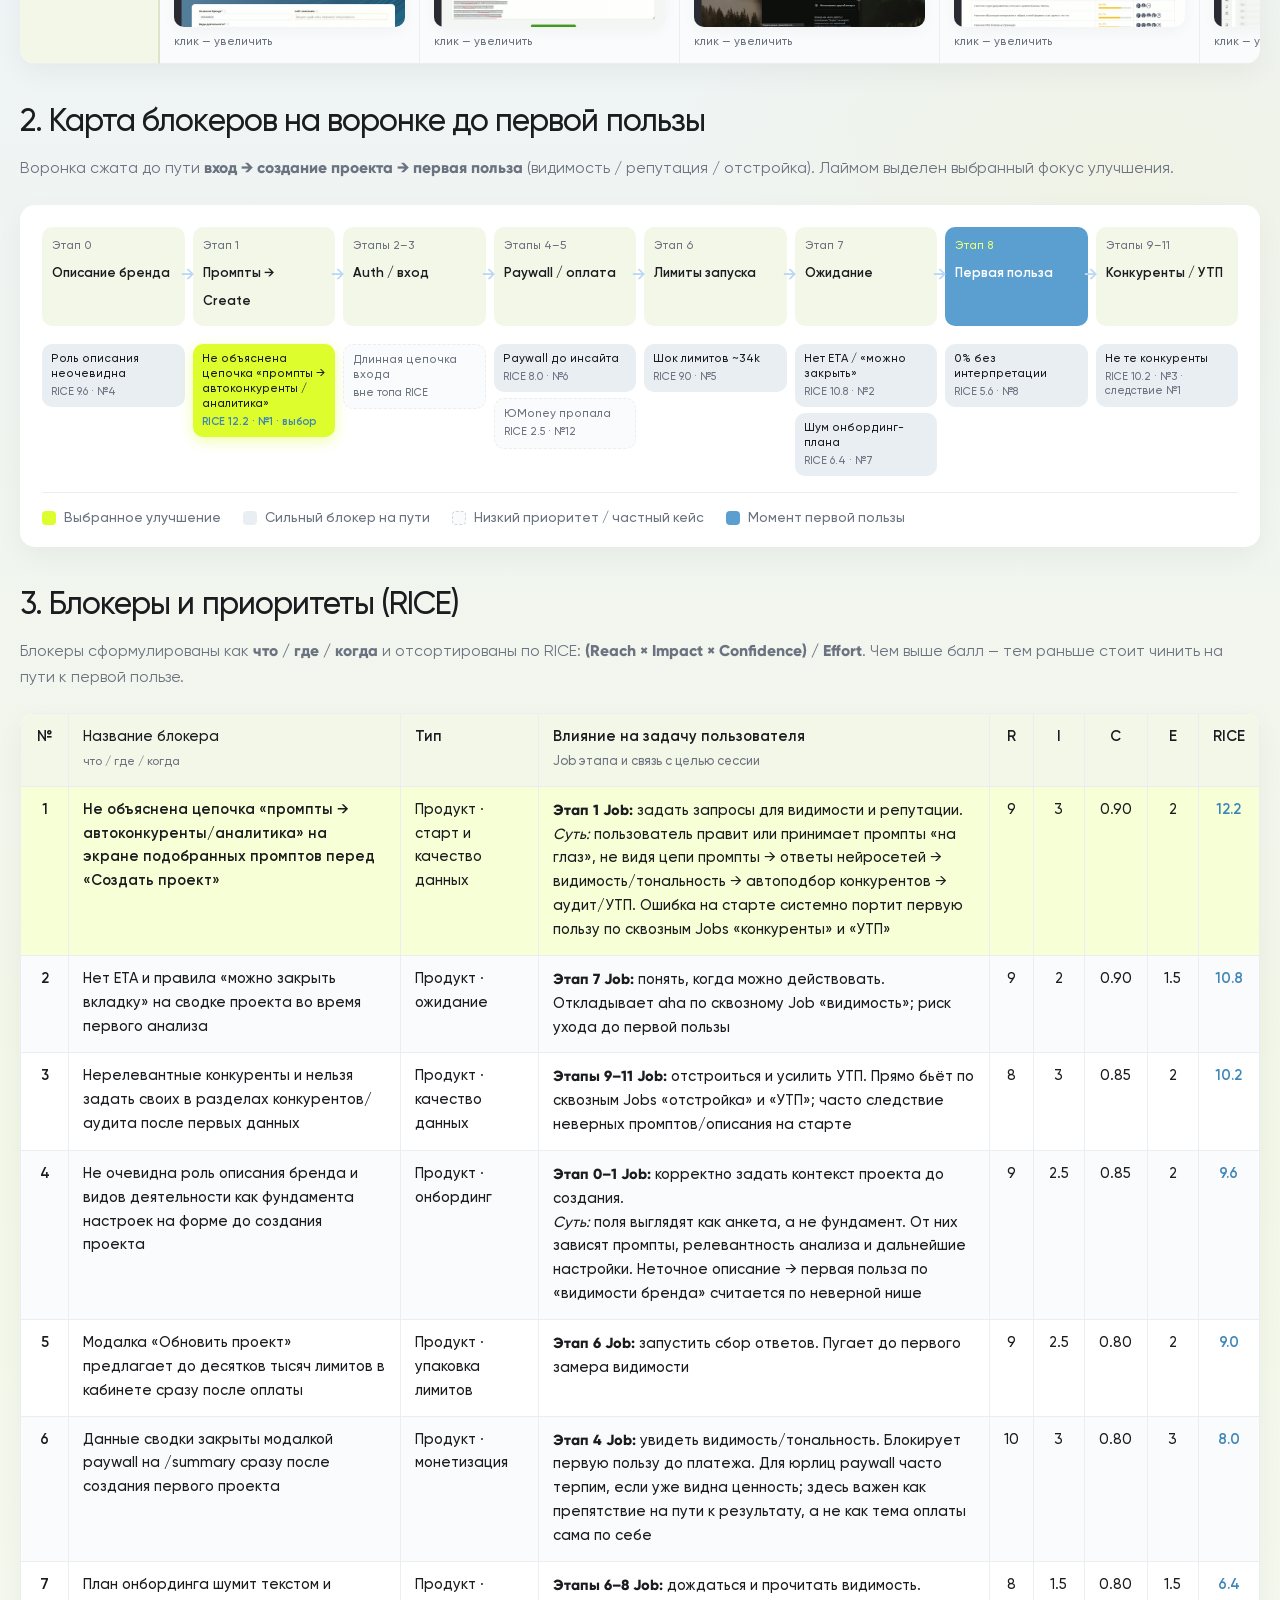
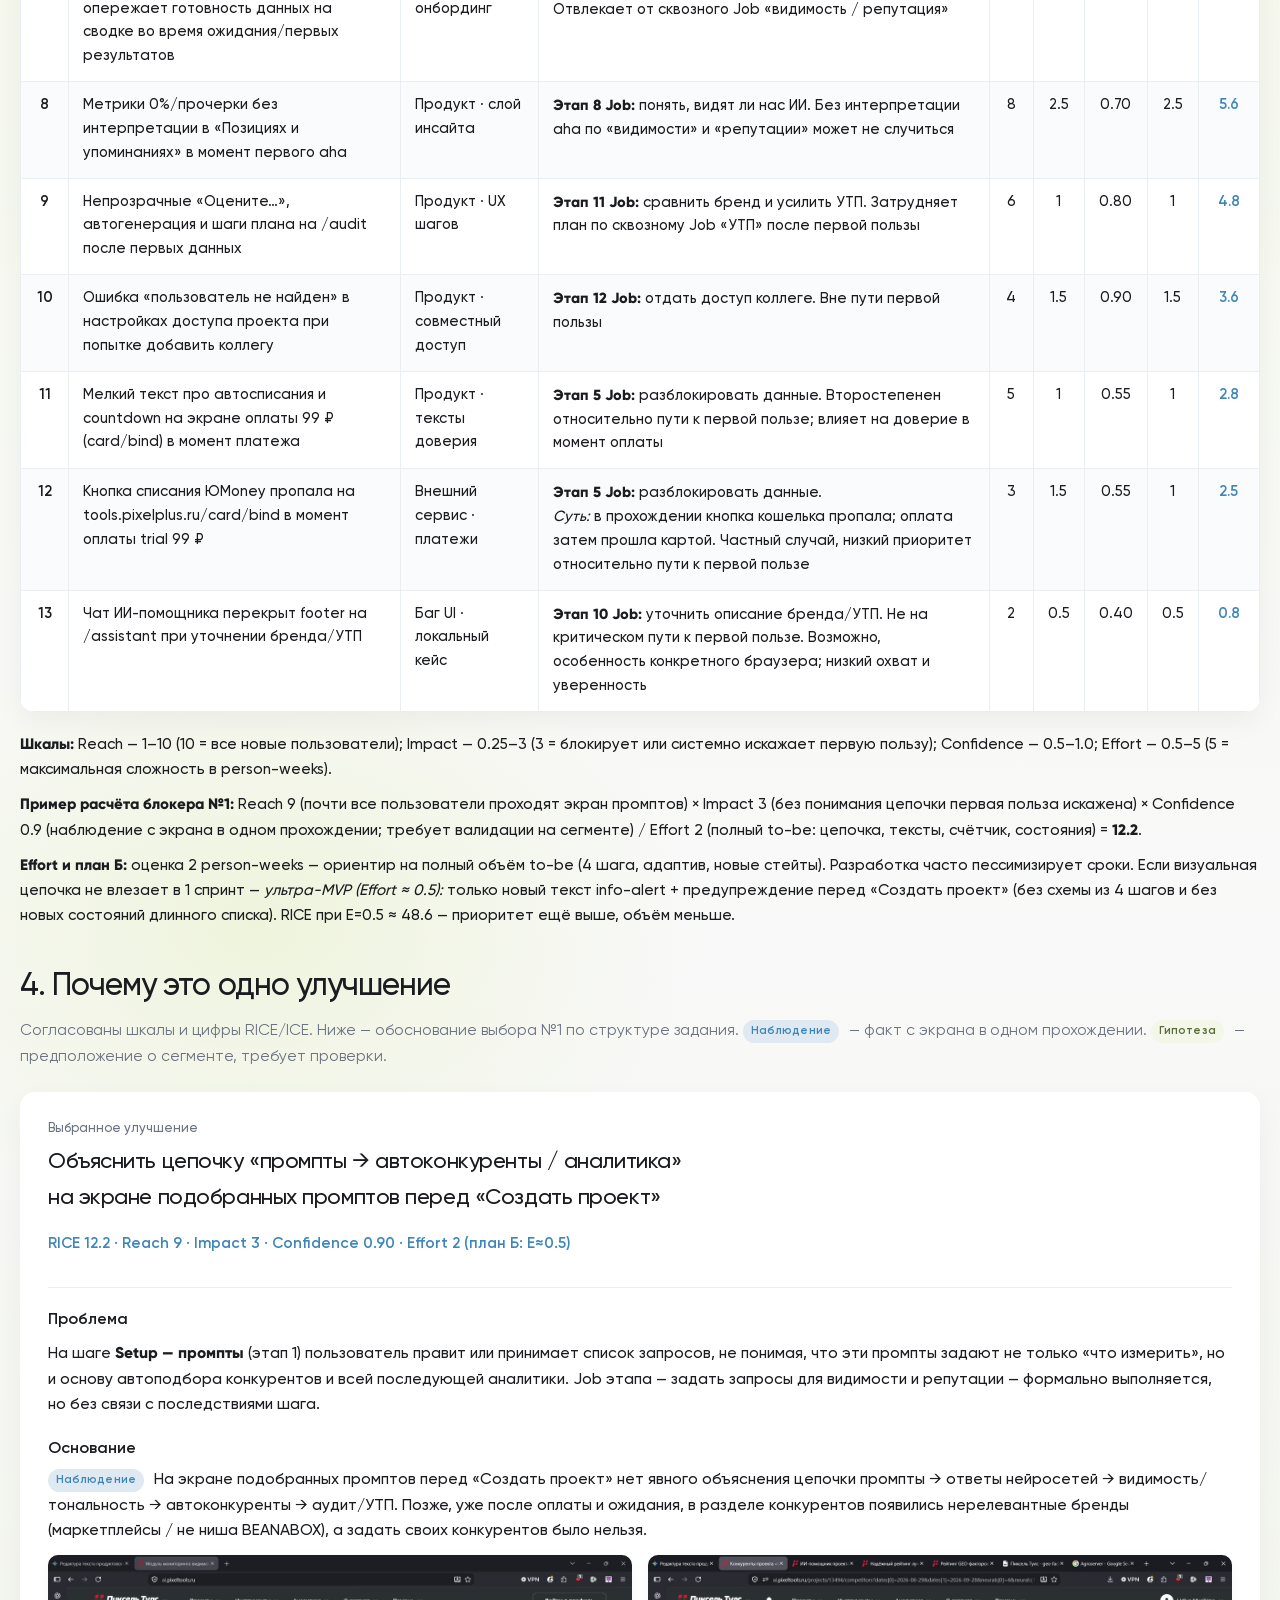
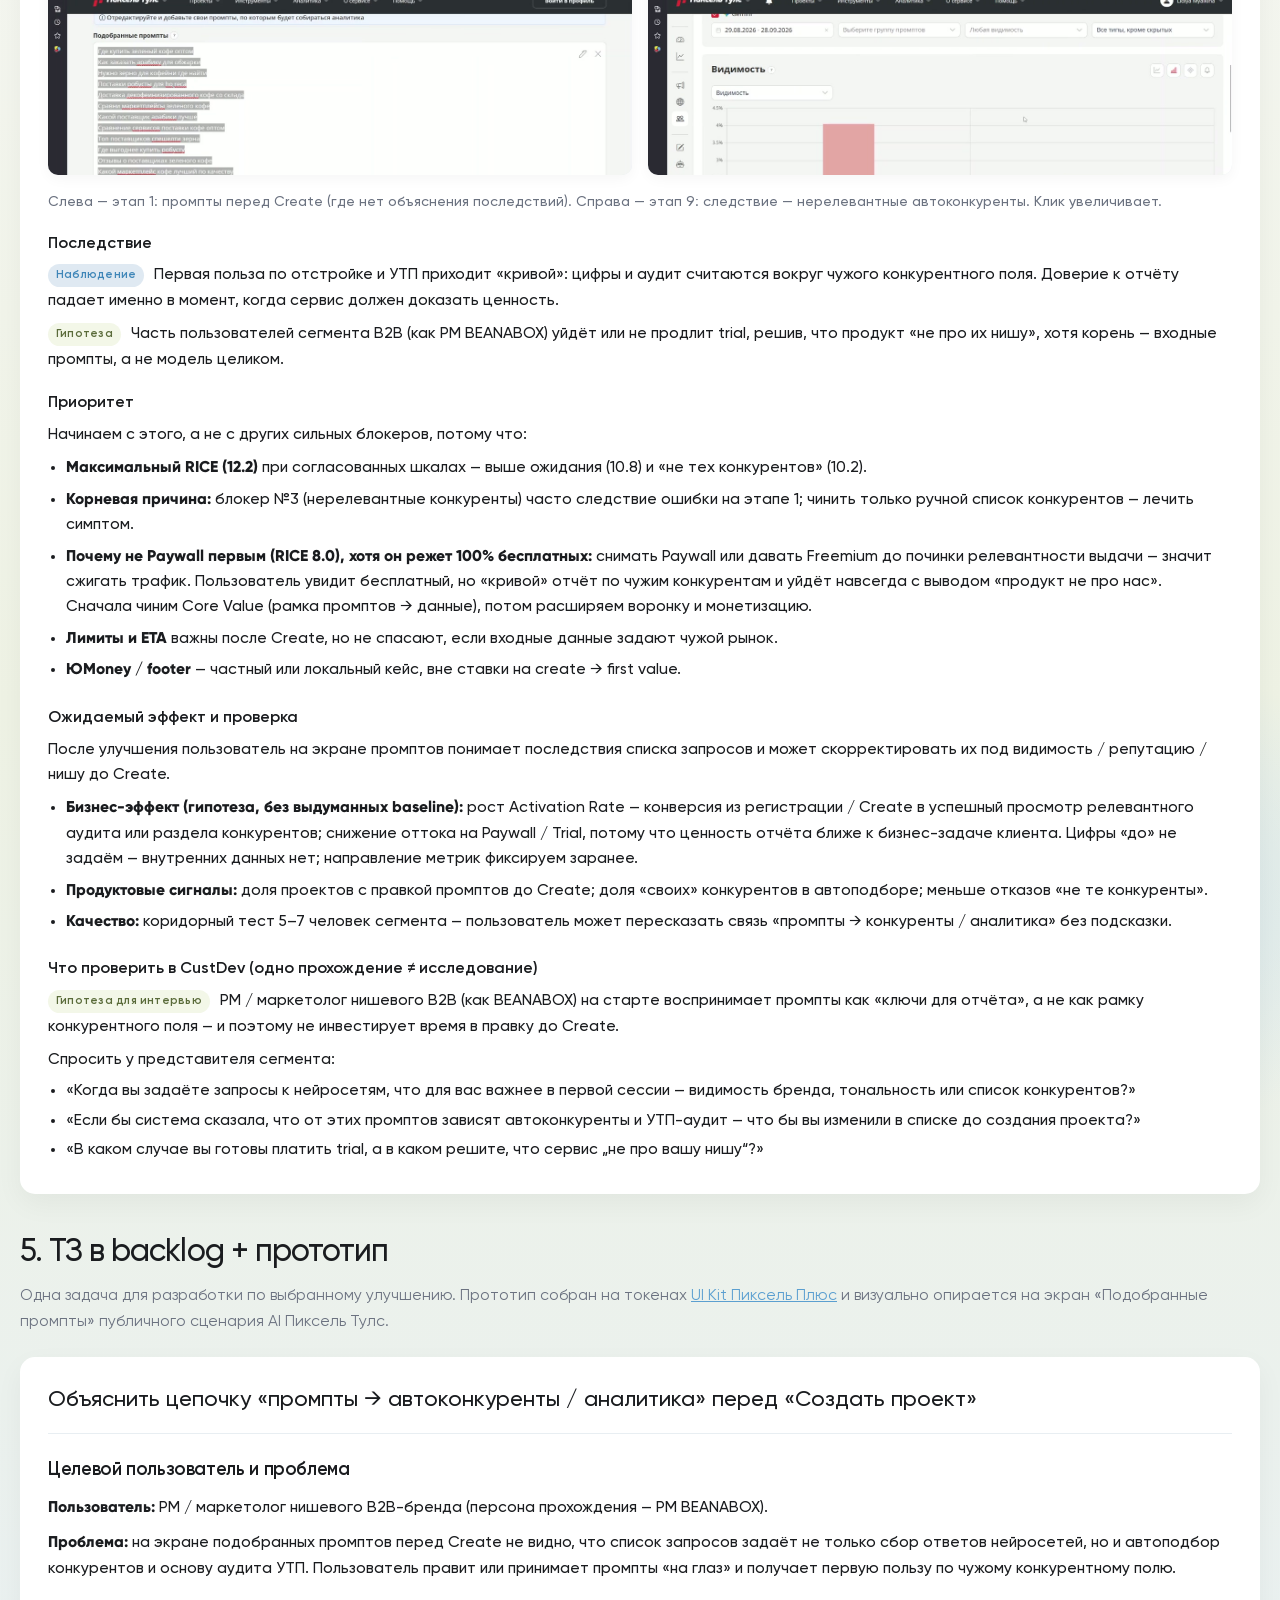
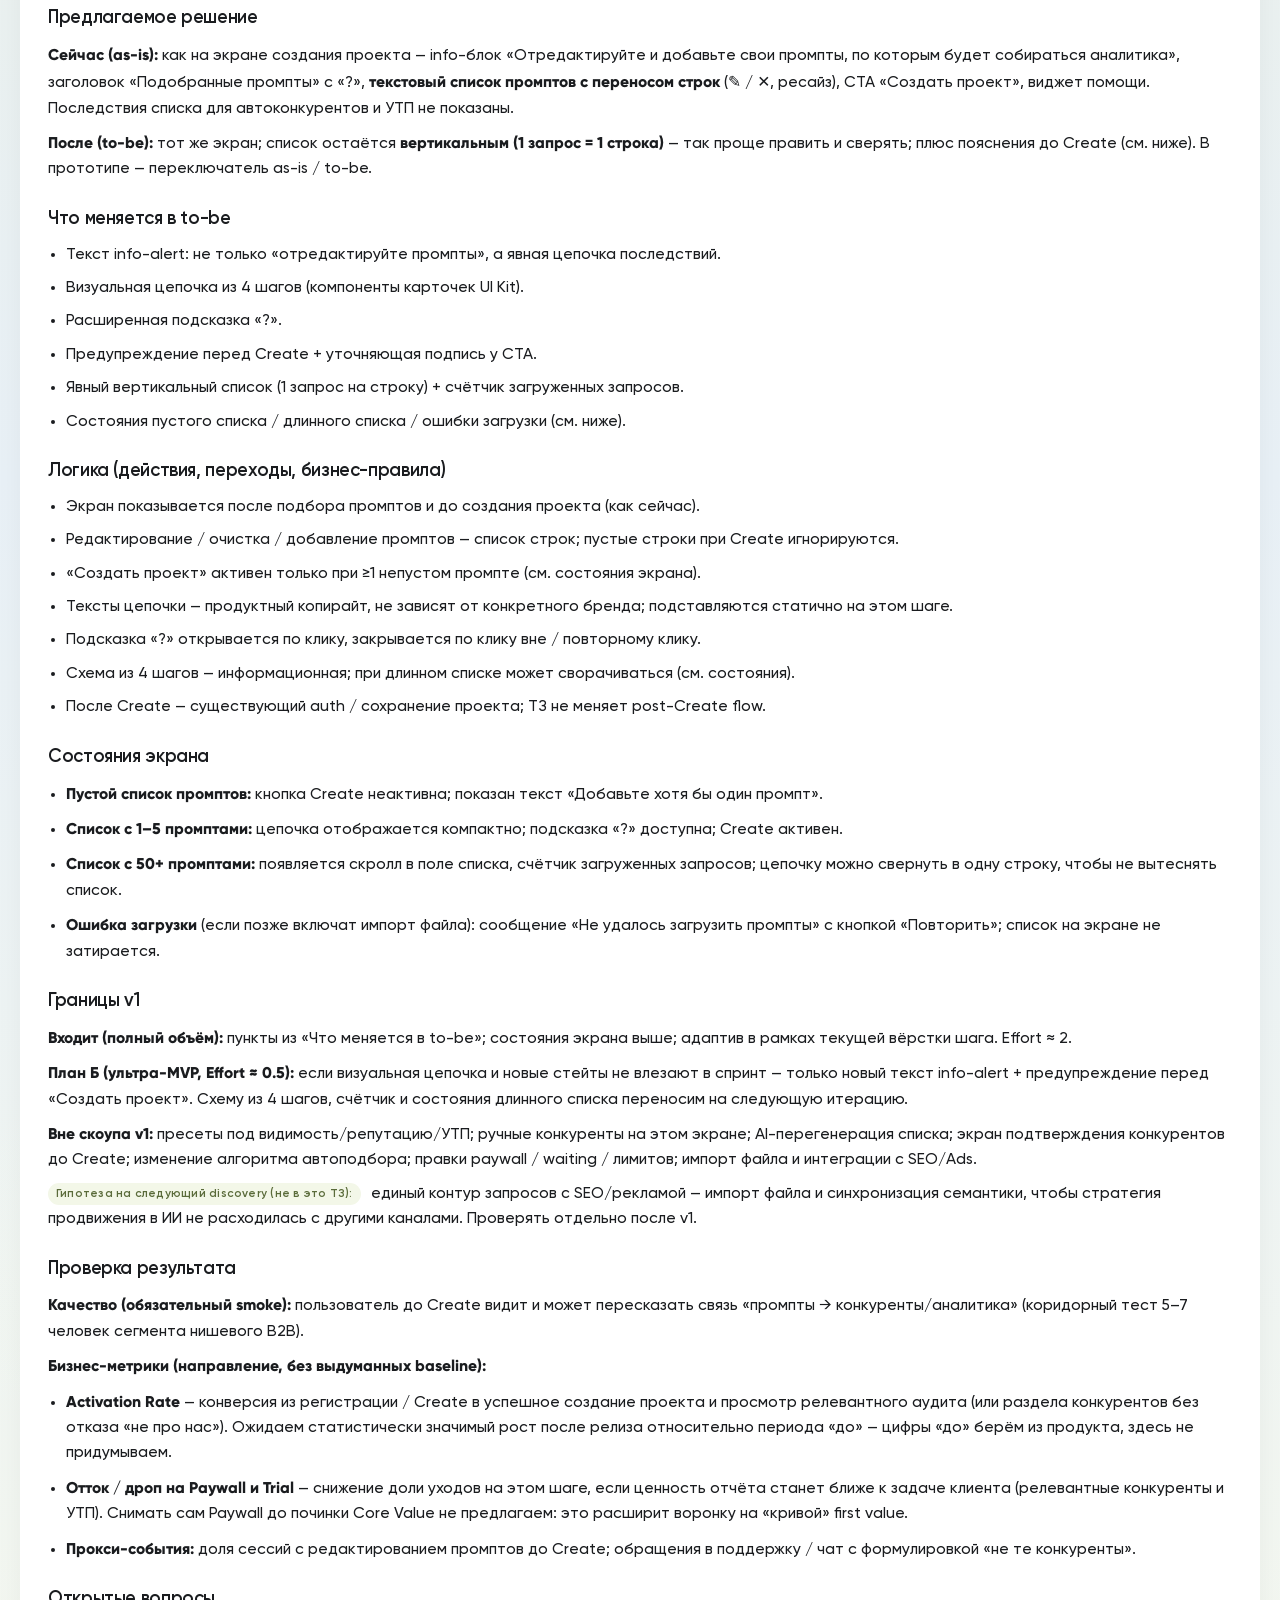
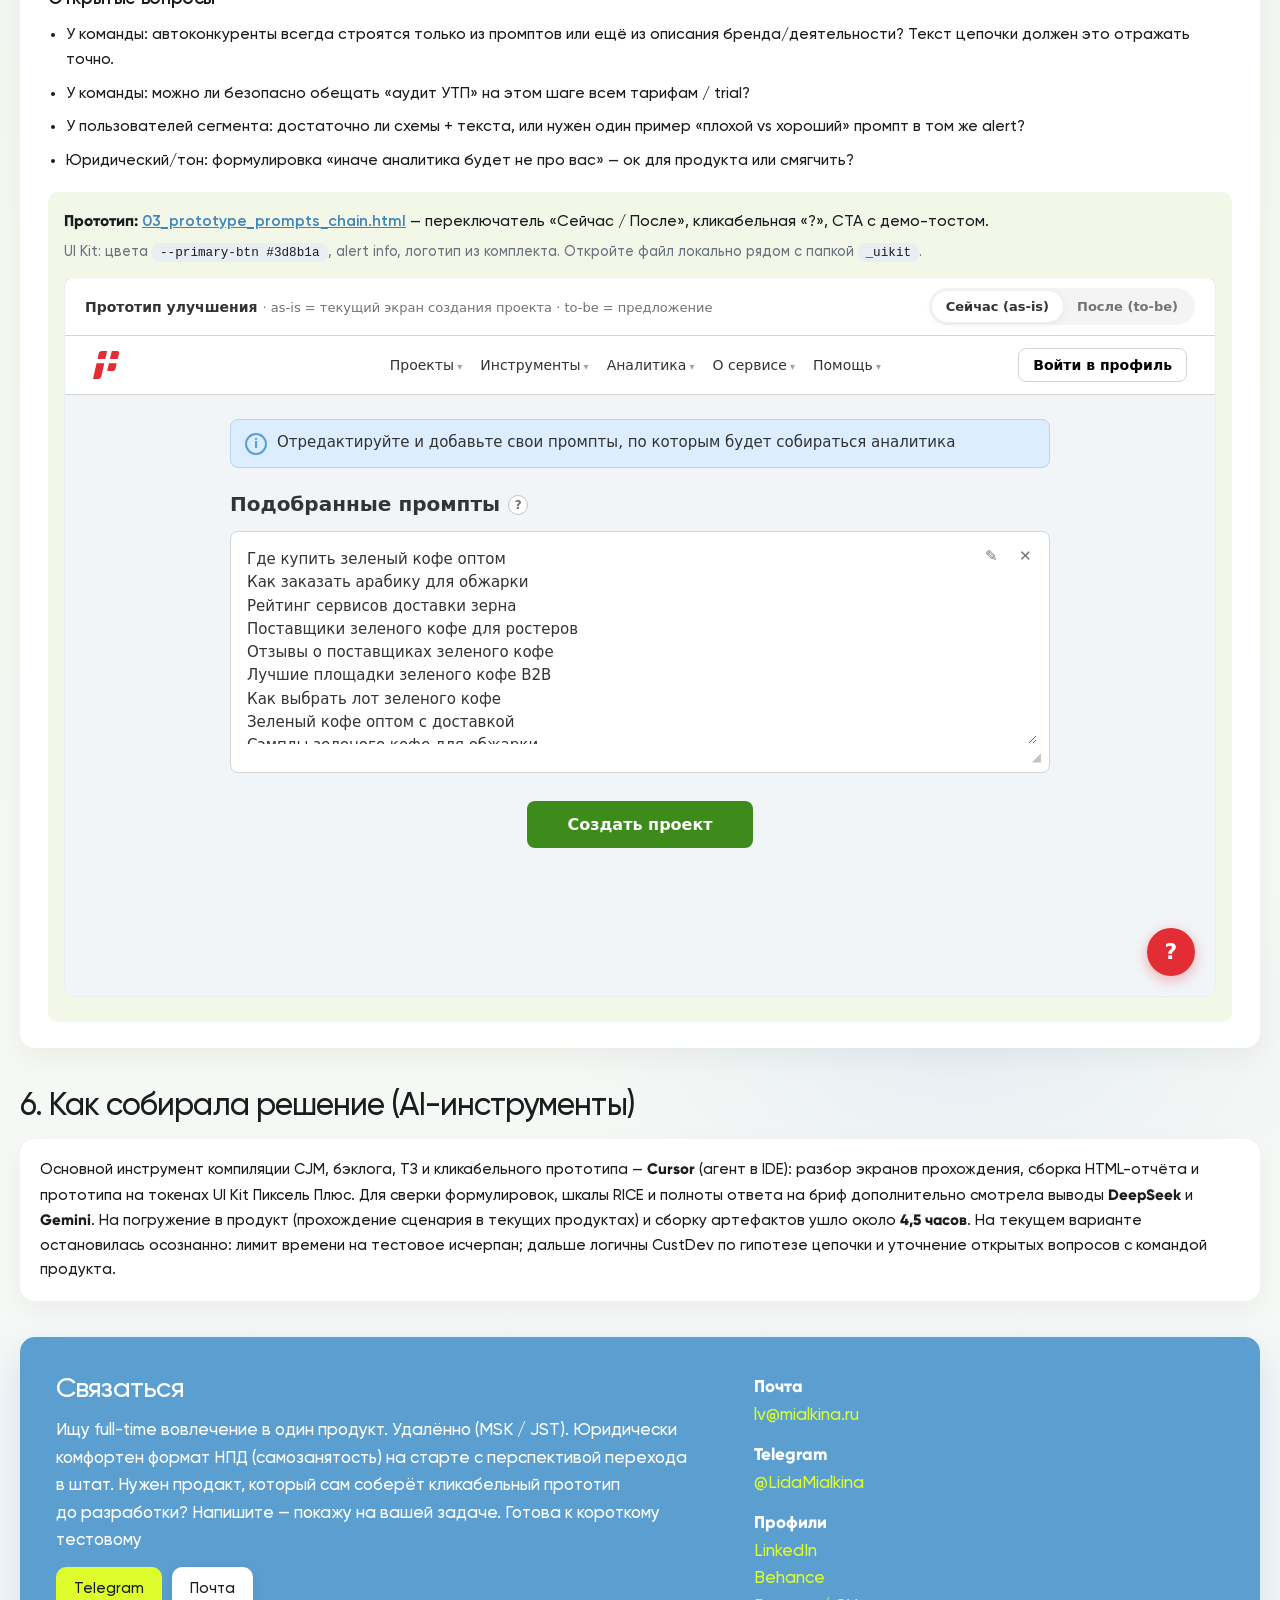
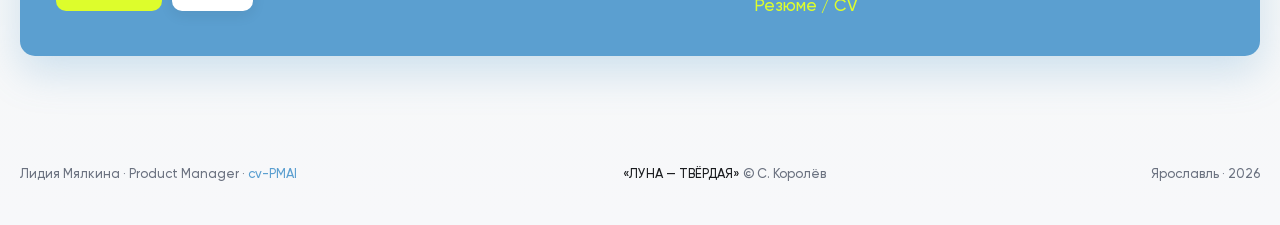
<file: _report_from_git.html>
<!DOCTYPE html>
<html lang="ru">
<head>
<meta charset="utf-8"/>
<meta name="viewport" content="width=device-width, initial-scale=1"/>
<meta name="theme-color" content="#5b9fd0"/>
<meta name="color-scheme" content="light"/>
<title>Тестовое Пиксель Плюс: CJM и ТЗ AI Пиксель Тулс — Лидия Мялкина</title>
<meta name="description" content="Тестовое на вакансию Product Manager Пиксель Плюс: CJM, блокеры RICE, обоснование и ТЗ с прототипом цепочки промптов. Исполнитель — Лидия Мялкина."/>
<meta name="author" content="Лидия Мялкина"/>
<meta name="robots" content="noindex, nofollow"/>
<meta name="googlebot" content="noindex, nofollow"/>
<link rel="canonical" href="https://lidee4ka.github.io/cv-PMAI/"/>
<link rel="alternate" hreflang="ru-RU" href="https://lidee4ka.github.io/cv-PMAI/"/>
<link rel="alternate" hreflang="x-default" href="https://lidee4ka.github.io/cv-PMAI/"/>

<meta property="og:type" content="article"/>
<meta property="og:locale" content="ru_RU"/>
<meta property="og:site_name" content="Лидия Мялкина · Product Manager"/>
<meta property="og:title" content="Тестовое Пиксель Плюс: CJM и ТЗ AI Пиксель Тулс — Лидия Мялкина"/>
<meta property="og:description" content="CJM, приоритет блокеров RICE и ТЗ с прототипом улучшения экрана промптов для AI Пиксель Тулс. Вакансия Product Manager в B2B SaaS."/>
<meta property="og:url" content="https://lidee4ka.github.io/cv-PMAI/"/>
<meta property="og:image" content="https://lidee4ka.github.io/cv-PMAI/og-cover.png"/>
<meta property="og:image:alt" content="Лидия Мялкина — продакт-менеджер, тестовое задание Пиксель Плюс"/>

<meta name="twitter:card" content="summary_large_image"/>
<meta name="twitter:title" content="Тестовое Пиксель Плюс: CJM и ТЗ — Лидия Мялкина"/>
<meta name="twitter:description" content="CJM, RICE и ТЗ с прототипом для AI Пиксель Тулс. Product Manager, B2B SaaS."/>
<meta name="twitter:image" content="https://lidee4ka.github.io/cv-PMAI/og-cover.png"/>
<meta name="twitter:image:alt" content="Лидия Мялкина — тестовое задание Пиксель Плюс"/>

<script type="application/ld+json">
{
  "@context": "https://schema.org",
  "@type": "Article",
  "inLanguage": "ru-RU",
  "headline": "Тестовое задание Пиксель Плюс: CJM, блокеры RICE и ТЗ с прототипом",
  "description": "Разбор AI Пиксель Тулс глазами нового пользователя: CJM, приоритезация блокеров и ТЗ улучшения экрана промптов.",
  "datePublished": "2026-09-28",
  "dateModified": "2026-09-29",
  "author": {
    "@type": "Person",
    "name": "Лидия Мялкина",
    "url": "https://lidee4ka.github.io/cv-PMAI/",
    "email": "lv@mialkina.ru"
  },
  "about": {
    "@type": "JobPosting",
    "title": "Продуктовый менеджер / Product Manager в B2B SaaS — Discovery и AI-прототипирование",
    "url": "https://hh.ru/vacancy/136839649",
    "hiringOrganization": {
      "@type": "Organization",
      "name": "Пиксель Плюс"
    }
  },
  "isPartOf": {
    "@type": "WebSite",
    "name": "Резюме Лидии Мялкиной",
    "url": "https://lidee4ka.github.io/cv-PMAI/"
  }
}
</script>

<link rel="preconnect" href="https://fonts.googleapis.com"/>
<link rel="preconnect" href="https://fonts.gstatic.com" crossorigin/>
<link href="https://fonts.googleapis.com/css2?family=Plus+Jakarta+Sans:wght@400;500;600;700;800&display=swap" rel="stylesheet"/>
<style>
  @font-face {
    font-family: "Gilroy";
    src: url("fonts/Gilroy-Light.woff") format("woff");
    font-weight: 300;
    font-style: normal;
    font-display: swap;
  }
  @font-face {
    font-family: "Gilroy";
    src: url("fonts/Gilroy-Regular.woff") format("woff");
    font-weight: 400;
    font-style: normal;
    font-display: swap;
  }
  @font-face {
    font-family: "Gilroy";
    src: url("fonts/Gilroy-Medium.woff") format("woff");
    font-weight: 500;
    font-style: normal;
    font-display: swap;
  }
  @font-face {
    font-family: "Gilroy";
    src: url("fonts/Gilroy-Semibold.woff") format("woff");
    font-weight: 600;
    font-style: normal;
    font-display: swap;
  }
  @font-face {
    font-family: "Gilroy";
    src: url("fonts/Gilroy-ExtraBold.woff") format("woff");
    font-weight: 800;
    font-style: normal;
    font-display: swap;
  }

  /* Live theme from https://lidee4ka.github.io/cv-PMAI/ */
  :root {
    --navy: #5b9fd0;
    --navy-ink: #3f86b8;
    --burgundy: #6b7280;
    --gold: #DDFD2C;
    --gold-soft: #e8ff7a;
    --paper: #f9f9f9;
    --paper-2: #f3f7e8;
    --white: #fff;
    --ink: #1a1c1f;
    --muted: #6b7280;
    --line: #e8eef2;
    --blue: #5b9fd0;
    --peach: #bad8f3;
    --lime: #DDFD2C;
    --violet: #5b9fd0;
    --shadow: 0 12px 32px #1a1c1f10;
    --radius: 10px;
    --link: #5b9fd0;
    --cta: #DDFD2C;
    --sans: "Gilroy", "Plus Jakarta Sans", "Segoe UI", system-ui, sans-serif;
    --max: 1400px;
    --th: #f3f7e8;
  }

  * { box-sizing: border-box; }

  body {
    margin: 0;
    color: var(--ink);
    font: 500 17px/1.62 var(--sans);
    letter-spacing: 0;
    text-rendering: optimizeLegibility;
    background-color: #f9f9f9;
    background-image:
      radial-gradient(900px 520px at 12% 8%, #dfe9f2cc 0%, transparent 58%),
      radial-gradient(820px 480px at 88% 18%, #eff2e1cc 0%, transparent 55%),
      radial-gradient(760px 520px at 20% 42%, #ebf2d3c2 0%, transparent 58%),
      radial-gradient(700px 460px at 82% 58%, #bad8f399 0%, transparent 55%),
      radial-gradient(780px 500px at 30% 78%, #f6faedb8 0%, transparent 58%),
      radial-gradient(720px 440px at 75% 92%, #e1eaf3b0 0%, transparent 55%),
      linear-gradient(180deg, #f7f8fa 0%, #eef3f8 14%, #f3f7e8 28%, #f9f9f9 42%, #eef2e4 56%, #e8f0f6 70%, #f5f8ef 84%, #f7f8fa 100%);
  }

  .doc-header {
    background: transparent;
    border-radius: 0;
    padding: 0;
    margin-bottom: 20px;
    box-shadow: none;
  }
  .doc-header .kicker { margin-bottom: 10px; }
  .doc-header h1 { margin-bottom: 8px; }
  .doc-lead {
    color: var(--ink);
    font-size: 1.05rem;
    max-width: 48rem;
    margin: 0 0 20px;
  }
  .doc-facts {
    display: grid;
    grid-template-columns: repeat(auto-fit, minmax(180px, 1fr));
    gap: 14px 24px;
    margin: 0;
    padding: 18px 0 0;
    border-top: 1px solid var(--line);
  }
  .doc-facts dt {
    margin: 0;
    color: var(--muted);
    font-size: 0.82rem;
    font-weight: 500;
  }
  .doc-facts dd {
    margin: 4px 0 0;
    color: var(--ink);
    font-weight: 500;
  }
  .doc-facts a { font-weight: 500; }

  .note {
    background: transparent;
    border: 0;
    border-radius: 0;
    padding: 0;
    font-size: 0.98rem;
    margin: 0 0 28px;
    box-shadow: none;
    color: var(--muted);
    font-weight: 500;
  }
  .note strong {
    color: var(--muted);
    font-weight: 500;
  }

  .wrap {
    width: min(var(--max), calc(100% - 40px));
    margin-inline: auto;
    padding: 40px 0 72px;
  }

  h1, h2, h3 {
    font-family: var(--sans);
    color: #1a1c1f;
    font-weight: 500;
    letter-spacing: -0.03em;
    text-wrap: balance;
    margin: 0;
  }
  h1 {
    font-size: clamp(32px, 5vw, 48px);
    line-height: 1.08;
    margin-bottom: 10px;
  }
  h2 {
    font-size: clamp(24px, 3vw, 32px);
    line-height: 1.15;
    margin: 40px 0 14px;
  }

  .kicker {
    color: #6b7280;
    letter-spacing: 0.02em;
    margin: 0 0 14px;
    font-size: 15px;
    font-weight: 500;
    line-height: 1.45;
  }

  .meta {
    color: var(--muted);
    font-size: 0.98rem;
    margin: 0 0 22px;
    font-weight: 400;
  }

  .card {
    background: var(--white);
    border-radius: 15px;
    padding: 18px;
    border: 0;
    box-shadow: 0 10px 28px #1a1c1f0c;
  }

  .cjm-scroll {
    overflow-x: auto;
    overflow-y: hidden;
    -webkit-overflow-scrolling: touch;
    border: 0;
    border-radius: 15px;
    background: var(--white);
    box-shadow: 0 10px 28px #1a1c1f0c;
  }
  .cjm-scroll::-webkit-scrollbar { height: 10px; }
  .cjm-scroll::-webkit-scrollbar-thumb {
    background: #5b9fd0;
    border-radius: 8px;
  }
  .cjm-scroll::-webkit-scrollbar-track {
    background: #e8eef2;
    border-radius: 8px;
  }

  table.cjm {
    border-collapse: separate;
    border-spacing: 0;
    min-width: max-content;
    font-size: 0.875rem;
  }
  table.cjm th, table.cjm td {
    border-right: 1px solid var(--line);
    border-bottom: 1px solid var(--line);
    padding: 12px 14px;
    vertical-align: top;
    min-width: 220px;
    max-width: 260px;
  }
  table.cjm th.row-label, table.cjm td.row-label {
    position: sticky;
    left: 0;
    z-index: 3;
    background: #f3f7e8;
    min-width: 140px;
    max-width: 160px;
    font-weight: 600;
    color: #1a1c1f;
    border-right: 2px solid #dde5c8;
  }
  table.cjm thead th {
    background: #f3f7e8;
    color: #1a1c1f;
    font-weight: 600;
    position: sticky;
    top: 0;
    z-index: 2;
    letter-spacing: -0.01em;
    white-space: nowrap;
  }
  table.cjm thead th.row-label {
    z-index: 4;
    background: #f3f7e8;
    color: #1a1c1f;
  }
  table.cjm tbody tr:nth-child(even) td:not(.row-label) { background: #fafbfc; }
  table.cjm tbody tr:nth-child(odd) td:not(.row-label) { background: var(--white); }

  .stage-num {
    display: block;
    font-size: 0.72rem;
    font-weight: 500;
    color: var(--muted);
    margin-bottom: 2px;
  }

  .thumb {
    display: block;
    width: 100%;
    height: 110px;
    object-fit: cover;
    object-position: top;
    border-radius: 10px;
    border: 0;
    cursor: zoom-in;
    background: #e8eef2;
    box-shadow: 0 4px 14px #1a1c1f0a;
    transition: transform 0.15s ease, box-shadow 0.15s ease;
  }
  .thumb:hover {
    transform: translateY(-1px);
    box-shadow: 0 8px 20px #1a1c1f14;
  }
  .thumb-hint { color: var(--muted); font-size: 0.72rem; margin-top: 6px; }

  .blockers-wrap {
    overflow-x: auto;
    border-radius: 15px;
    border: 0;
    background: var(--white);
    box-shadow: 0 10px 28px #1a1c1f0c;
  }
  table.blockers {
    width: 100%;
    border-collapse: collapse;
    font-size: 0.92rem;
    background: var(--white);
  }
  table.blockers th, table.blockers td {
    border: 1px solid var(--line);
    padding: 12px 14px;
    vertical-align: top;
    text-align: left;
  }
  table.blockers thead th {
    background: #f3f7e8;
    color: #1a1c1f;
    font-weight: 600;
    white-space: nowrap;
  }
  table.blockers thead th span { color: var(--muted) !important; font-weight: 500; }
  table.blockers tbody tr:nth-child(even) td { background: #fafbfc; }
  table.blockers tbody tr.is-pick td {
    background: #f6ffd6;
  }
  table.blockers tbody tr.is-pick td.name {
    font-weight: 600;
  }
  table.blockers .num {
    width: 48px;
    text-align: center;
    font-weight: 600;
    color: #1a1c1f;
  }
  table.blockers .rice {
    font-weight: 600;
    color: #3f86b8;
    white-space: nowrap;
  }
  table.blockers .metric { text-align: center; white-space: nowrap; }
  table.blockers .name { min-width: 260px; font-weight: 500; }
  table.blockers .jtbd { min-width: 280px; color: var(--ink); }

  .type-tag {
    display: inline;
    padding: 0;
    border-radius: 0;
    background: transparent;
    color: var(--ink);
    border: 0;
    font-size: inherit;
    font-weight: 500;
    box-shadow: none;
  }

  .scales {
    font-size: 0.95rem;
    color: var(--muted);
    margin: 8px 0 16px;
  }
  .scales strong { color: var(--ink); font-weight: 600; }

  code {
    font-family: ui-monospace, "Cascadia Code", Consolas, monospace;
    font-size: 0.88em;
    background: #e8eef2;
    border: 0;
    border-radius: 8px;
    padding: 2px 8px;
    color: #1a1c1f;
  }

  a { color: var(--link); }
  a:hover { color: var(--navy-ink); }

  .lightbox {
    display: none;
    position: fixed;
    inset: 0;
    background: rgba(26, 28, 31, 0.88);
    z-index: 1000;
    align-items: center;
    justify-content: center;
    padding: 24px;
    cursor: zoom-out;
  }
  .lightbox.open { display: flex; }
  .lightbox img {
    max-width: min(96vw, 1400px);
    max-height: 92vh;
    border-radius: 15px;
    box-shadow: 0 16px 40px rgba(0, 0, 0, 0.35);
  }


  /* Funnel map */
  .funnel {
    background: var(--white);
    border-radius: 15px;
    box-shadow: 0 10px 28px #1a1c1f0c;
    padding: 22px 22px 18px;
    margin: 0 0 8px;
  }
  .funnel-track {
    display: grid;
    grid-template-columns: repeat(8, minmax(0, 1fr));
    gap: 8px;
    align-items: stretch;
    margin-bottom: 18px;
  }
  .funnel-stage {
    background: #f3f7e8;
    border-radius: 10px;
    padding: 10px 10px 12px;
    min-height: 72px;
    position: relative;
  }
  .funnel-stage::after {
    content: "→";
    position: absolute;
    right: -10px;
    top: 50%;
    transform: translateY(-50%);
    color: #bad8f3;
    font-weight: 600;
    z-index: 1;
  }
  .funnel-stage:last-child::after { content: none; }
  .funnel-stage .fs-num {
    display: block;
    color: var(--muted);
    font-size: 0.72rem;
    font-weight: 500;
    margin-bottom: 4px;
  }
  .funnel-stage .fs-title {
    color: var(--ink);
    font-size: 0.82rem;
    font-weight: 600;
    line-height: 1.25;
  }
  .funnel-stage.is-aha {
    background: #5b9fd0;
  }
  .funnel-stage.is-aha .fs-num { color: #e8ff7a; }
  .funnel-stage.is-aha .fs-title { color: #fff; }

  .funnel-blockers {
    display: grid;
    grid-template-columns: repeat(8, minmax(0, 1fr));
    gap: 8px;
  }
  .fb-col {
    display: flex;
    flex-direction: column;
    gap: 6px;
    min-height: 1px;
  }
  .fb {
    border-radius: 10px;
    padding: 8px 9px;
    font-size: 0.72rem;
    line-height: 1.3;
    font-weight: 500;
    background: #e8eef2;
    color: var(--ink);
  }
  .fb .fb-rice {
    display: block;
    color: var(--muted);
    font-size: 0.68rem;
    margin-top: 3px;
  }
  .fb.is-pick {
    background: #DDFD2C;
    color: #1a1c1f;
    box-shadow: 0 4px 14px #DDFD2C66;
  }
  .fb.is-pick .fb-rice { color: #3f86b8; font-weight: 600; }
  .fb.is-low {
    background: #fafbfc;
    color: var(--muted);
    border: 1px dashed var(--line);
  }
  .funnel-legend {
    display: flex;
    flex-wrap: wrap;
    gap: 14px 22px;
    margin-top: 16px;
    padding-top: 14px;
    border-top: 1px solid var(--line);
    color: var(--muted);
    font-size: 0.85rem;
  }
  .funnel-legend span {
    display: inline-flex;
    align-items: center;
    gap: 8px;
  }
  .funnel-legend i {
    width: 14px;
    height: 14px;
    border-radius: 4px;
    display: inline-block;
  }
  .lg-pick { background: #DDFD2C; }
  .lg-mid { background: #e8eef2; }
  .lg-low { background: #fafbfc; border: 1px dashed #cfd8e0; }
  .lg-aha { background: #5b9fd0; }

  @media (max-width: 1100px) {
    .funnel-track, .funnel-blockers {
      grid-template-columns: repeat(4, minmax(0, 1fr));
    }
    .funnel-stage:nth-child(4)::after { content: none; }
  }
  @media (max-width: 720px) {
    .funnel-track, .funnel-blockers {
      grid-template-columns: 1fr 1fr;
    }
    .funnel-stage:nth-child(even)::after { content: none; }
  }

  /* Choice / rationale */
  .choice {
    background: var(--white);
    border-radius: 15px;
    box-shadow: 0 10px 28px #1a1c1f0c;
    padding: 26px 28px;
    margin: 8px 0 28px;
  }
  .choice-pick {
    margin: 0 0 20px;
    padding-bottom: 16px;
    border-bottom: 1px solid var(--line);
  }
  .choice-pick .label {
    color: var(--muted);
    font-size: 0.82rem;
    font-weight: 500;
    margin: 0 0 6px;
  }
  .choice-pick h3 {
    font-size: clamp(18px, 2.2vw, 22px);
    font-weight: 500;
    margin: 0 0 8px;
    letter-spacing: -0.02em;
  }
  .choice-pick .rice-line {
    color: #3f86b8;
    font-weight: 600;
    font-size: 0.95rem;
  }
  .choice-grid {
    display: grid;
    gap: 18px;
  }
  .choice-item h4 {
    margin: 0 0 6px;
    font-size: 1rem;
    font-weight: 600;
    color: var(--ink);
  }
  .choice-item p, .choice-item li {
    margin: 0;
    color: var(--ink);
    font-size: 0.98rem;
  }
  .choice-item ul {
    margin: 6px 0 0;
    padding-left: 1.15rem;
  }
  .choice-item li { margin: 4px 0; }
  .tag-obs, .tag-hyp {
    display: inline-block;
    font-size: 0.72rem;
    font-weight: 600;
    letter-spacing: 0.02em;
    border-radius: 999px;
    padding: 2px 8px;
    margin-right: 6px;
    vertical-align: 1px;
  }
  .tag-obs { background: #dfe9f2; color: #3f86b8; }
  .tag-hyp { background: #f3f7e8; color: #5a6b3a; }
  .choice-shot {
    margin-top: 10px;
    display: grid;
    grid-template-columns: 1fr 1fr;
    gap: 16px;
    align-items: start;
  }
  .choice-shot img {
    width: 100%;
    height: auto;
    max-height: 220px;
    object-fit: cover;
    object-position: top;
    border-radius: 10px;
    cursor: zoom-in;
    box-shadow: 0 4px 14px #1a1c1f0a;
  }
  .choice-shot .shot-cap {
    color: var(--muted);
    font-size: 0.88rem;
  }
  @media (max-width: 720px) {
    .choice { padding: 20px 18px; }
    .choice-shot { grid-template-columns: 1fr; }
  }


  /* TZ block */
  .tz {
    background: var(--white);
    border-radius: 15px;
    box-shadow: 0 10px 28px #1a1c1f0c;
    padding: 26px 28px;
    margin: 8px 0 28px;
  }
  .tz h3 {
    font-size: 1.15rem;
    font-weight: 600;
    margin: 22px 0 8px;
    letter-spacing: -0.02em;
  }
  .tz h3:first-child { margin-top: 0; }
  .tz p, .tz li { margin: 0 0 8px; font-size: 0.98rem; }
  .tz ul { margin: 6px 0 10px; padding-left: 1.15rem; }
  .tz .tz-title {
    font-size: clamp(18px, 2.2vw, 22px);
    font-weight: 500;
    margin: 0 0 14px;
    padding-bottom: 14px;
    border-bottom: 1px solid var(--line);
  }
  .tz-proto {
    margin-top: 18px;
    padding: 16px;
    background: #f3f7e8;
    border-radius: 10px;
  }
  .tz-proto a {
    color: #3f86b8;
    font-weight: 600;
  }
  .tz-iframe {
    width: 100%;
    height: 720px;
    border: 1px solid var(--line);
    border-radius: 10px;
    margin-top: 12px;
    background: #fff;
  }
  .rice-box {
    background: transparent;
    border: 0;
    box-shadow: none;
    border-radius: 0;
    padding: 12px 0 0;
    margin: 8px 0 28px;
    font-size: 0.95rem;
  }
  .ai-tools {
    background: var(--white);
    border-radius: 15px;
    box-shadow: 0 10px 28px #1a1c1f0c;
    padding: 18px 20px;
    margin: 0 0 20px;
    font-size: 0.95rem;
  }
  .rice-box p, .ai-tools p { margin: 0 0 10px; }
  .rice-box p:last-child, .ai-tools p:last-child { margin-bottom: 0; }

  .btn {
    display: inline-flex;
    align-items: center;
    justify-content: center;
    min-height: 44px;
    padding: 0 18px;
    border-radius: 10px;
    font-weight: 500;
    font-size: 15px;
    text-decoration: none;
    border: 0;
    cursor: pointer;
  }
  .btn-primary {
    background: #5b9fd0;
    color: #fff;
    box-shadow: 0 6px 18px #5b9fd044;
  }
  .btn-primary:hover, .btn-primary:focus-visible { background: #3f86b8; color: #fff; }
  .btn-ghost {
    background: var(--white);
    color: #1a1c1f;
    box-shadow: 0 4px 14px #1a1c1f12;
  }
  .btn-ghost:hover, .btn-ghost:focus-visible { background: #f3f7e8; color: #1a1c1f; }

  .contacts {
    display: grid;
    grid-template-columns: 1.4fr 1fr;
    gap: 28px 40px;
    background: #5b9fd0;
    color: #fff;
    border-radius: 15px;
    padding: 36px;
    box-shadow: 0 16px 40px #5b9fd044;
    margin: 8px 0 0;
  }
  .contacts h2 {
    color: #fff;
    font-size: clamp(22px, 3vw, 28px);
    margin: 0 0 12px;
  }
  .contacts p, .contacts b { color: #fff; margin: 0 0 12px; }
  .contacts p:last-child { margin-bottom: 0; }
  .contacts a { color: #DDFD2C; text-decoration: none; }
  .contacts a:hover { color: #e8ff7a; }
  .contacts .btn-primary,
  .contacts .btn-primary:hover {
    background: #DDFD2C;
    color: #1a1c1f;
    box-shadow: none;
  }
  .contacts .btn-ghost,
  .contacts .btn-ghost:hover,
  .contacts .btn-ghost:focus-visible {
    background: #fff;
    color: #1a1c1f;
    box-shadow: 0 4px 14px #1a1c1f14;
  }
  .contact-actions {
    display: flex;
    flex-wrap: wrap;
    gap: 10px;
    margin: 18px 0 0;
  }
  .contact-actions .btn { margin: 0; }

  .site-footer {
    margin-top: 8px;
    padding: 28px 0 40px;
    font-size: 13px;
    color: var(--muted);
  }
  .site-footer .wrap {
    padding: 0;
    display: flex;
    flex-wrap: wrap;
    align-items: baseline;
    justify-content: space-between;
    gap: 12px 24px;
  }
  .site-footer a {
    color: var(--link);
    text-decoration: none;
    font-weight: 500;
  }
  .site-footer a:hover { color: var(--navy-ink); }
  .site-footer .slogan {
    margin: 0;
    font-weight: 500;
    color: var(--ink);
  }
  .site-footer .slogan cite {
    font-style: normal;
    color: var(--muted);
    font-weight: 500;
  }

  @media (max-width: 720px) {
    .contacts {
      grid-template-columns: 1fr;
      padding: 20px 16px;
      border-radius: 12px;
      gap: 20px;
    }
    .contact-actions { gap: 8px; }
    .contact-actions .btn {
      min-height: 42px;
      padding: 0 14px;
      font-size: 13px;
      width: 100%;
    }
    .site-footer { padding: 20px 0 36px; font-size: 12px; }
  }

  @media (max-width: 720px) {
    .tz { padding: 20px 18px; }
    .tz-iframe { height: 640px; }
  }


  .site-nav {
    position: sticky;
    top: 0;
    z-index: 50;
    background: #fffffff5;
    -webkit-backdrop-filter: blur(12px);
    backdrop-filter: blur(12px);
    border-bottom: 1px solid var(--line);
    box-shadow: 0 8px 24px #1a1c1f0a;
    transform: translateY(-110%);
    opacity: 0;
    pointer-events: none;
    transition: transform 0.22s ease, opacity 0.22s ease;
  }
  .site-nav.is-visible {
    transform: translateY(0);
    opacity: 1;
    pointer-events: auto;
  }
  .site-nav-inner {
    width: min(var(--max), calc(100% - 40px));
    margin-inline: auto;
    min-height: 64px;
    display: flex;
    align-items: center;
    justify-content: space-between;
    gap: 16px;
  }
  .site-nav-brand {
    display: flex;
    flex-direction: column;
    text-decoration: none;
    color: var(--ink);
    flex-shrink: 0;
  }
  .site-nav-brand b { font-size: 15px; font-weight: 600; line-height: 1.2; }
  .site-nav-brand span { font-size: 12px; color: var(--muted); font-weight: 500; }
  .site-nav-links {
    display: flex;
    flex-wrap: wrap;
    gap: 4px 2px;
    font-size: 14px;
    font-weight: 500;
  }
  .site-nav-links a {
    color: var(--ink);
    text-decoration: none;
    padding: 8px 10px;
    border-radius: 10px;
  }
  .site-nav-links a:hover,
  .site-nav-links a:focus-visible,
  .site-nav-links a.is-active {
    background: var(--white);
    box-shadow: 0 4px 14px #1a1c1f12;
    color: #1a1c1f;
  }
  .nav-toggle {
    display: none;
    width: 44px;
    height: 44px;
    border: 1px solid var(--line);
    border-radius: 10px;
    background: var(--white);
    cursor: pointer;
    position: relative;
    flex-shrink: 0;
    padding: 0;
  }
  .nav-toggle span {
    position: absolute;
    left: 12px;
    right: 12px;
    height: 2px;
    background: var(--ink);
    border-radius: 1px;
    transition: transform .2s, opacity .2s, top .2s;
  }
  .nav-toggle span:nth-child(1) { top: 15px; }
  .nav-toggle span:nth-child(2) { top: 21px; }
  .nav-toggle span:nth-child(3) { top: 27px; }
  .nav-toggle[aria-expanded="true"] span:nth-child(1) {
    top: 21px;
    transform: rotate(45deg);
  }
  .nav-toggle[aria-expanded="true"] span:nth-child(2) { opacity: 0; }
  .nav-toggle[aria-expanded="true"] span:nth-child(3) {
    top: 21px;
    transform: rotate(-45deg);
  }
  @media (max-width: 900px) {
    .nav-toggle { display: block; }
    .site-nav-inner { position: relative; }
    .site-nav-links {
      display: none;
      position: absolute;
      top: calc(100% + 8px);
      left: 0;
      right: 0;
      flex-direction: column;
      gap: 4px;
      padding: 10px;
      background: #fff;
      border: 1px solid var(--line);
      border-radius: 12px;
      box-shadow: 0 12px 32px #1a1c1f14;
    }
    .site-nav.is-open .site-nav-links { display: flex; }
    .site-nav-links a {
      padding: 12px 14px;
      border-radius: 10px;
    }
  }

  @media (max-width: 720px) {
    .wrap { width: calc(100% - 24px); padding-top: 28px; }
    h1 { font-size: 28px; }
    .site-nav-inner { width: calc(100% - 24px); }
  }
</style>
</head>
<body id="top">

<nav class="site-nav" id="site-nav" aria-label="Разделы отчёта">
  <div class="site-nav-inner">
    <a class="site-nav-brand" href="#top">
      <b>Лидия Мялкина</b>
      <span>Тестовое · Пиксель Плюс</span>
    </a>
    <div class="site-nav-links" id="site-nav-links">
      <a href="#cjm">CJM</a>
      <a href="#funnel">Воронка</a>
      <a href="#blockers">Блокеры</a>
      <a href="#choice">Выбор</a>
      <a href="#tz">ТЗ</a>
      <a href="#ai-tools">AI</a>
      <a href="#kontakty">Связаться</a>
    </div>
    <button class="nav-toggle" id="nav-toggle" type="button" aria-label="Открыть меню" aria-controls="site-nav-links" aria-expanded="false">
      <span></span><span></span><span></span>
    </button>
  </div>
</nav>

<div class="wrap">
  <header class="doc-header">
    <p class="kicker">Тестовое задание · Пиксель Плюс</p>
    <h1>AI Пиксель Тулс: путь нового пользователя, блокеры и приоритеты</h1>
    <p class="doc-lead">
      Разбор сервиса <a href="https://ai.pixeltools.ru/" target="_blank" rel="noopener">ai.pixeltools.ru</a>
      глазами нового пользователя: от регистрации до первых результатов.
      Цель — понять задачу пользователя, зафиксировать препятствия, расставить приоритеты
      и выбрать одно наиболее важное улучшение.
    </p>
    <dl class="doc-facts">
      <div>
        <dt>Исполнитель</dt>
        <dd>Лидия Мялкина · <a href="https://lidee4ka.github.io/cv-PMAI/" target="_blank" rel="noopener">резюме</a></dd>
      </div>
      <div>
        <dt>Вакансия</dt>
        <dd><a href="https://hh.ru/vacancy/136839649" target="_blank" rel="noopener">Product Manager · Пиксель Плюс</a></dd>
      </div>
      <div>
        <dt>Дата</dt>
        <dd>28–29 сентября 2026</dd>
      </div>
      <div>
        <dt>Роль в сценарии</dt>
        <dd>PM стартапа BEANABOX</dd>
      </div>
      <div>
        <dt>Метод</dt>
        <dd>CJM + Jobs-to-be-Done · RICE</dd>
      </div>
    </dl>
  </header>

  <div class="note">
    <strong>Первая польза для персонажа:</strong> за один сеанс увидеть видимость бренда в ответах ИИ,
    тональность (репутация), конкурентное окружение и зацепки для усиления УТП.
    Фокус разбора — путь <strong>создание проекта → первая польза</strong>, а не тестирование оплаты.
    <br/><br/>
    Для PM BEANABOX первая польза — это не просто увидеть цифры, а понять, упоминается ли бренд в ответах нейросетей
    на запросы его целевой аудитории (обжарщики, владельцы кафе, закупщики в фудтехе) и какие конкуренты при этом всплывают.
    Если система подбирает конкурентов из другой ниши (например, маркетплейсы), ценность отчёта обнуляется:
    нельзя ни отстроиться, ни усилить УТП на чужом конкурентном поле.
  </div>

  <h2 id="cjm">1. Customer Journey Map</h2>
  <p class="meta">
    Карта фиксирует полный путь от входа до первой пользы и показывает,
    на каком этапе срывается задача пользователя. По ней собраны блокеры ниже.
    Таблицу можно прокрутить вправо; клик по превью внизу увеличивает скрин.
  </p>

  <div class="cjm-scroll card" style="padding:0">
    <table class="cjm">
      <thead>
        <tr>
          <th class="row-label">Слой</th>
          <th><span class="stage-num">Этап 0</span>Awareness / вход</th>
          <th><span class="stage-num">Этап 1</span>Setup — промпты</th>
          <th><span class="stage-num">Этап 2</span>Registration / Auth</th>
          <th><span class="stage-num">Этап 3</span>First entry</th>
          <th><span class="stage-num">Этап 4</span>Paywall / сводка</th>
          <th><span class="stage-num">Этап 5</span>Payment 99 ₽</th>
          <th><span class="stage-num">Этап 6</span>First run / лимиты</th>
          <th><span class="stage-num">Этап 7</span>Waiting</th>
          <th><span class="stage-num">Этап 8</span>First insight</th>
          <th><span class="stage-num">Этап 9</span>Competitors</th>
          <th><span class="stage-num">Этап 10</span>ИИ-помощник</th>
          <th><span class="stage-num">Этап 11</span>Audit / УТП</th>
          <th><span class="stage-num">Этап 12</span>Next / access</th>
        </tr>
      </thead>
      <tbody>
        <tr>
          <td class="row-label">Stage</td>
          <td>Awareness → Intent</td>
          <td>Onboarding / Configuration</td>
          <td>Account creation</td>
          <td>First login / Orientation</td>
          <td>Activation / Paywall</td>
          <td>Conversion / Payment</td>
          <td>First value attempt</td>
          <td>Processing / Waiting</td>
          <td>Aha / First insight</td>
          <td>Analysis / Competitive framing</td>
          <td>Guided interpretation</td>
          <td>Synthesis / Audit</td>
          <td>Retention / Collaboration</td>
        </tr>
        <tr>
          <td class="row-label">Job этапа</td>
          <td>Понять, решает ли сервис задачу видимости бренда в ИИ, и запустить анализ для BEANABOX</td>
          <td>Задать запросы, по которым потом смотреть видимость и репутацию</td>
          <td>Сохранить проект и продолжить без потери данных</td>
          <td>Вернуться к своему проекту и первой видимости бренда</td>
          <td>Увидеть видимость, тональность и конкурентное окружение</td>
          <td>Разблокировать данные и перейти к видимости бренда</td>
          <td>Запустить сбор ответов нейросетей по своим промптам</td>
          <td>Понять, когда можно действовать и можно ли уйти со страницы</td>
          <td>Понять, видят ли нас ИИ и как говорят о бренде</td>
          <td>Понять, с кем нас сравнивают нейросети, и отстроиться</td>
          <td>Уточнить описание бренда/УТП и спросить про видимость</td>
          <td>Сравнить бренд с правильными конкурентами по продуктам, ЦА, ценам, УТП</td>
          <td>Понять «что дальше» и при необходимости отдать доступ коллеге</td>
        </tr>
        <tr>
          <td class="row-label">Actions</td>
          <td>Открывает ai.pixeltools.ru; заполняет бренд и деятельность; выбирает нейросети; запускает анализ</td>
          <td>Редактирует промпты; создаёт проект</td>
          <td>OAuth Яндекс ID через Google; ожидание редиректа</td>
          <td>Параллельно GEO-факторы, сводка, смежные вкладки</td>
          <td>Открывает сводку; пытается работать с фильтрами</td>
          <td>Уходит на tools.pixelplus.ru; пробует ЮMoney; оплачивает картой 99 ₽</td>
          <td>Нажимает «Обновить весь проект»</td>
          <td>Смотрит прогресс ~48–51%, шапку отчёта, план шагов</td>
          <td>Смотрит позиции/упоминания; читает тональность и ответы</td>
          <td>Смотрит график; сверяет «конкурентов»; пытается сменить набор</td>
          <td>Пишет вопрос про описание бренда; пытается пользоваться чатом</td>
          <td>Выбирает конкурентов; генерирует аудит; пробует автогенерацию</td>
          <td>Рекомендации; гостевые ссылки; добавление доступа; события</td>
        </tr>
        <tr>
          <td class="row-label">Touchpoints</td>
          <td>Лендинг модуля; форма; CTA</td>
          <td>Экран подобранных промптов; «Создать проект»</td>
          <td>Passport Яндекса; Google account chooser</td>
          <td>/geo-factors; навигация; сводка</td>
          <td>Сводка; баннер демо; модалка 99 ₽</td>
          <td>card/bind; ЮMoney/ЮKassa; форма карты</td>
          <td>Модалка лимитов (~34k)</td>
          <td>Прогресс-бар; онбординг-план</td>
          <td>Таблица позиций и упоминаний</td>
          <td>Раздел конкурентов; барчарт</td>
          <td>/assistant; footer</td>
          <td>/audit; SWOT; степпер</td>
          <td>Настройки доступа; события</td>
        </tr>
        <tr>
          <td class="row-label">Emotions</td>
          <td>Интерес, готовность пробовать</td>
          <td>Недооценивает вес шага («просто ключи»)</td>
          <td>Раздражение от длинной цепочки входа</td>
          <td>Легко отвлекается от «моих результатов»</td>
          <td>Ожидал инсайт — видит размытые данные</td>
          <td>Готов платить; бесит нестабильный UI кошелька</td>
          <td>Sticker shock по лимитам</td>
          <td>Неопределённость, тревога закрыть вкладку</td>
          <td>Интерес; нули без пояснения сбивают</td>
          <td>Потеря доверия к нерелевантному набору</td>
          <td>Ожидал переводчика данных — баг UI</td>
          <td>Текст местами полезен, входной набор подрывает доверие</td>
          <td>Collaboration неочевидна</td>
        </tr>
        <tr>
          <td class="row-label">Friction</td>
          <td>Не очевидна важность описания бренда/деятельности как фундамента всех настроек проекта</td>
          <td>Не объяснено, что промпты = база автоподбора конкурентов и всей аналитики → первая польза может быть «не про задачу»</td>
          <td>Продукт → Яндекс → Google → обратно</td>
          <td>«Энциклопедия GEO» вместо линии бренда в ИИ</td>
          <td>Первая польза не выдана; шаг 1 плана = оплата</td>
          <td>Кнопка ЮMoney пропала (частный случай); оплата картой; автосписания</td>
          <td>Неясна цена первого ответа на Job</td>
          <td>Нет ETA; нет «можно закрыть»; CTA опережает данные</td>
          <td>«Что значит 0%?»; нет моста к действию</td>
          <td>Не те конкуренты; нельзя задать своих</td>
          <td>Footer поверх чата (возможен локальный баг; не first value)</td>
          <td>Неясно «Оцените…»; автогенерация непрозрачна</td>
          <td>«Пользователь не найден» без правила про регистрацию</td>
        </tr>
        <tr>
          <td class="row-label">Opportunity</td>
          <td>Держать value prop в терминах бренда/репутации/УТП</td>
          <td>Пресеты под видимость/репутацию/УТП; предупреждение перед create</td>
          <td>Упростить вход; прогресс «сохраняем проект»</td>
          <td>Deep-link в созданный проект после логина</td>
          <td>First Look / preview до полного trial</td>
          <td>Оплата — вне фокуса тестового; note в бэклоге</td>
          <td>Safe defaults первого прогона</td>
          <td>ETA, «можно закрыть», уведомления</td>
          <td>Insight-слой + 1–2 CTA</td>
          <td>Ручной/подтверждённый список конкурентов</td>
          <td>Низкий приоритет; проверить на других браузерах</td>
          <td>Аудит только по подтверждённым конкурентам</td>
          <td>Invite-flow с копирайтом; явный next step</td>
        </tr>
        <tr>
          <td class="row-label">Скрин</td>
          <td><img class="thumb" src="cjm_screens/00_landing_form.jpg" alt="Этап 0" data-full="cjm_screens/00_landing_form.jpg"/><div class="thumb-hint">клик — увеличить</div></td>
          <td><img class="thumb" src="cjm_screens/01_prompts_create.jpg" alt="Этап 1" data-full="cjm_screens/01_prompts_create.jpg"/><div class="thumb-hint">клик — увеличить</div></td>
          <td><img class="thumb" src="cjm_screens/02_auth_yandex_google.jpg" alt="Этап 2" data-full="cjm_screens/02_auth_yandex_google.jpg"/><div class="thumb-hint">клик — увеличить</div></td>
          <td><img class="thumb" src="cjm_screens/03_geo_after_login.jpg" alt="Этап 3" data-full="cjm_screens/03_geo_after_login.jpg"/><div class="thumb-hint">клик — увеличить</div></td>
          <td><img class="thumb" src="cjm_screens/04_summary_paywall.jpg" alt="Этап 4" data-full="cjm_screens/04_summary_paywall.jpg"/><div class="thumb-hint">клик — увеличить</div></td>
          <td><img class="thumb" src="cjm_screens/05_payment_card_bind.jpg" alt="Этап 5" data-full="cjm_screens/05_payment_card_bind.jpg"/><div class="thumb-hint">клик — увеличить</div></td>
          <td><img class="thumb" src="cjm_screens/06_limits_update_modal.jpg" alt="Этап 6" data-full="cjm_screens/06_limits_update_modal.jpg"/><div class="thumb-hint">клик — увеличить</div></td>
          <td><img class="thumb" src="cjm_screens/07_waiting_progress.jpg" alt="Этап 7" data-full="cjm_screens/07_waiting_progress.jpg"/><div class="thumb-hint">клик — увеличить</div></td>
          <td><img class="thumb" src="cjm_screens/08_positions_mentions.jpg" alt="Этап 8" data-full="cjm_screens/08_positions_mentions.jpg"/><div class="thumb-hint">клик — увеличить</div></td>
          <td><img class="thumb" src="cjm_screens/09_competitors.jpg" alt="Этап 9" data-full="cjm_screens/09_competitors.jpg"/><div class="thumb-hint">клик — увеличить</div></td>
          <td><img class="thumb" src="cjm_screens/10_assistant_footer.jpg" alt="Этап 10" data-full="cjm_screens/10_assistant_footer.jpg"/><div class="thumb-hint">клик — увеличить</div></td>
          <td><img class="thumb" src="cjm_screens/11_audit_swot.jpg" alt="Этап 11" data-full="cjm_screens/11_audit_swot.jpg"/><div class="thumb-hint">клик — увеличить</div></td>
          <td><img class="thumb" src="cjm_screens/12_access_settings.jpg" alt="Этап 12" data-full="cjm_screens/12_access_settings.jpg"/><div class="thumb-hint">клик — увеличить</div></td>
        </tr>
      </tbody>
    </table>
  </div>


  <h2 id="funnel">2. Карта блокеров на воронке до первой пользы</h2>
  <p class="meta">
    Воронка сжата до пути <strong>вход → создание проекта → первая польза</strong>
    (видимость / репутация / отстройка). Лаймом выделен выбранный фокус улучшения.
  </p>

  <div class="funnel" aria-label="Карта блокеров на воронке">
    <div class="funnel-track">
      <div class="funnel-stage"><span class="fs-num">Этап 0</span><span class="fs-title">Описание бренда</span></div>
      <div class="funnel-stage"><span class="fs-num">Этап 1</span><span class="fs-title">Промпты → Create</span></div>
      <div class="funnel-stage"><span class="fs-num">Этапы 2–3</span><span class="fs-title">Auth / вход</span></div>
      <div class="funnel-stage"><span class="fs-num">Этапы 4–5</span><span class="fs-title">Paywall / оплата</span></div>
      <div class="funnel-stage"><span class="fs-num">Этап 6</span><span class="fs-title">Лимиты запуска</span></div>
      <div class="funnel-stage"><span class="fs-num">Этап 7</span><span class="fs-title">Ожидание</span></div>
      <div class="funnel-stage is-aha"><span class="fs-num">Этап 8</span><span class="fs-title">Первая польза</span></div>
      <div class="funnel-stage"><span class="fs-num">Этапы 9–11</span><span class="fs-title">Конкуренты / УТП</span></div>
    </div>
    <div class="funnel-blockers">
      <div class="fb-col">
        <div class="fb">Роль описания неочевидна<span class="fb-rice">RICE 9.6 · №4</span></div>
      </div>
      <div class="fb-col">
        <div class="fb is-pick">Не объяснена цепочка «промпты → автоконкуренты / аналитика»<span class="fb-rice">RICE 12.2 · №1 · выбор</span></div>
      </div>
      <div class="fb-col">
        <div class="fb is-low">Длинная цепочка входа<span class="fb-rice">вне топа RICE</span></div>
      </div>
      <div class="fb-col">
        <div class="fb">Paywall до инсайта<span class="fb-rice">RICE 8.0 · №6</span></div>
        <div class="fb is-low">ЮMoney пропала<span class="fb-rice">RICE 2.5 · №12</span></div>
      </div>
      <div class="fb-col">
        <div class="fb">Шок лимитов ~34k<span class="fb-rice">RICE 9.0 · №5</span></div>
      </div>
      <div class="fb-col">
        <div class="fb">Нет ETA / «можно закрыть»<span class="fb-rice">RICE 10.8 · №2</span></div>
        <div class="fb">Шум онбординг-плана<span class="fb-rice">RICE 6.4 · №7</span></div>
      </div>
      <div class="fb-col">
        <div class="fb">0% без интерпретации<span class="fb-rice">RICE 5.6 · №8</span></div>
      </div>
      <div class="fb-col">
        <div class="fb">Не те конкуренты<span class="fb-rice">RICE 10.2 · №3 · следствие №1</span></div>
      </div>
    </div>
    <div class="funnel-legend">
      <span><i class="lg-pick"></i>Выбранное улучшение</span>
      <span><i class="lg-mid"></i>Сильный блокер на пути</span>
      <span><i class="lg-low"></i>Низкий приоритет / частный кейс</span>
      <span><i class="lg-aha"></i>Момент первой пользы</span>
    </div>
  </div>

  <h2 id="blockers">3. Блокеры и приоритеты (RICE)</h2>
  <p class="meta">
    Блокеры сформулированы как <strong>что / где / когда</strong> и отсортированы по RICE:
    <strong>(Reach × Impact × Confidence) / Effort</strong>.
    Чем выше балл — тем раньше стоит чинить на пути к первой пользе.
  </p>

  <div class="blockers-wrap card" style="padding:0">
    <table class="blockers" id="blockers">
      <thead>
        <tr>
          <th class="num">№</th>
          <th class="name">Название блокера<br/><span style="font-weight:500;font-size:.75rem">что / где / когда</span></th>
          <th>Тип</th>
          <th class="jtbd">Влияние на задачу пользователя<br/><span style="font-weight:500;font-size:.78rem">Job этапа и связь с целью сессии</span></th>
          <th class="metric">R</th>
          <th class="metric">I</th>
          <th class="metric">C</th>
          <th class="metric">E</th>
          <th class="metric">RICE</th>
        </tr>
      </thead>
                  <tbody>
        <tr class="is-pick">
          <td class="num">1</td>
          <td class="name">Не объяснена цепочка «промпты → автоконкуренты/аналитика» на экране подобранных промптов перед «Создать проект»</td>
          <td><span class="type-tag">Продукт · старт и качество данных</span></td>
          <td class="jtbd"><strong>Этап 1 Job:</strong> задать запросы для видимости и репутации. <br/><em>Суть:</em> пользователь правит или принимает промпты «на глаз», не видя цепи промпты → ответы нейросетей → видимость/тональность → автоподбор конкурентов → аудит/УТП. Ошибка на старте системно портит первую пользу по сквозным Jobs «конкуренты» и «УТП»</td>
          <td class="metric">9</td>
          <td class="metric">3</td>
          <td class="metric">0.90</td>
          <td class="metric">2</td>
          <td class="metric rice">12.2</td>
        </tr>
        <tr>
          <td class="num">2</td>
          <td class="name">Нет ETA и правила «можно закрыть вкладку» на сводке проекта во время первого анализа</td>
          <td><span class="type-tag">Продукт · ожидание</span></td>
          <td class="jtbd"><strong>Этап 7 Job:</strong> понять, когда можно действовать. Откладывает aha по сквозному Job «видимость»; риск ухода до первой пользы</td>
          <td class="metric">9</td>
          <td class="metric">2</td>
          <td class="metric">0.90</td>
          <td class="metric">1.5</td>
          <td class="metric rice">10.8</td>
        </tr>
        <tr>
          <td class="num">3</td>
          <td class="name">Нерелевантные конкуренты и нельзя задать своих в разделах конкурентов/аудита после первых данных</td>
          <td><span class="type-tag">Продукт · качество данных</span></td>
          <td class="jtbd"><strong>Этапы 9–11 Job:</strong> отстроиться и усилить УТП. Прямо бьёт по сквозным Jobs «отстройка» и «УТП»; часто следствие неверных промптов/описания на старте</td>
          <td class="metric">8</td>
          <td class="metric">3</td>
          <td class="metric">0.85</td>
          <td class="metric">2</td>
          <td class="metric rice">10.2</td>
        </tr>
        <tr>
          <td class="num">4</td>
          <td class="name">Не очевидна роль описания бренда и видов деятельности как фундамента настроек на форме до создания проекта</td>
          <td><span class="type-tag">Продукт · онбординг</span></td>
          <td class="jtbd"><strong>Этап 0–1 Job:</strong> корректно задать контекст проекта до создания. <br/><em>Суть:</em> поля выглядят как анкета, а не фундамент. От них зависят промпты, релевантность анализа и дальнейшие настройки. Неточное описание → первая польза по «видимости бренда» считается по неверной нише</td>
          <td class="metric">9</td>
          <td class="metric">2.5</td>
          <td class="metric">0.85</td>
          <td class="metric">2</td>
          <td class="metric rice">9.6</td>
        </tr>
        <tr>
          <td class="num">5</td>
          <td class="name">Модалка «Обновить проект» предлагает до десятков тысяч лимитов в кабинете сразу после оплаты</td>
          <td><span class="type-tag">Продукт · упаковка лимитов</span></td>
          <td class="jtbd"><strong>Этап 6 Job:</strong> запустить сбор ответов. Пугает до первого замера видимости</td>
          <td class="metric">9</td>
          <td class="metric">2.5</td>
          <td class="metric">0.80</td>
          <td class="metric">2</td>
          <td class="metric rice">9.0</td>
        </tr>
        <tr>
          <td class="num">6</td>
          <td class="name">Данные сводки закрыты модалкой paywall на /summary сразу после создания первого проекта</td>
          <td><span class="type-tag">Продукт · монетизация</span></td>
          <td class="jtbd"><strong>Этап 4 Job:</strong> увидеть видимость/тональность. Блокирует первую пользу до платежа. Для юрлиц paywall часто терпим, если уже видна ценность; здесь важен как препятствие на пути к результату, а не как тема оплаты сама по себе</td>
          <td class="metric">10</td>
          <td class="metric">3</td>
          <td class="metric">0.80</td>
          <td class="metric">3</td>
          <td class="metric rice">8.0</td>
        </tr>
        <tr>
          <td class="num">7</td>
          <td class="name">План онбординга шумит текстом и опережает готовность данных на сводке во время ожидания/первых результатов</td>
          <td><span class="type-tag">Продукт · онбординг</span></td>
          <td class="jtbd"><strong>Этапы 6–8 Job:</strong> дождаться и прочитать видимость. Отвлекает от сквозного Job «видимость / репутация»</td>
          <td class="metric">8</td>
          <td class="metric">1.5</td>
          <td class="metric">0.80</td>
          <td class="metric">1.5</td>
          <td class="metric rice">6.4</td>
        </tr>
        <tr>
          <td class="num">8</td>
          <td class="name">Метрики 0%/прочерки без интерпретации в «Позициях и упоминаниях» в момент первого aha</td>
          <td><span class="type-tag">Продукт · слой инсайта</span></td>
          <td class="jtbd"><strong>Этап 8 Job:</strong> понять, видят ли нас ИИ. Без интерпретации aha по «видимости» и «репутации» может не случиться</td>
          <td class="metric">8</td>
          <td class="metric">2.5</td>
          <td class="metric">0.70</td>
          <td class="metric">2.5</td>
          <td class="metric rice">5.6</td>
        </tr>
        <tr>
          <td class="num">9</td>
          <td class="name">Непрозрачные «Оцените…», автогенерация и шаги плана на /audit после первых данных</td>
          <td><span class="type-tag">Продукт · UX шагов</span></td>
          <td class="jtbd"><strong>Этап 11 Job:</strong> сравнить бренд и усилить УТП. Затрудняет план по сквозному Job «УТП» после первой пользы</td>
          <td class="metric">6</td>
          <td class="metric">1</td>
          <td class="metric">0.80</td>
          <td class="metric">1</td>
          <td class="metric rice">4.8</td>
        </tr>
        <tr>
          <td class="num">10</td>
          <td class="name">Ошибка «пользователь не найден» в настройках доступа проекта при попытке добавить коллегу</td>
          <td><span class="type-tag">Продукт · совместный доступ</span></td>
          <td class="jtbd"><strong>Этап 12 Job:</strong> отдать доступ коллеге. Вне пути первой пользы</td>
          <td class="metric">4</td>
          <td class="metric">1.5</td>
          <td class="metric">0.90</td>
          <td class="metric">1.5</td>
          <td class="metric rice">3.6</td>
        </tr>
        <tr>
          <td class="num">11</td>
          <td class="name">Мелкий текст про автосписания и countdown на экране оплаты 99 ₽ (card/bind) в момент платежа</td>
          <td><span class="type-tag">Продукт · тексты доверия</span></td>
          <td class="jtbd"><strong>Этап 5 Job:</strong> разблокировать данные. Второстепенен относительно пути к первой пользе; влияет на доверие в момент оплаты</td>
          <td class="metric">5</td>
          <td class="metric">1</td>
          <td class="metric">0.55</td>
          <td class="metric">1</td>
          <td class="metric rice">2.8</td>
        </tr>
        <tr>
          <td class="num">12</td>
          <td class="name">Кнопка списания ЮMoney пропала на tools.pixelplus.ru/card/bind в момент оплаты trial 99 ₽</td>
          <td><span class="type-tag">Внешний сервис · платежи</span></td>
          <td class="jtbd"><strong>Этап 5 Job:</strong> разблокировать данные. <br/><em>Суть:</em> в прохождении кнопка кошелька пропала; оплата затем прошла картой. Частный случай, низкий приоритет относительно пути к первой пользе</td>
          <td class="metric">3</td>
          <td class="metric">1.5</td>
          <td class="metric">0.55</td>
          <td class="metric">1</td>
          <td class="metric rice">2.5</td>
        </tr>
        <tr>
          <td class="num">13</td>
          <td class="name">Чат ИИ-помощника перекрыт footer на /assistant при уточнении бренда/УТП</td>
          <td><span class="type-tag">Баг UI · локальный кейс</span></td>
          <td class="jtbd"><strong>Этап 10 Job:</strong> уточнить описание бренда/УТП. Не на критическом пути к первой пользе. Возможно, особенность конкретного браузера; низкий охват и уверенность</td>
          <td class="metric">2</td>
          <td class="metric">0.5</td>
          <td class="metric">0.40</td>
          <td class="metric">0.5</td>
          <td class="metric rice">0.8</td>
        </tr>
      </tbody>
    </table>
  </div>

  <div class="rice-box">
    <p><strong>Шкалы:</strong>
      Reach — 1–10 (10 = все новые пользователи);
      Impact — 0.25–3 (3 = блокирует или системно искажает первую пользу);
      Confidence — 0.5–1.0;
      Effort — 0.5–5 (5 = максимальная сложность в person-weeks).
    </p>
    <p><strong>Пример расчёта блокера №1:</strong>
      Reach 9 (почти все пользователи проходят экран промптов)
      × Impact 3 (без понимания цепочки первая польза искажена)
      × Confidence 0.9 (наблюдение с экрана в одном прохождении; требует валидации на сегменте)
      / Effort 2 (полный to-be: цепочка, тексты, счётчик, состояния)
      = <strong>12.2</strong>.
    </p>
    <p>
      <strong>Effort и план Б:</strong> оценка 2 person-weeks — ориентир на полный объём to-be (4 шага, адаптив, новые стейты).
      Разработка часто пессимизирует сроки. Если визуальная цепочка не влезает в 1 спринт —
      <em>ультра-MVP (Effort ≈ 0.5):</em> только новый текст info-alert + предупреждение перед «Создать проект»
      (без схемы из 4 шагов и без новых состояний длинного списка). RICE при E=0.5 ≈ 48.6 — приоритет ещё выше, объём меньше.
    </p>
  </div>


  <h2 id="choice">4. Почему это одно улучшение</h2>
  <p class="meta">
    Согласованы шкалы и цифры RICE/ICE. Ниже — обоснование выбора №1 по структуре задания.
    <span class="tag-obs">Наблюдение</span> — факт с экрана в одном прохождении.
    <span class="tag-hyp">Гипотеза</span> — предположение о сегменте, требует проверки.
  </p>

  <div class="choice">
    <div class="choice-pick">
      <p class="label">Выбранное улучшение</p>
      <h3>Объяснить цепочку «промпты → автоконкуренты / аналитика» на экране подобранных промптов перед «Создать проект»</h3>
      <p class="rice-line">RICE 12.2 · Reach 9 · Impact 3 · Confidence 0.90 · Effort 2 (план Б: E≈0.5)</p>
    </div>

    <div class="choice-grid">
      <div class="choice-item">
        <h4>Проблема</h4>
        <p>
          На шаге <strong>Setup — промпты</strong> (этап 1) пользователь правит или принимает список запросов,
          не понимая, что эти промпты задают не только «что измерить», но и основу автоподбора конкурентов
          и всей последующей аналитики. Job этапа — задать запросы для видимости и репутации — формально выполняется,
          но без связи с последствиями шага.
        </p>
      </div>

      <div class="choice-item">
        <h4>Основание</h4>
        <p>
          <span class="tag-obs">Наблюдение</span>
          На экране подобранных промптов перед «Создать проект» нет явного объяснения цепочки
          промпты → ответы нейросетей → видимость/тональность → автоконкуренты → аудит/УТП.
          Позже, уже после оплаты и ожидания, в разделе конкурентов появились нерелевантные бренды
          (маркетплейсы / не ниша BEANABOX), а задать своих конкурентов было нельзя.
        </p>
        <div class="choice-shot">
          <img class="thumb" src="cjm_screens/01_prompts_create.jpg" alt="Экран подобранных промптов перед Создать проект" data-full="cjm_screens/01_prompts_create.jpg"/>
          <img class="thumb" src="cjm_screens/09_competitors.jpg" alt="Нерелевантные конкуренты после первого прогона" data-full="cjm_screens/09_competitors.jpg"/>
          <div class="shot-cap" style="grid-column:1/-1">
            Слева — этап 1: промпты перед Create (где нет объяснения последствий).
            Справа — этап 9: следствие — нерелевантные автоконкуренты. Клик увеличивает.
          </div>
        </div>
      </div>

      <div class="choice-item">
        <h4>Последствие</h4>
        <p>
          <span class="tag-obs">Наблюдение</span>
          Первая польза по отстройке и УТП приходит «кривой»: цифры и аудит считаются вокруг чужого конкурентного поля.
          Доверие к отчёту падает именно в момент, когда сервис должен доказать ценность.
        </p>
        <p style="margin-top:8px">
          <span class="tag-hyp">Гипотеза</span>
          Часть пользователей сегмента B2B (как PM BEANABOX) уйдёт или не продлит trial, решив, что продукт
          «не про их нишу», хотя корень — входные промпты, а не модель целиком.
        </p>
      </div>

      <div class="choice-item">
        <h4>Приоритет</h4>
        <p>Начинаем с этого, а не с других сильных блокеров, потому что:</p>
        <ul>
          <li><strong>Максимальный RICE (12.2)</strong> при согласованных шкалах — выше ожидания (10.8) и «не тех конкурентов» (10.2).</li>
          <li><strong>Корневая причина:</strong> блокер №3 (нерелевантные конкуренты) часто следствие ошибки на этапе 1; чинить только ручной список конкурентов — лечить симптом.</li>
          <li><strong>Почему не Paywall первым (RICE 8.0), хотя он режет 100% бесплатных:</strong> снимать Paywall или давать Freemium до починки релевантности выдачи — значит сжигать трафик. Пользователь увидит бесплатный, но «кривой» отчёт по чужим конкурентам и уйдёт навсегда с выводом «продукт не про нас». Сначала чиним Core Value (рамка промптов → данные), потом расширяем воронку и монетизацию.</li>
          <li><strong>Лимиты и ETA</strong> важны после Create, но не спасают, если входные данные задают чужой рынок.</li>
          <li><strong>ЮMoney / footer</strong> — частный или локальный кейс, вне ставки на create → first value.</li>
        </ul>
      </div>

      <div class="choice-item">
        <h4>Ожидаемый эффект и проверка</h4>
        <p>После улучшения пользователь на экране промптов понимает последствия списка запросов и может скорректировать их под видимость / репутацию / нишу до Create.</p>
        <ul>
          <li><strong>Бизнес-эффект (гипотеза, без выдуманных baseline):</strong> рост Activation Rate — конверсия из регистрации / Create в успешный просмотр релевантного аудита или раздела конкурентов; снижение оттока на Paywall / Trial, потому что ценность отчёта ближе к бизнес-задаче клиента. Цифры «до» не задаём — внутренних данных нет; направление метрик фиксируем заранее.</li>
          <li><strong>Продуктовые сигналы:</strong> доля проектов с правкой промптов до Create; доля «своих» конкурентов в автоподборе; меньше отказов «не те конкуренты».</li>
          <li><strong>Качество:</strong> коридорный тест 5–7 человек сегмента — пользователь может пересказать связь «промпты → конкуренты / аналитика» без подсказки.</li>
        </ul>
      </div>

      <div class="choice-item">
        <h4>Что проверить в CustDev (одно прохождение ≠ исследование)</h4>
        <p>
          <span class="tag-hyp">Гипотеза для интервью</span>
          PM / маркетолог нишевого B2B (как BEANABOX) на старте воспринимает промпты как «ключи для отчёта»,
          а не как рамку конкурентного поля — и поэтому не инвестирует время в правку до Create.
        </p>
        <p style="margin-top:8px">Спросить у представителя сегмента:</p>
        <ul>
          <li>«Когда вы задаёте запросы к нейросетям, что для вас важнее в первой сессии — видимость бренда, тональность или список конкурентов?»</li>
          <li>«Если бы система сказала, что от этих промптов зависят автоконкуренты и УТП-аудит — что бы вы изменили в списке до создания проекта?»</li>
          <li>«В каком случае вы готовы платить trial, а в каком решите, что сервис „не про вашу нишу“?»</li>
        </ul>
      </div>
    </div>
  </div>


  <h2 id="tz">5. ТЗ в backlog + прототип</h2>
  <p class="meta">
    Одна задача для разработки по выбранному улучшению.
    Прототип собран на токенах <a href="https://disk.yandex.ru/d/x5dlITdq4gUQMw" target="_blank" rel="noopener">UI Kit Пиксель Плюс</a>
    и визуально опирается на экран «Подобранные промпты» публичного сценария AI Пиксель Тулс.
  </p>

  <div class="tz">
    <p class="tz-title">Объяснить цепочку «промпты → автоконкуренты / аналитика» перед «Создать проект»</p>

    <h3>Целевой пользователь и проблема</h3>
    <p><strong>Пользователь:</strong> PM / маркетолог нишевого B2B-бренда (персона прохождения — PM BEANABOX).</p>
    <p><strong>Проблема:</strong> на экране подобранных промптов перед Create не видно, что список запросов задаёт не только сбор ответов нейросетей, но и автоподбор конкурентов и основу аудита УТП. Пользователь правит или принимает промпты «на глаз» и получает первую пользу по чужому конкурентному полю.</p>

    <h3>Предлагаемое решение</h3>
    <p><strong>Сейчас (as-is):</strong> как на экране создания проекта — info-блок «Отредактируйте и добавьте свои промпты, по которым будет собираться аналитика», заголовок «Подобранные промпты» с «?», <strong>текстовый список промптов с переносом строк</strong> (✎ / ✕, ресайз), CTA «Создать проект», виджет помощи. Последствия списка для автоконкурентов и УТП не показаны.</p>
    <p><strong>После (to-be):</strong> тот же экран; список остаётся <strong>вертикальным (1 запрос = 1 строка)</strong> — так проще править и сверять; плюс пояснения до Create (см. ниже). В прототипе — переключатель as-is / to-be.</p>

    <h3>Что меняется в to-be</h3>
    <ul>
      <li>Текст info-alert: не только «отредактируйте промпты», а явная цепочка последствий.</li>
      <li>Визуальная цепочка из 4 шагов (компоненты карточек UI Kit).</li>
      <li>Расширенная подсказка «?».</li>
      <li>Предупреждение перед Create + уточняющая подпись у CTA.</li>
      <li>Явный вертикальный список (1 запрос на строку) + счётчик загруженных запросов.</li>
      <li>Состояния пустого списка / длинного списка / ошибки загрузки (см. ниже).</li>
    </ul>

    <h3>Логика (действия, переходы, бизнес-правила)</h3>
    <ul>
      <li>Экран показывается после подбора промптов и до создания проекта (как сейчас).</li>
      <li>Редактирование / очистка / добавление промптов — список строк; пустые строки при Create игнорируются.</li>
      <li>«Создать проект» активен только при ≥1 непустом промпте (см. состояния экрана).</li>
      <li>Тексты цепочки — продуктный копирайт, не зависят от конкретного бренда; подставляются статично на этом шаге.</li>
      <li>Подсказка «?» открывается по клику, закрывается по клику вне / повторному клику.</li>
      <li>Схема из 4 шагов — информационная; при длинном списке может сворачиваться (см. состояния).</li>
      <li>После Create — существующий auth / сохранение проекта; ТЗ не меняет post-Create flow.</li>
    </ul>

    <h3>Состояния экрана</h3>
    <ul>
      <li><strong>Пустой список промптов:</strong> кнопка Create неактивна; показан текст «Добавьте хотя бы один промпт».</li>
      <li><strong>Список с 1–5 промптами:</strong> цепочка отображается компактно; подсказка «?» доступна; Create активен.</li>
      <li><strong>Список с 50+ промптами:</strong> появляется скролл в поле списка, счётчик загруженных запросов; цепочку можно свернуть в одну строку, чтобы не вытеснять список.</li>
      <li><strong>Ошибка загрузки</strong> (если позже включат импорт файла): сообщение «Не удалось загрузить промпты» с кнопкой «Повторить»; список на экране не затирается.</li>
    </ul>

    <h3>Границы v1</h3>
    <p><strong>Входит (полный объём):</strong> пункты из «Что меняется в to-be»; состояния экрана выше; адаптив в рамках текущей вёрстки шага. Effort ≈ 2.</p>
    <p><strong>План Б (ультра-MVP, Effort ≈ 0.5):</strong> если визуальная цепочка и новые стейты не влезают в спринт — только новый текст info-alert + предупреждение перед «Создать проект». Схему из 4 шагов, счётчик и состояния длинного списка переносим на следующую итерацию.</p>
    <p><strong>Вне скоупа v1:</strong> пресеты под видимость/репутацию/УТП; ручные конкуренты на этом экране; AI-перегенерация списка; экран подтверждения конкурентов до Create; изменение алгоритма автоподбора; правки paywall / waiting / лимитов; импорт файла и интеграции с SEO/Ads.</p>
    <p><span class="tag-hyp">Гипотеза на следующий discovery (не в это ТЗ):</span> единый контур запросов с SEO/рекламой — импорт файла и синхронизация семантики, чтобы стратегия продвижения в ИИ не расходилась с другими каналами. Проверять отдельно после v1.</p>

    <h3>Проверка результата</h3>
    <p><strong>Качество (обязательный smoke):</strong> пользователь до Create видит и может пересказать связь «промпты → конкуренты/аналитика» (коридорный тест 5–7 человек сегмента нишевого B2B).</p>
    <p><strong>Бизнес-метрики (направление, без выдуманных baseline):</strong></p>
    <ul>
      <li><strong>Activation Rate</strong> — конверсия из регистрации / Create в успешное создание проекта и просмотр релевантного аудита (или раздела конкурентов без отказа «не про нас»). Ожидаем статистически значимый рост после релиза относительно периода «до» — цифры «до» берём из продукта, здесь не придумываем.</li>
      <li><strong>Отток / дроп на Paywall и Trial</strong> — снижение доли уходов на этом шаге, если ценность отчёта станет ближе к задаче клиента (релевантные конкуренты и УТП). Снимать сам Paywall до починки Core Value не предлагаем: это расширит воронку на «кривой» first value.</li>
      <li><strong>Прокси-события:</strong> доля сессий с редактированием промптов до Create; обращения в поддержку / чат с формулировкой «не те конкуренты».</li>
    </ul>

    <h3>Открытые вопросы</h3>
    <ul>
      <li>У команды: автоконкуренты всегда строятся только из промптов или ещё из описания бренда/деятельности? Текст цепочки должен это отражать точно.</li>
      <li>У команды: можно ли безопасно обещать «аудит УТП» на этом шаге всем тарифам / trial?</li>
      <li>У пользователей сегмента: достаточно ли схемы + текста, или нужен один пример «плохой vs хороший» промпт в том же alert?</li>
      <li>Юридический/тон: формулировка «иначе аналитика будет не про вас» — ок для продукта или смягчить?</li>
    </ul>

    <div class="tz-proto">
      <p style="margin:0 0 6px"><strong>Прототип:</strong>
        <a href="03_prototype_prompts_chain.html" target="_blank" rel="noopener">03_prototype_prompts_chain.html</a>
        — переключатель «Сейчас / После», кликабельная «?», CTA с демо-тостом.
      </p>
      <p style="margin:0;color:var(--muted);font-size:.9rem">UI Kit: цвета <code>--primary-btn #3d8b1a</code>, alert info, логотип из комплекта. Откройте файл локально рядом с папкой <code>_uikit</code>.</p>
      <iframe class="tz-iframe" title="Прототип экрана промптов" src="03_prototype_prompts_chain.html" loading="lazy"></iframe>
    </div>
  </div>


  <h2 id="ai-tools">6. Как собирала решение (AI-инструменты)</h2>
  <div class="ai-tools">
    <p>
      Основной инструмент компиляции CJM, бэклога, ТЗ и кликабельного прототипа — <strong>Cursor</strong> (агент в IDE):
      разбор экранов прохождения, сборка HTML-отчёта и прототипа на токенах UI Kit Пиксель Плюс.
      Для сверки формулировок, шкалы RICE и полноты ответа на бриф дополнительно смотрела выводы <strong>DeepSeek</strong> и <strong>Gemini</strong>.
      На погружение в продукт (прохождение сценария в текущих продуктах) и сборку артефактов ушло около <strong>4,5 часов</strong>.
      На текущем варианте остановилась осознанно: лимит времени на тестовое исчерпан; дальше логичны CustDev по гипотезе цепочки и уточнение открытых вопросов с командой продукта.
    </p>
  </div>

  <section id="kontakty" style="margin-top:36px">
    <div class="contacts">
      <div>
        <h2>Связаться</h2>
        <p>
          Ищу full-time вовлечение в&nbsp;один продукт. Удалённо (MSK&nbsp;/ JST). Юридически комфортен формат
          НПД (самозанятость) на&nbsp;старте с&nbsp;перспективой перехода в&nbsp;штат. Нужен продакт, который
          сам соберёт кликабельный прототип до&nbsp;разработки? Напишите&nbsp;— покажу на&nbsp;вашей задаче.
          Готова к&nbsp;короткому тестовому
        </p>
        <p class="contact-actions">
          <a class="btn btn-primary" href="https://t.me/LidaMialkina" target="_blank" rel="noreferrer">Telegram</a>
          <a class="btn btn-ghost" href="mailto:lv@mialkina.ru">Почта</a>
        </p>
      </div>
      <div>
        <p><b>Почта</b><br /><a href="mailto:lv@mialkina.ru">lv@mialkina.ru</a></p>
        <p>
          <b>Telegram</b><br />
          <a href="https://t.me/LidaMialkina">@LidaMialkina</a>
        </p>
        <p>
          <b>Профили</b><br />
          <a href="https://www.linkedin.com/in/lidiia-mialkina/" target="_blank" rel="noreferrer">LinkedIn</a><br />
          <a href="https://www.behance.net/lidee4ka" target="_blank" rel="noreferrer">Behance</a><br />
          <a href="https://lidee4ka.github.io/cv-PMAI/" target="_blank" rel="noreferrer">Резюме / CV</a>
        </p>
      </div>
    </div>
  </section>

</div>

<footer class="site-footer">
  <div class="wrap">
    <span>Лидия Мялкина · Product Manager · <a href="https://lidee4ka.github.io/cv-PMAI/" target="_blank" rel="noopener">cv-PMAI</a></span>
    <p class="slogan">«ЛУНА&nbsp;— ТВЁРДАЯ» <cite>©&nbsp;С.&nbsp;Королёв</cite></p>
    <span>Ярославль · 2026</span>
  </div>
</footer>

<div class="lightbox" id="lightbox" role="dialog" aria-modal="true">
  <img id="lightbox-img" alt="Увеличенный скрин этапа"/>
</div>

<script>
  const lb = document.getElementById('lightbox');
  const lbImg = document.getElementById('lightbox-img');
  document.querySelectorAll('img.thumb').forEach(img => {
    img.addEventListener('click', () => {
      lbImg.src = img.dataset.full || img.src;
      lbImg.alt = img.alt;
      lb.classList.add('open');
    });
  });
  lb.addEventListener('click', () => lb.classList.remove('open'));
  document.addEventListener('keydown', e => {
    if (e.key === 'Escape') lb.classList.remove('open');
  });
</script>

<script>
  (function () {
    const nav = document.getElementById('site-nav');
    const toggle = document.getElementById('nav-toggle');
    const links = [...document.querySelectorAll('.site-nav-links a')];
    const sections = links.map(a => document.querySelector(a.getAttribute('href'))).filter(Boolean);

    const closeMenu = () => {
      if (!nav || !toggle) return;
      nav.classList.remove('is-open');
      toggle.setAttribute('aria-expanded', 'false');
      toggle.setAttribute('aria-label', 'Открыть меню');
    };

    const onScroll = () => {
      if (nav) nav.classList.toggle('is-visible', window.scrollY > 500);
      if (window.scrollY <= 500) closeMenu();
      let current = sections[0];
      for (const s of sections) {
        if (s.getBoundingClientRect().top <= 96) current = s;
      }
      links.forEach(a => a.classList.toggle('is-active', current && a.getAttribute('href') === '#' + current.id));
    };

    if (toggle) {
      toggle.addEventListener('click', () => {
        const open = nav.classList.toggle('is-open');
        toggle.setAttribute('aria-expanded', String(open));
        toggle.setAttribute('aria-label', open ? 'Закрыть меню' : 'Открыть меню');
      });
    }
    links.forEach(a => a.addEventListener('click', closeMenu));
    window.addEventListener('scroll', onScroll, { passive: true });
    onScroll();
  })();
</script>

</body>
</html>
</file>
